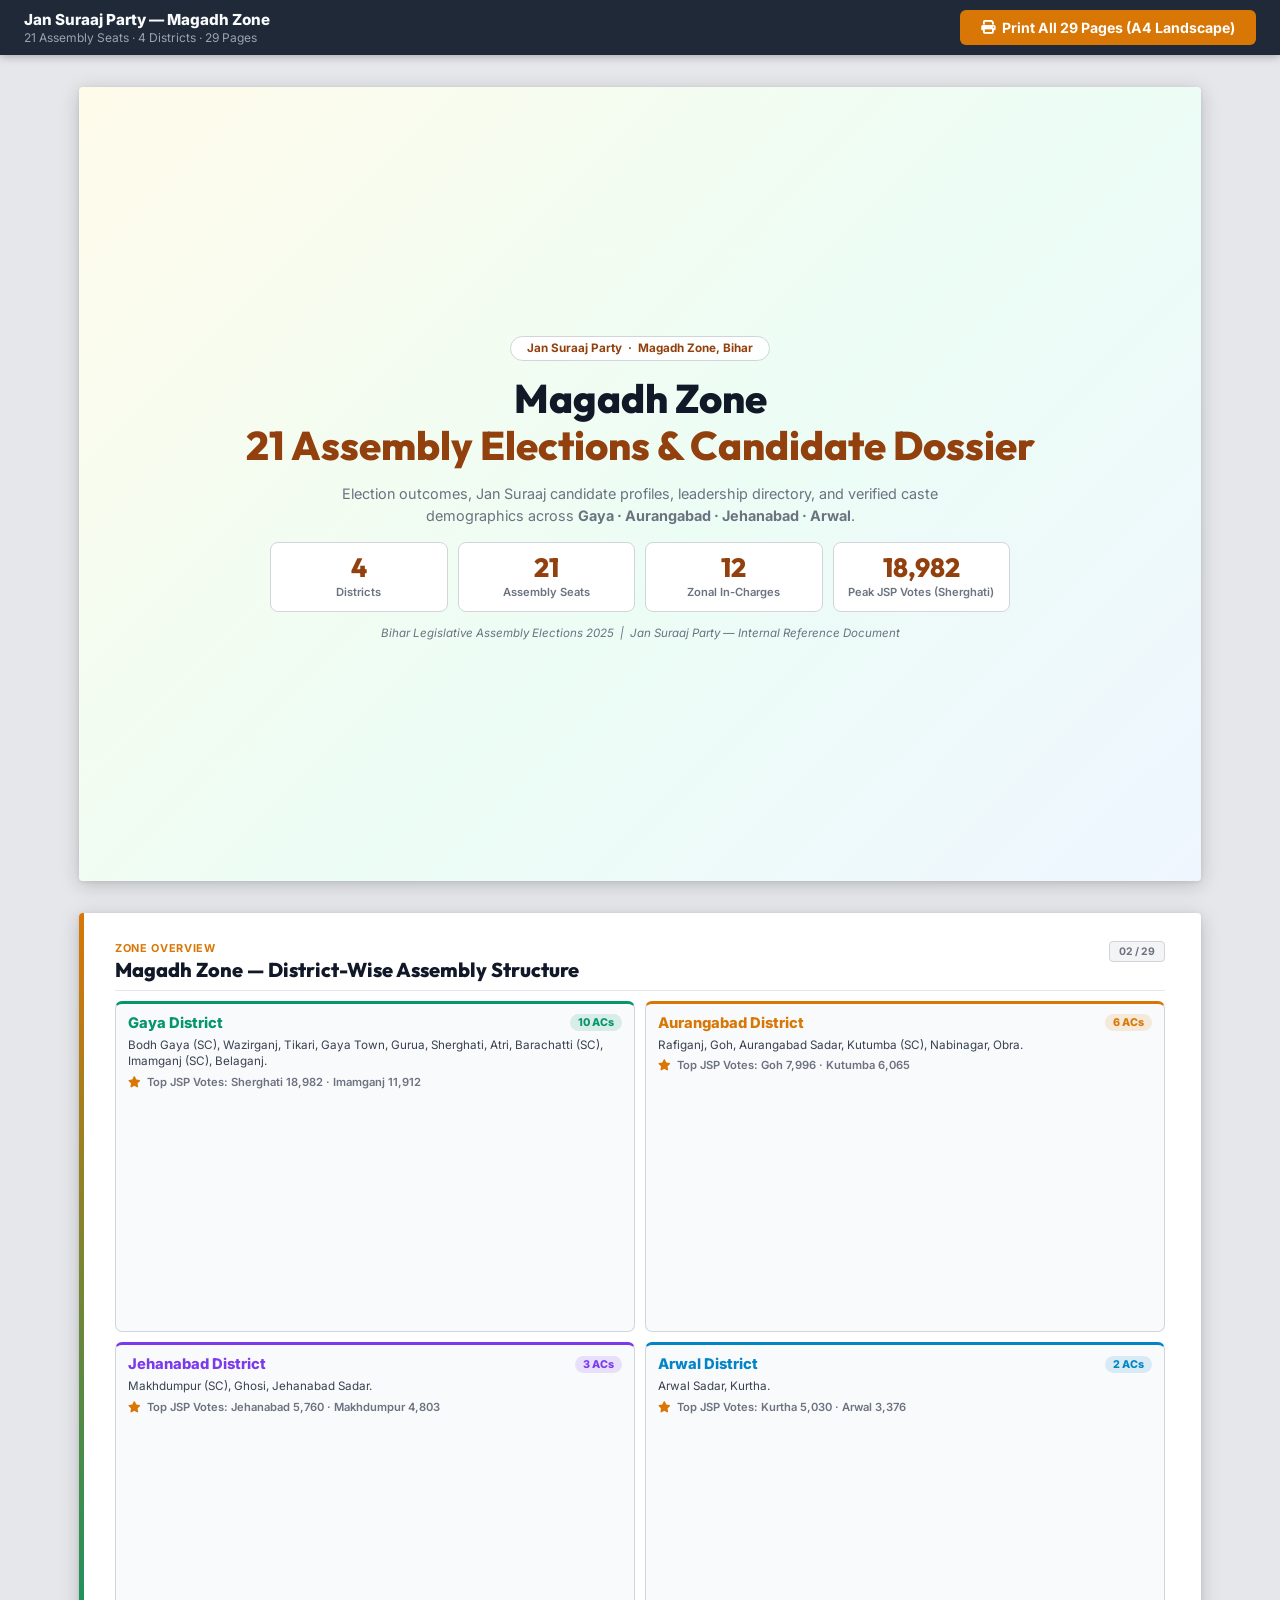
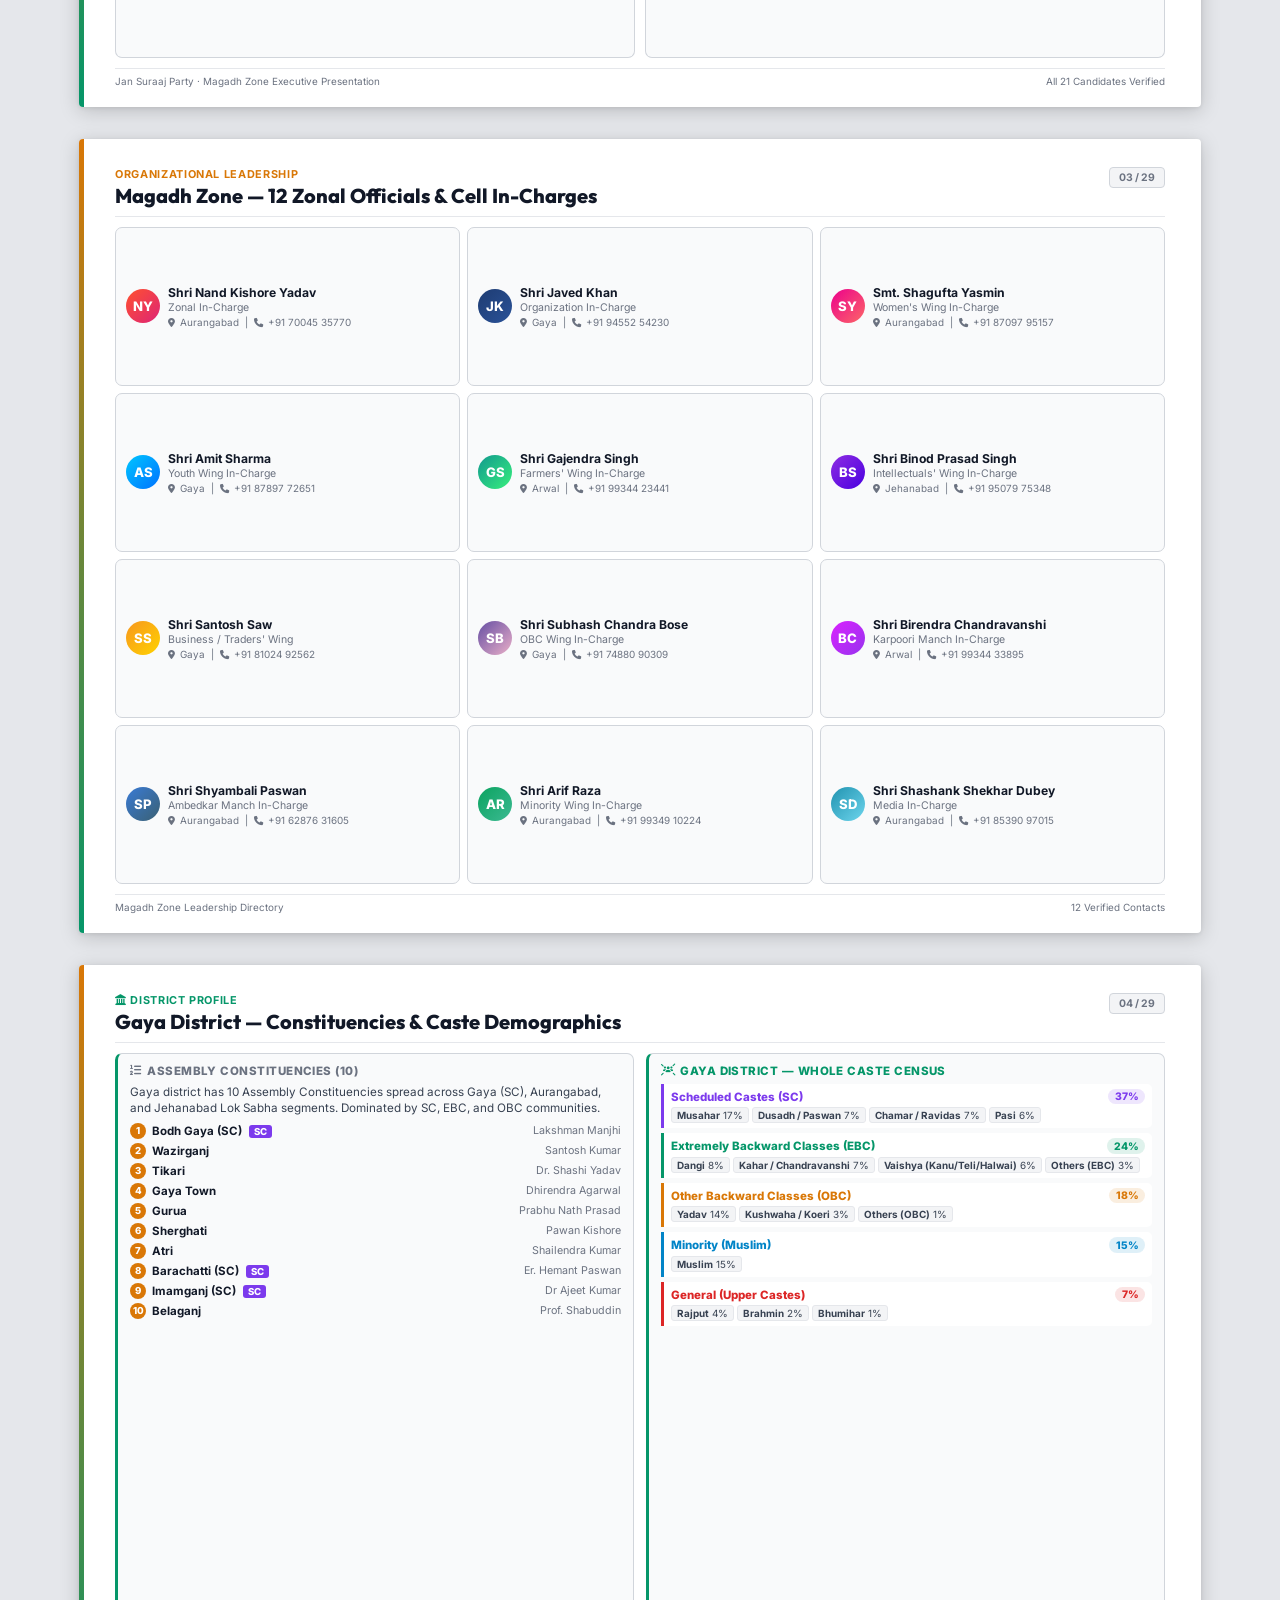
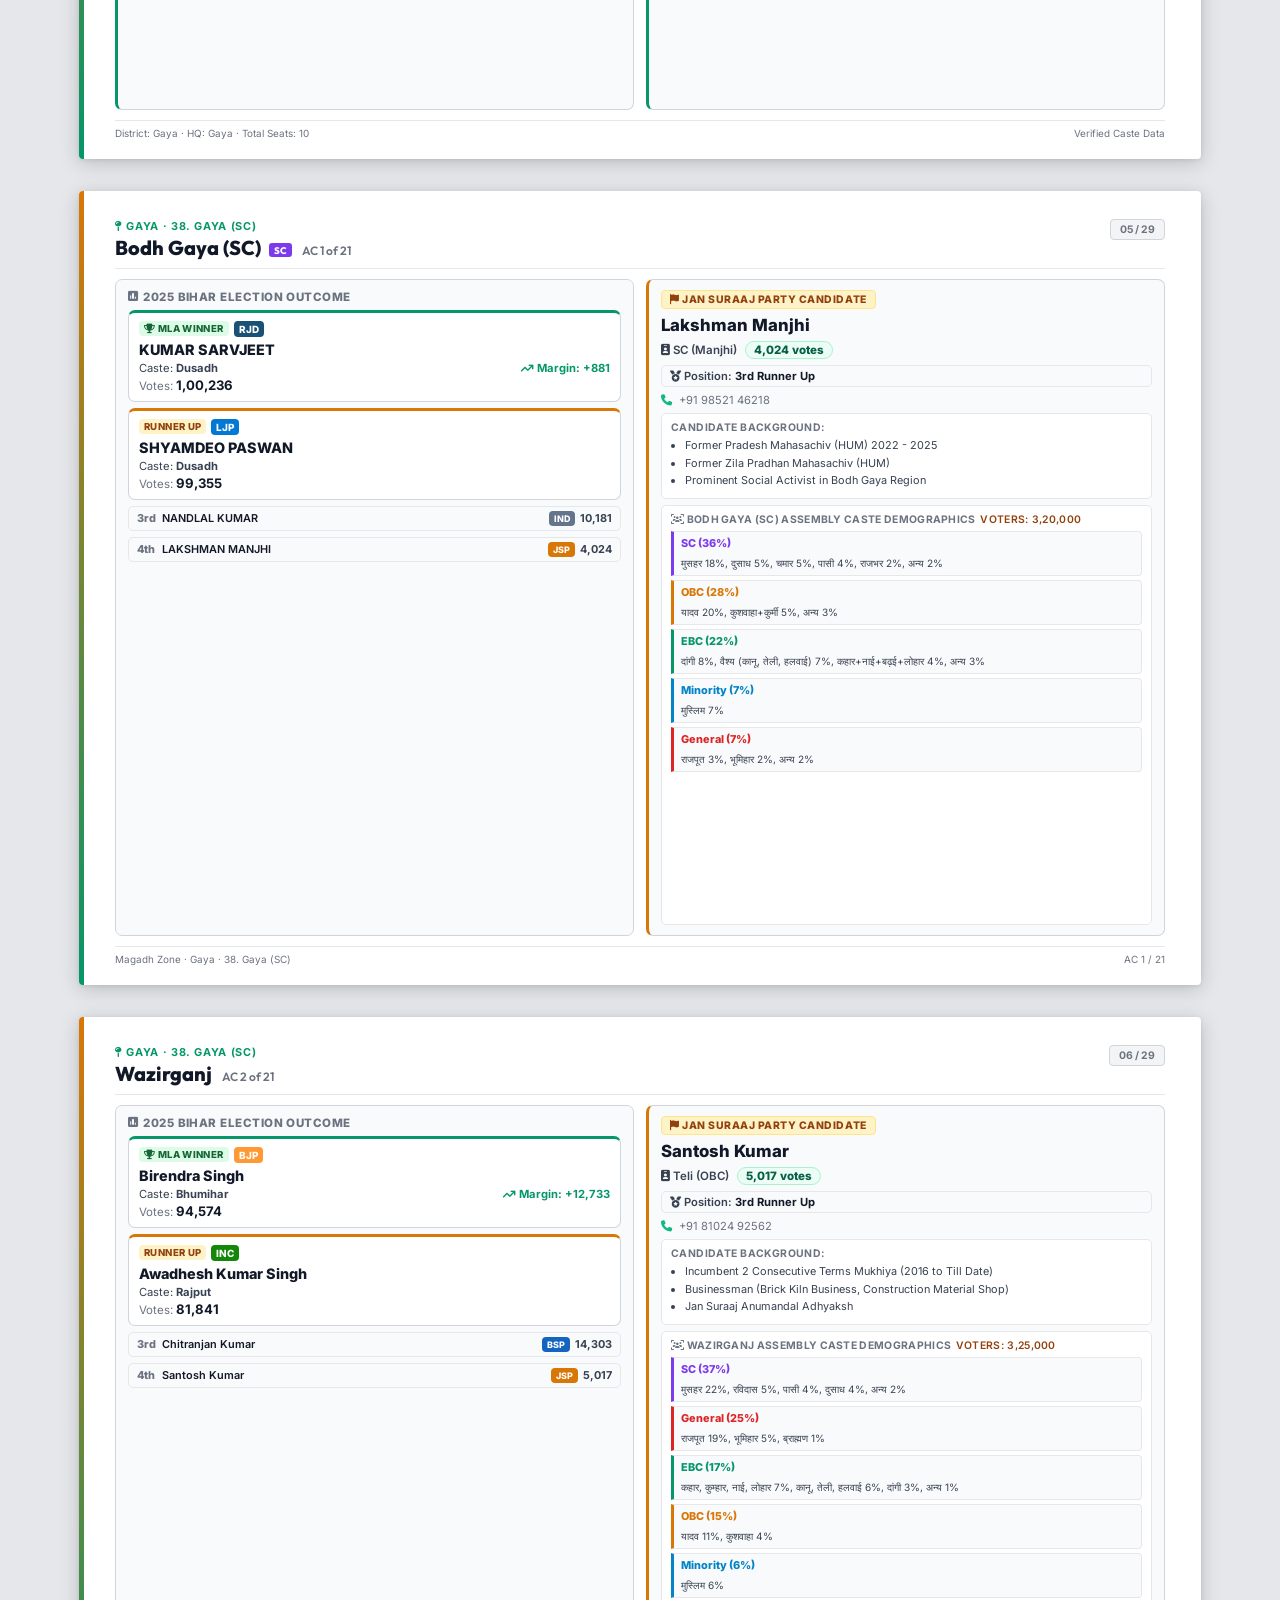
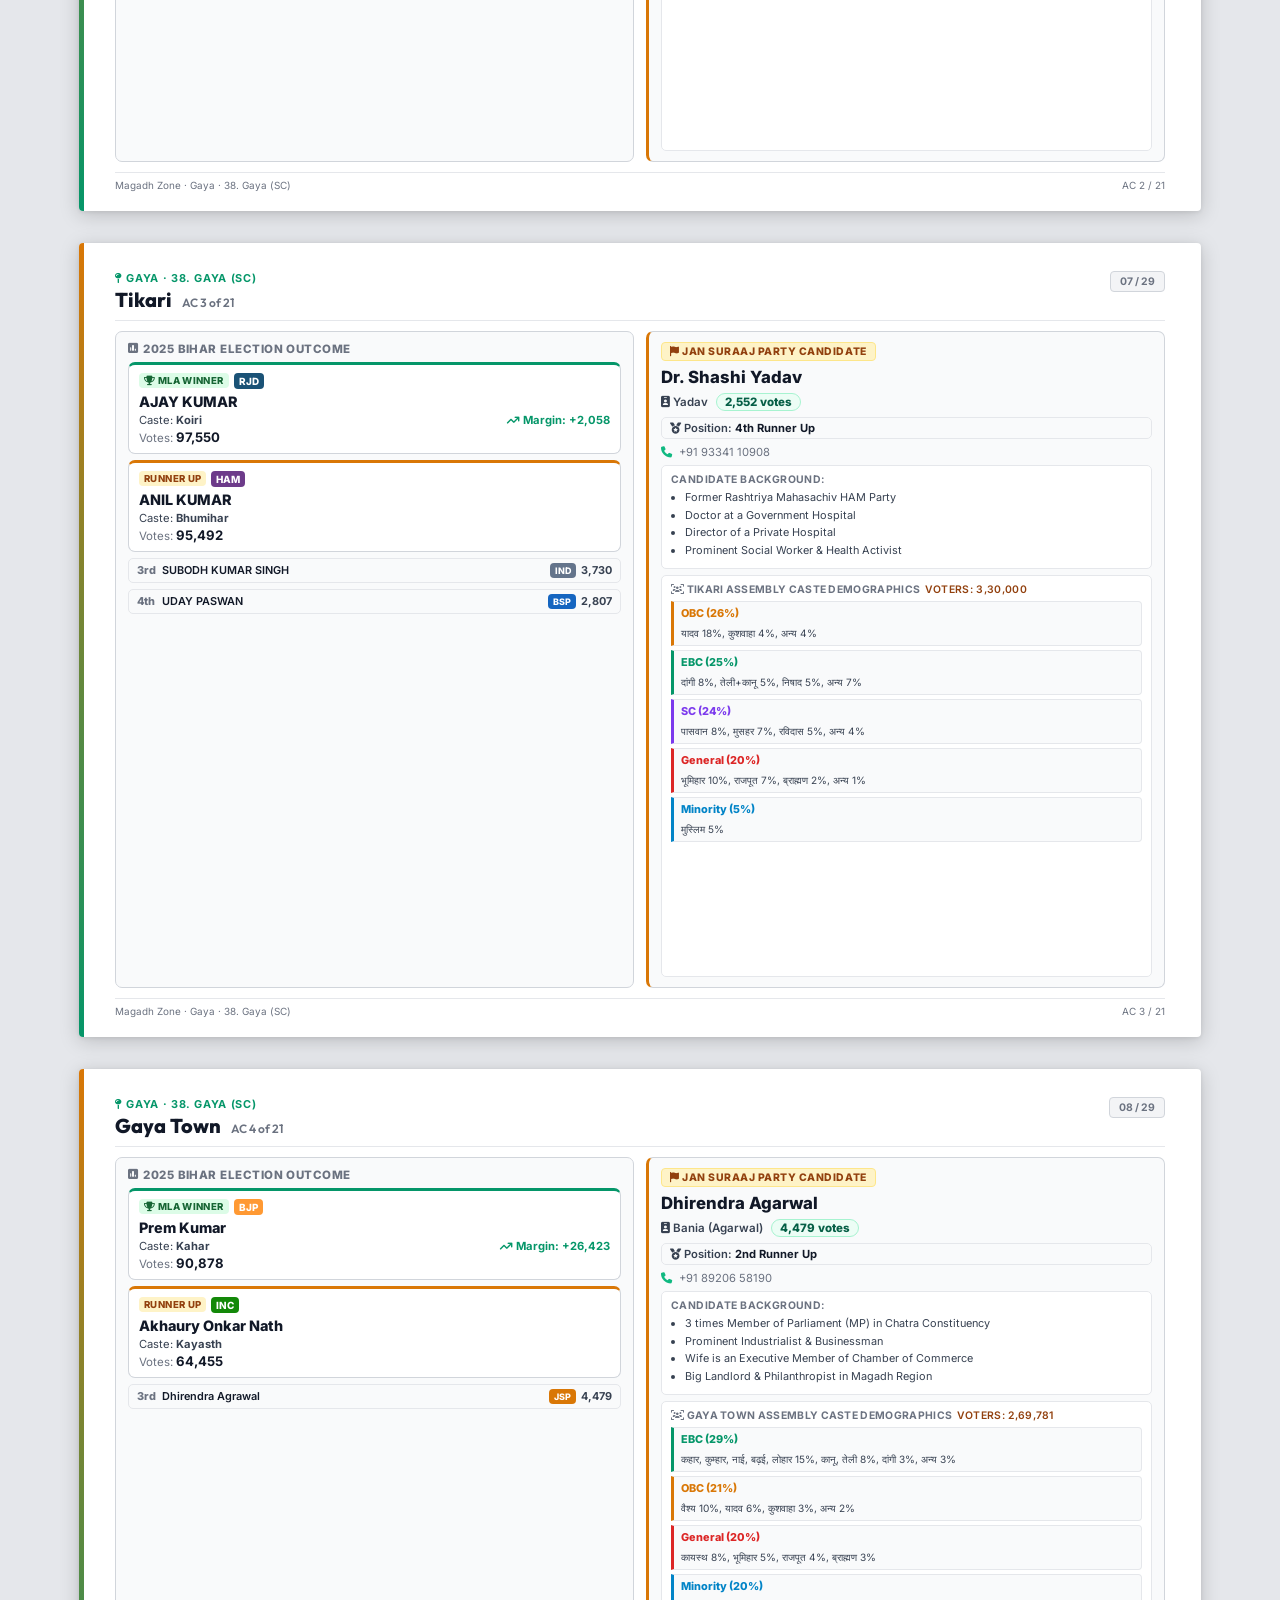
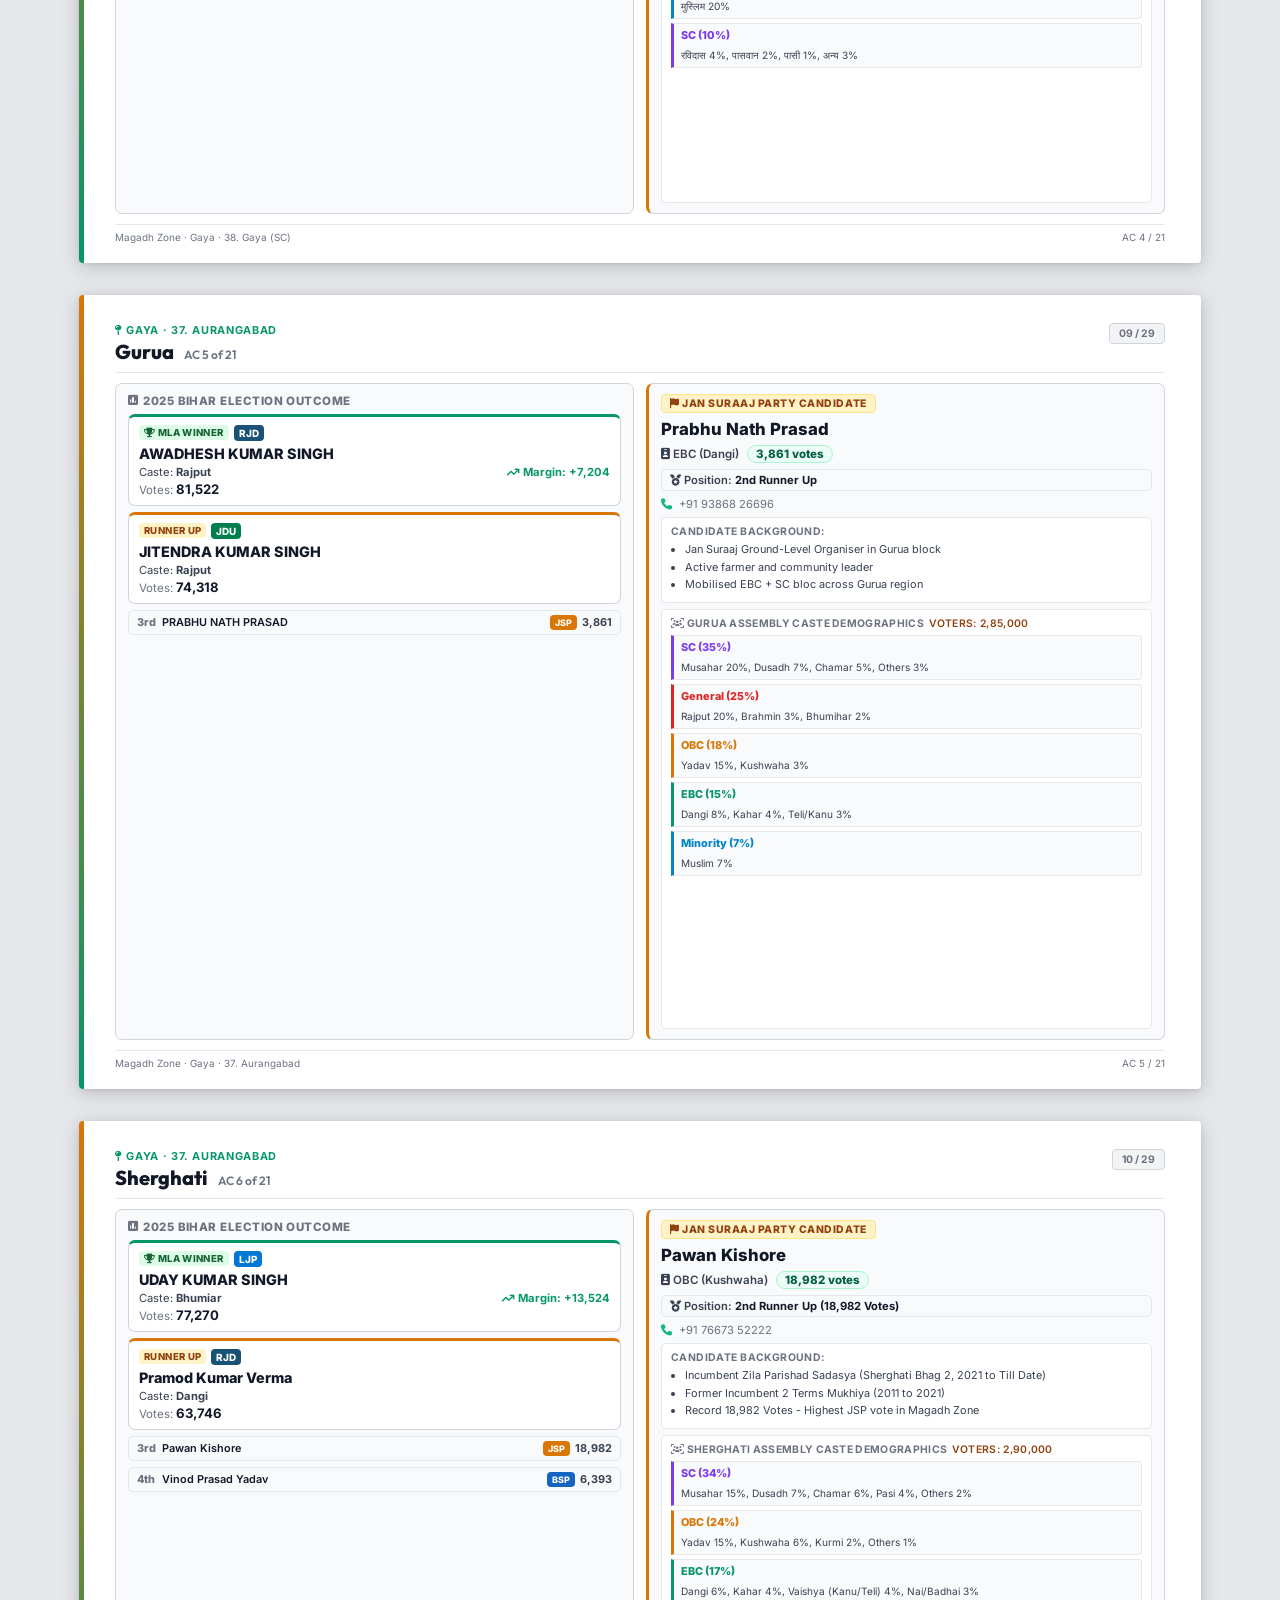
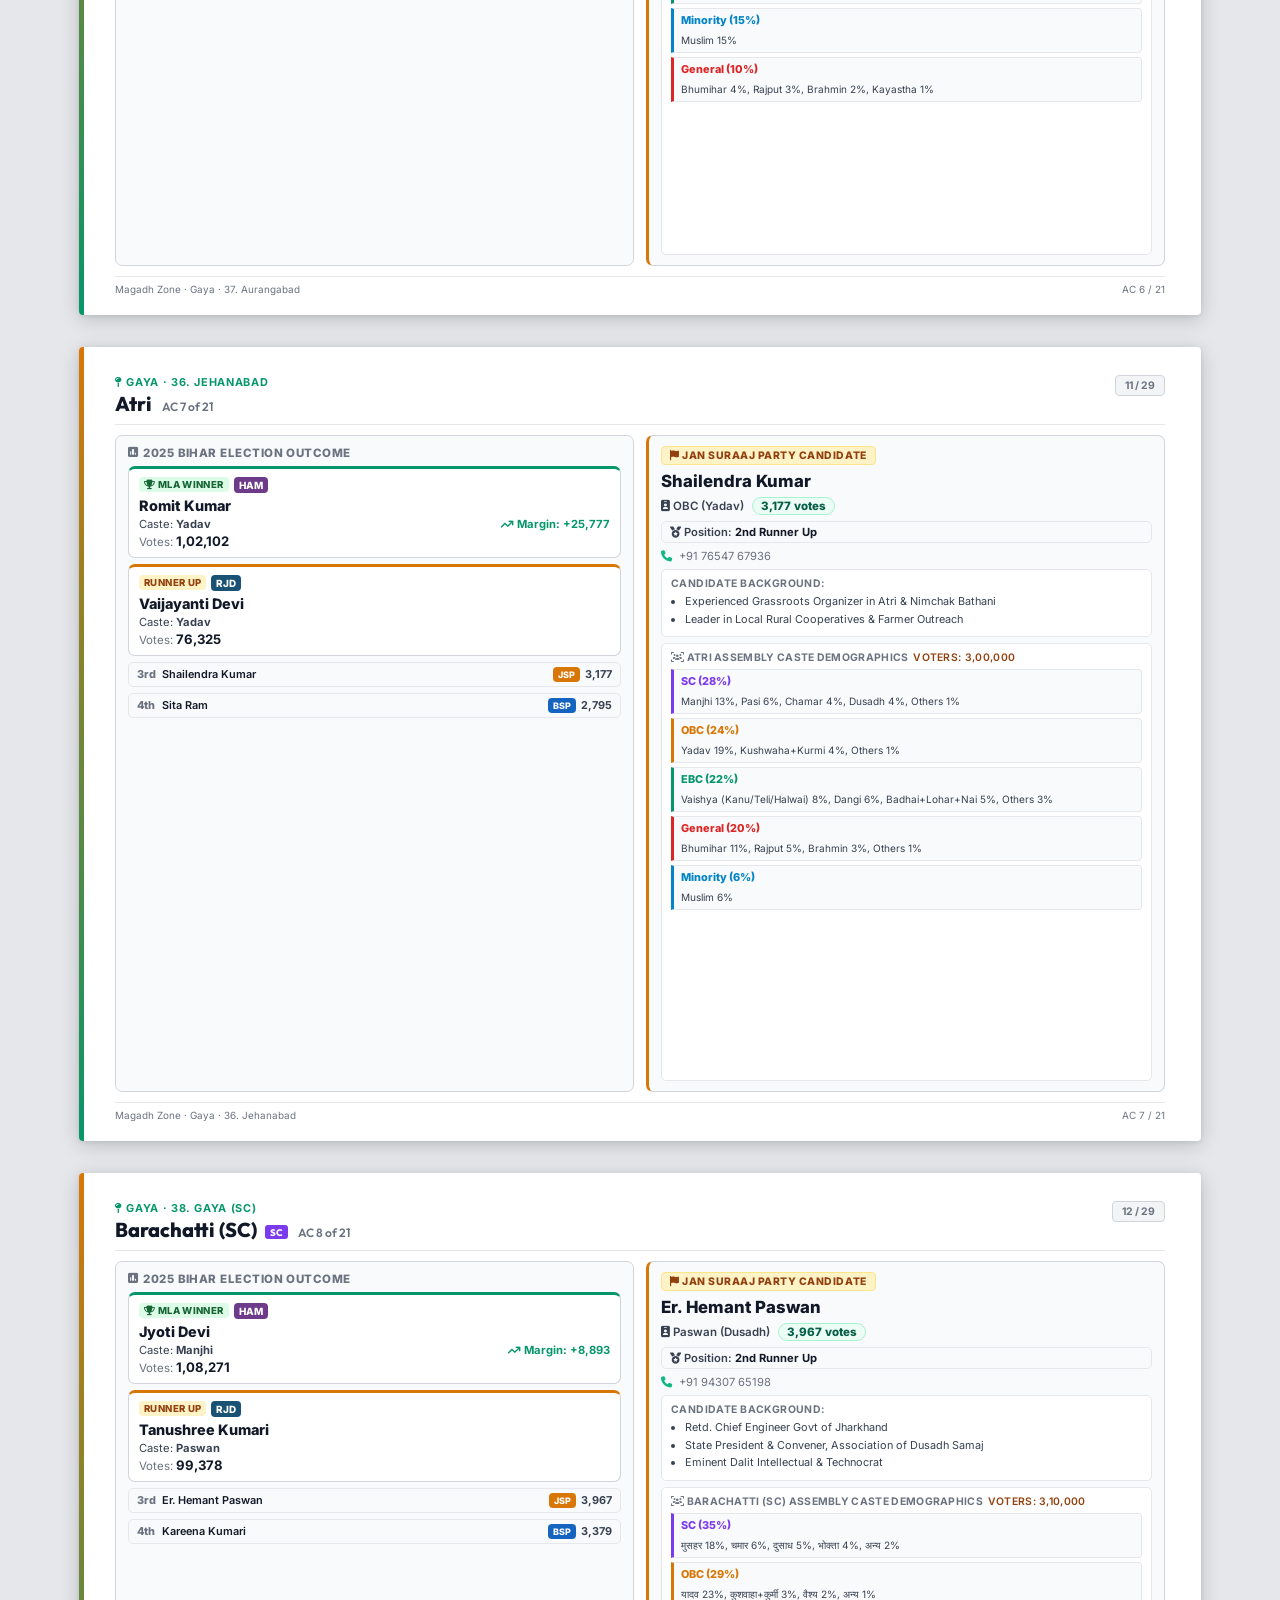
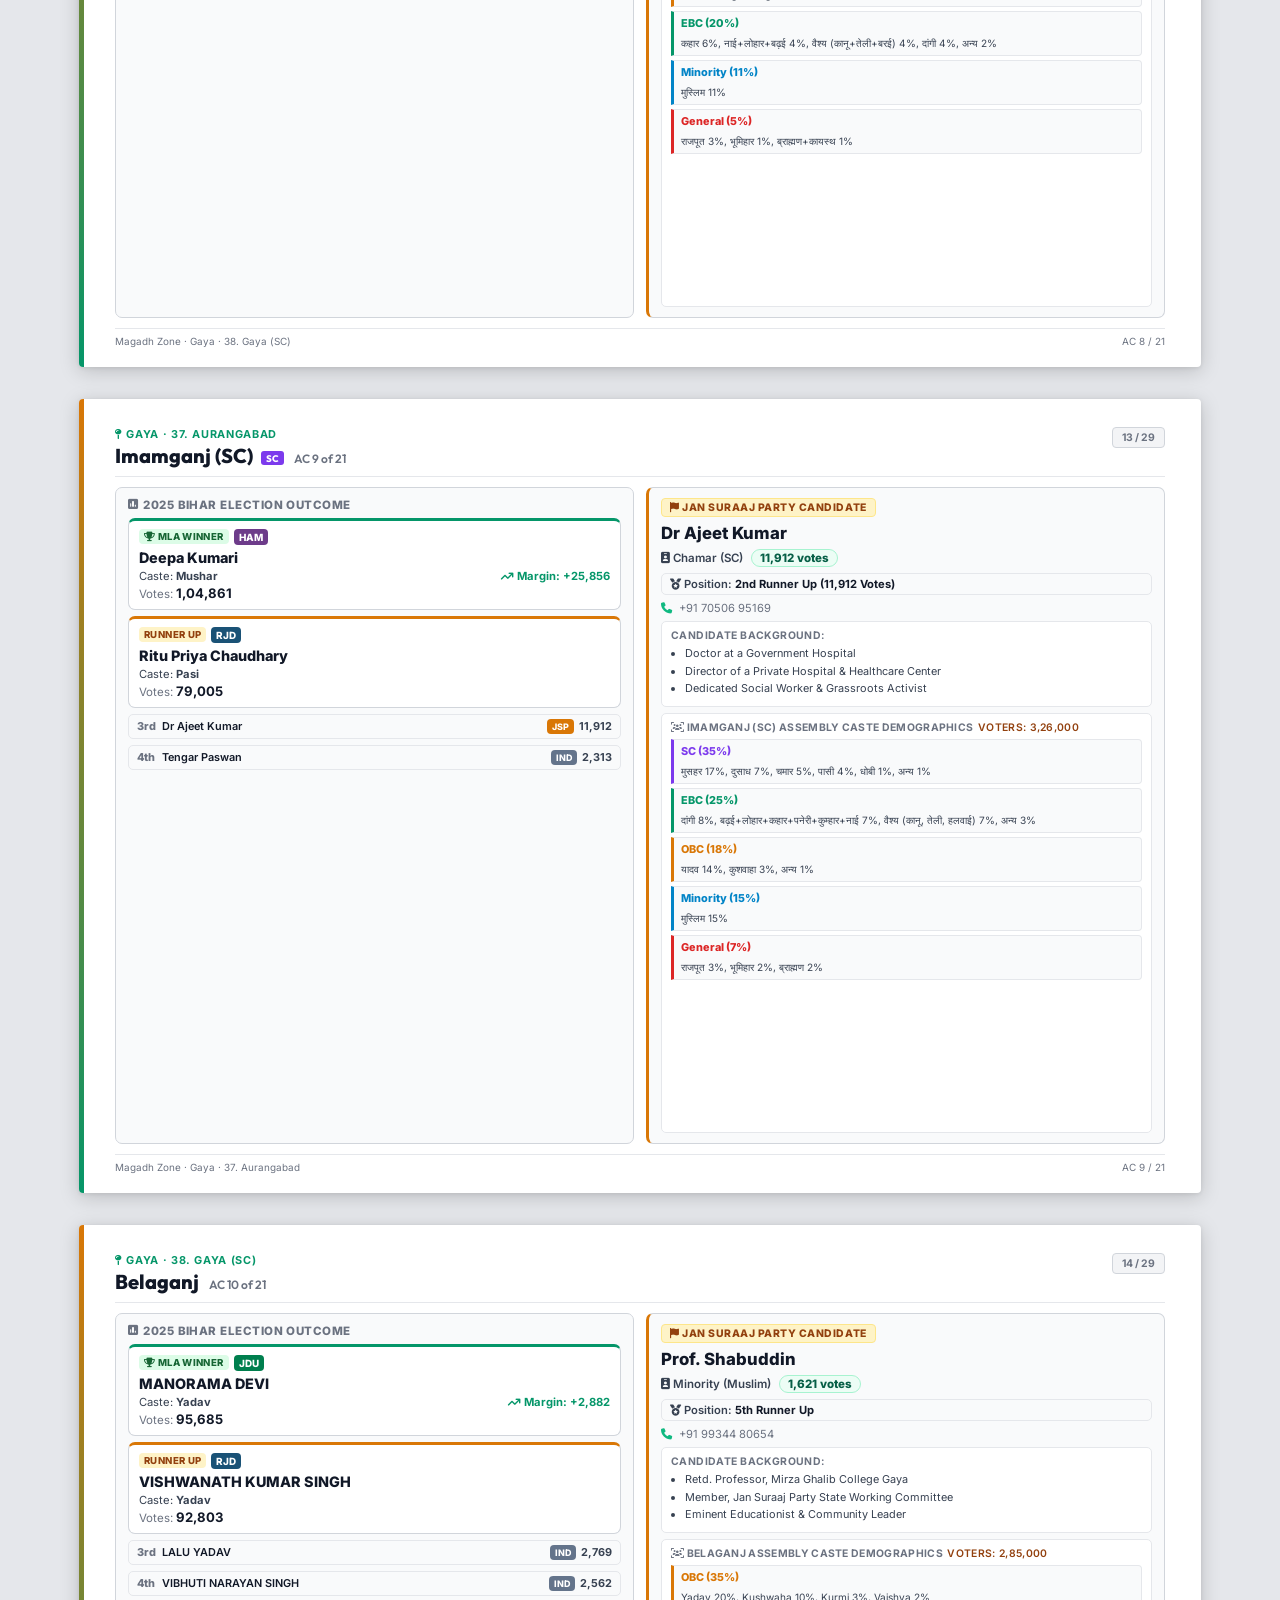
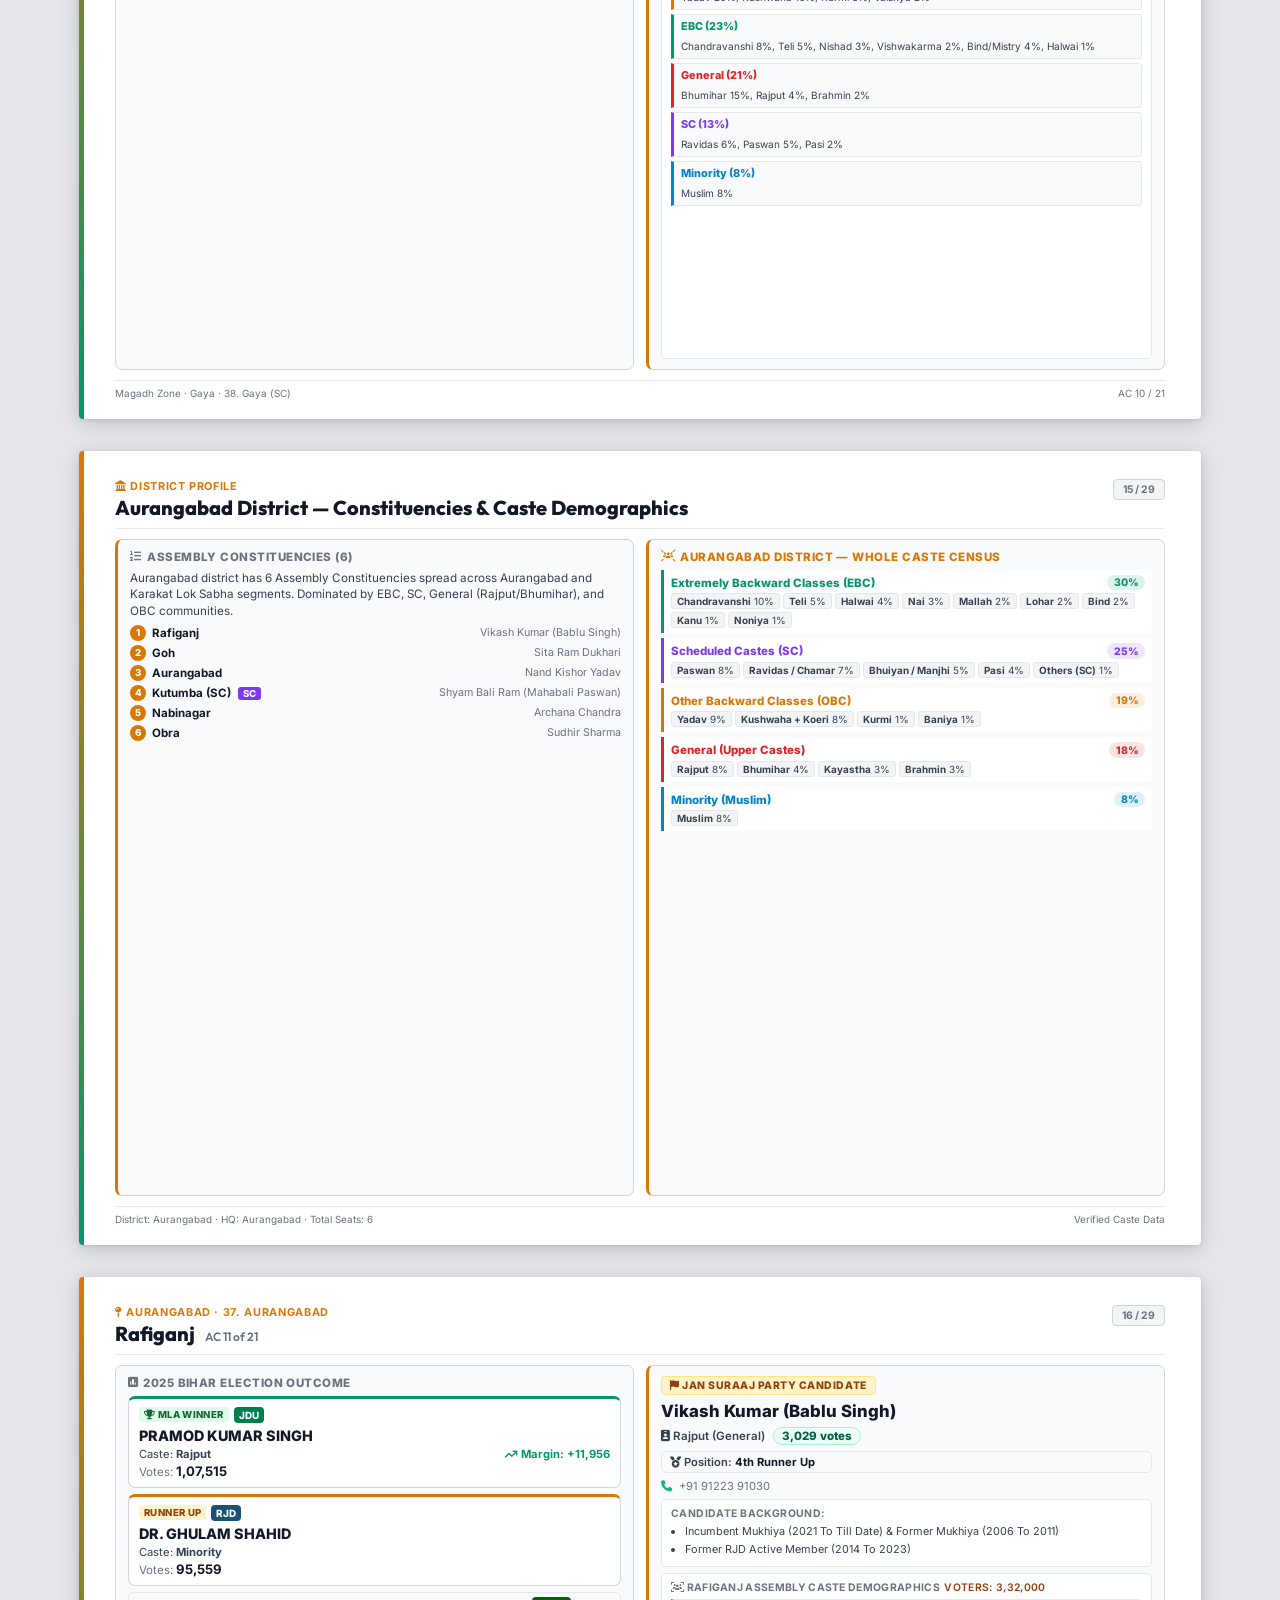
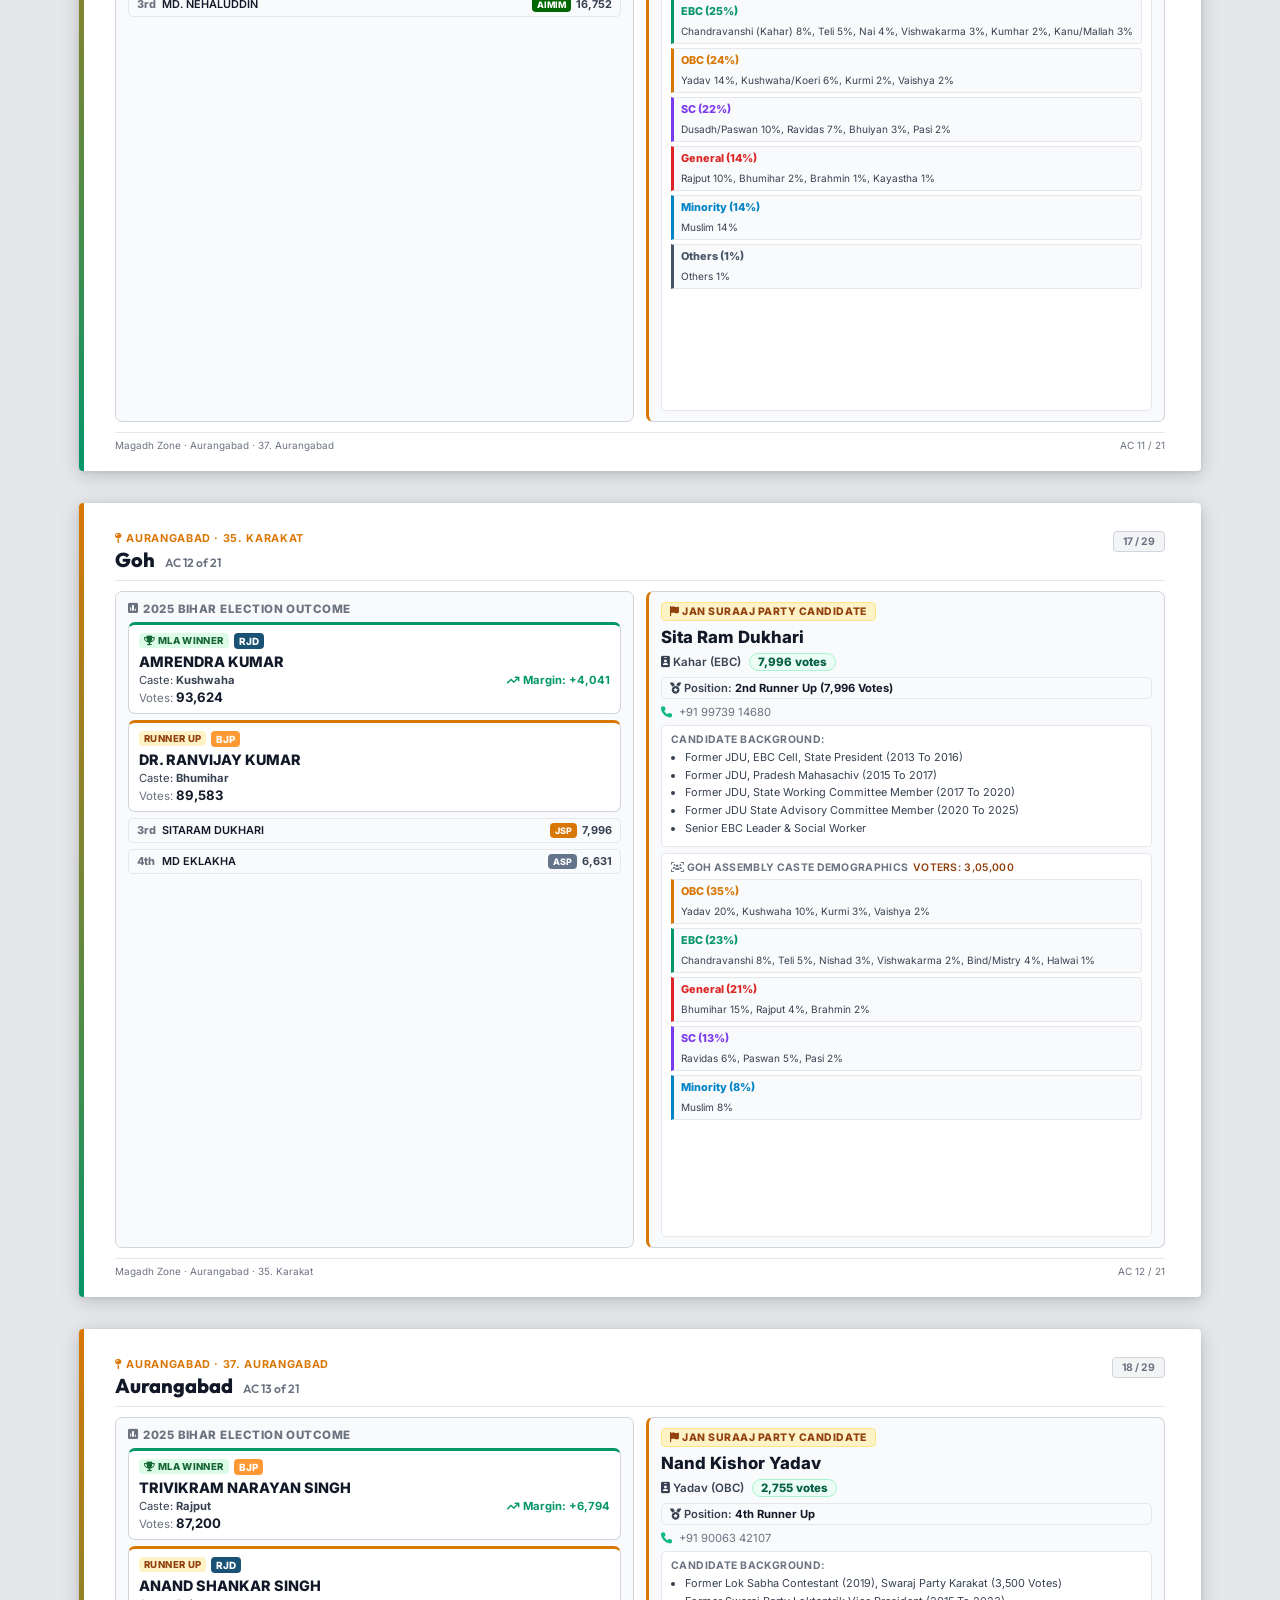
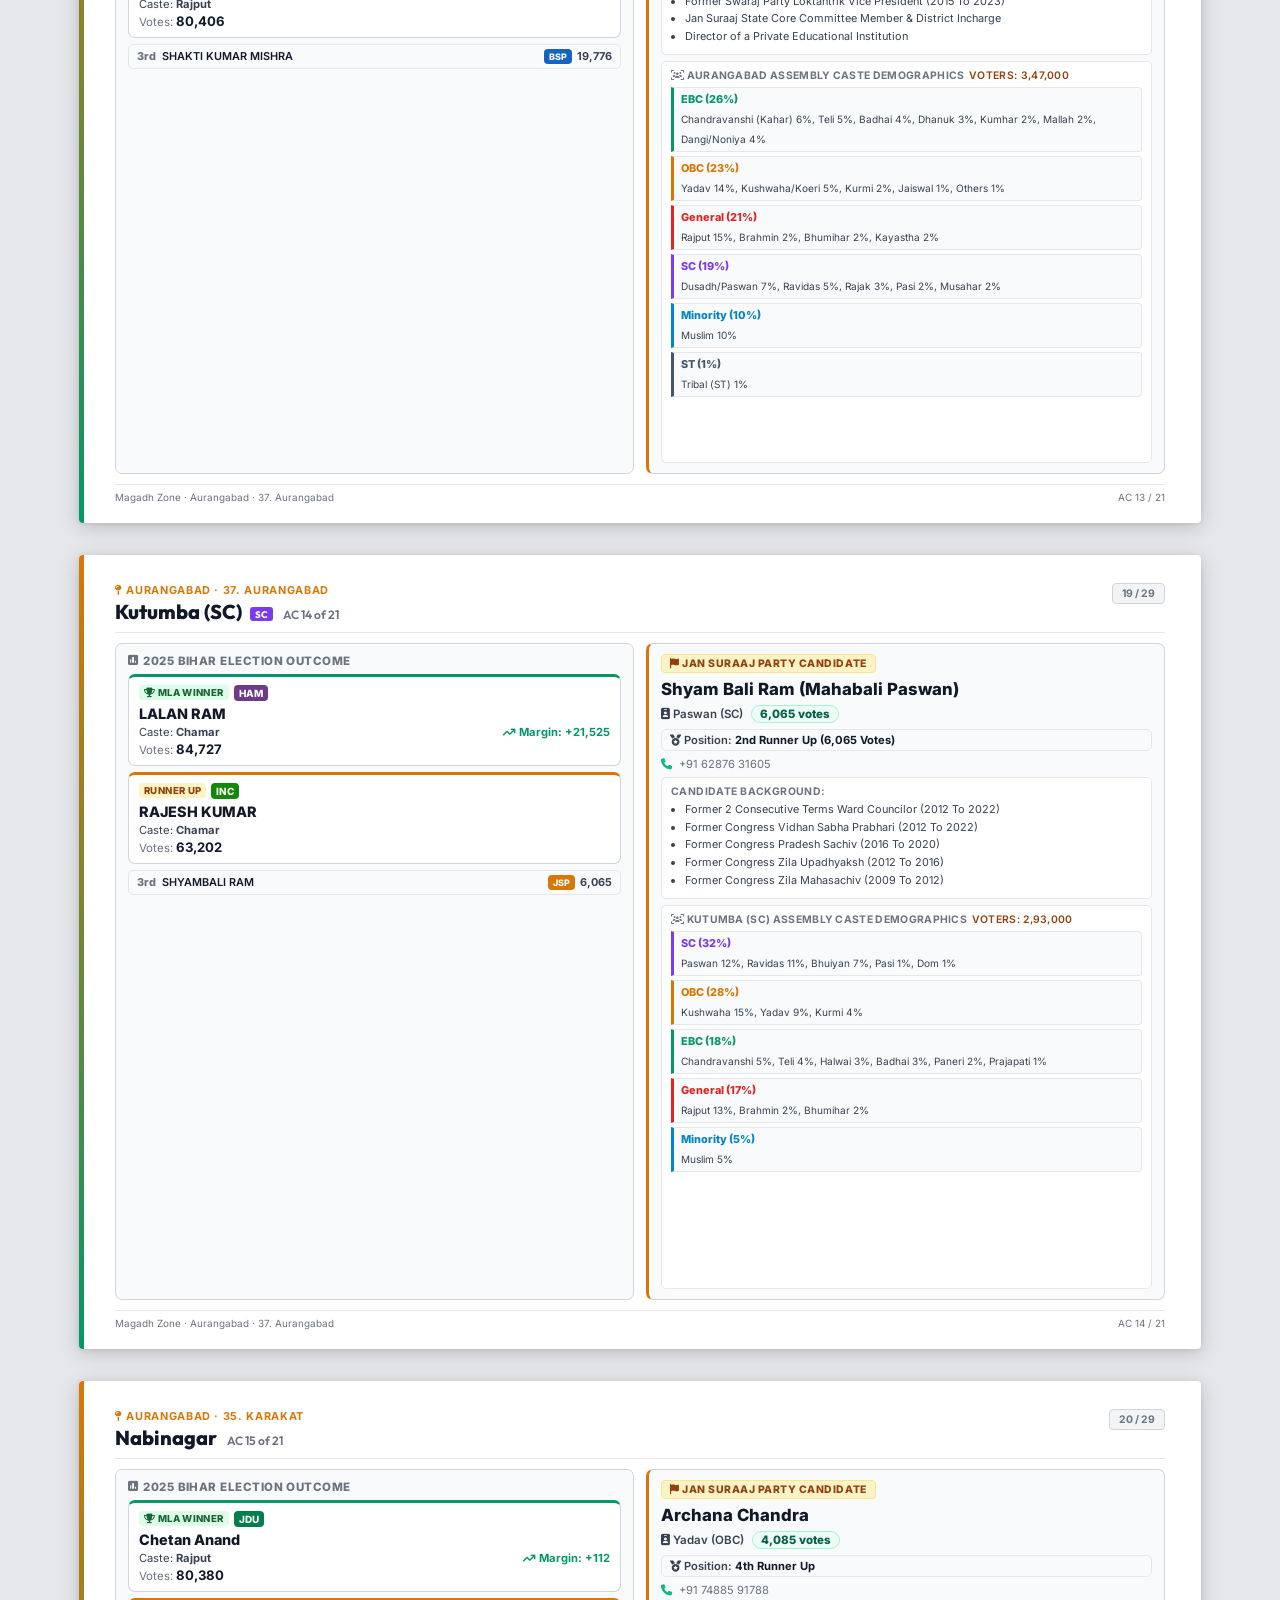
<file: index.html>
<!DOCTYPE html>
<html lang="en">
<head>
  <meta charset="UTF-8">
  <meta name="viewport" content="width=device-width, initial-scale=1.0">
  <title>Jan Suraaj Party – Magadh Zone | 21 Assembly Elections & Candidate Dossier</title>
  <meta name="description" content="Jan Suraaj Party Magadh Zone – 21 Assembly election outcomes, candidate dossiers, leadership directory, and caste demographics. Print-ready A4 landscape document.">
  <link rel="preconnect" href="https://fonts.googleapis.com">
  <link rel="preconnect" href="https://fonts.gstatic.com" crossorigin>
  <link href="https://fonts.googleapis.com/css2?family=Inter:ital,wght@0,400;0,500;0,600;0,700;0,800;1,400&family=Outfit:wght@700;800&display=swap" rel="stylesheet">
  <link rel="stylesheet" href="https://cdnjs.cloudflare.com/ajax/libs/font-awesome/6.5.1/css/all.min.css">
  <link rel="stylesheet" href="ppt.css">
</head>
<body class="static-body">

  <!-- Print Button (hidden in print) -->
  <div class="no-print screen-toolbar">
    <div class="toolbar-brand">
      <span class="tb-title">Jan Suraaj Party — Magadh Zone</span>
      <span class="tb-subtitle">21 Assembly Seats · 4 Districts · 29 Pages</span>
    </div>
    <button onclick="window.print()" class="btn-print">
      <i class="fa-solid fa-print"></i> Print All 29 Pages (A4 Landscape)
    </button>
  </div>

  <!-- All 29 Slides rendered as a continuous static document -->
  <div id="ppt-slides-stage"></div>

  <script src="data.js"></script>
  <script src="ppt.js"></script>
</body>
</html>
</file>
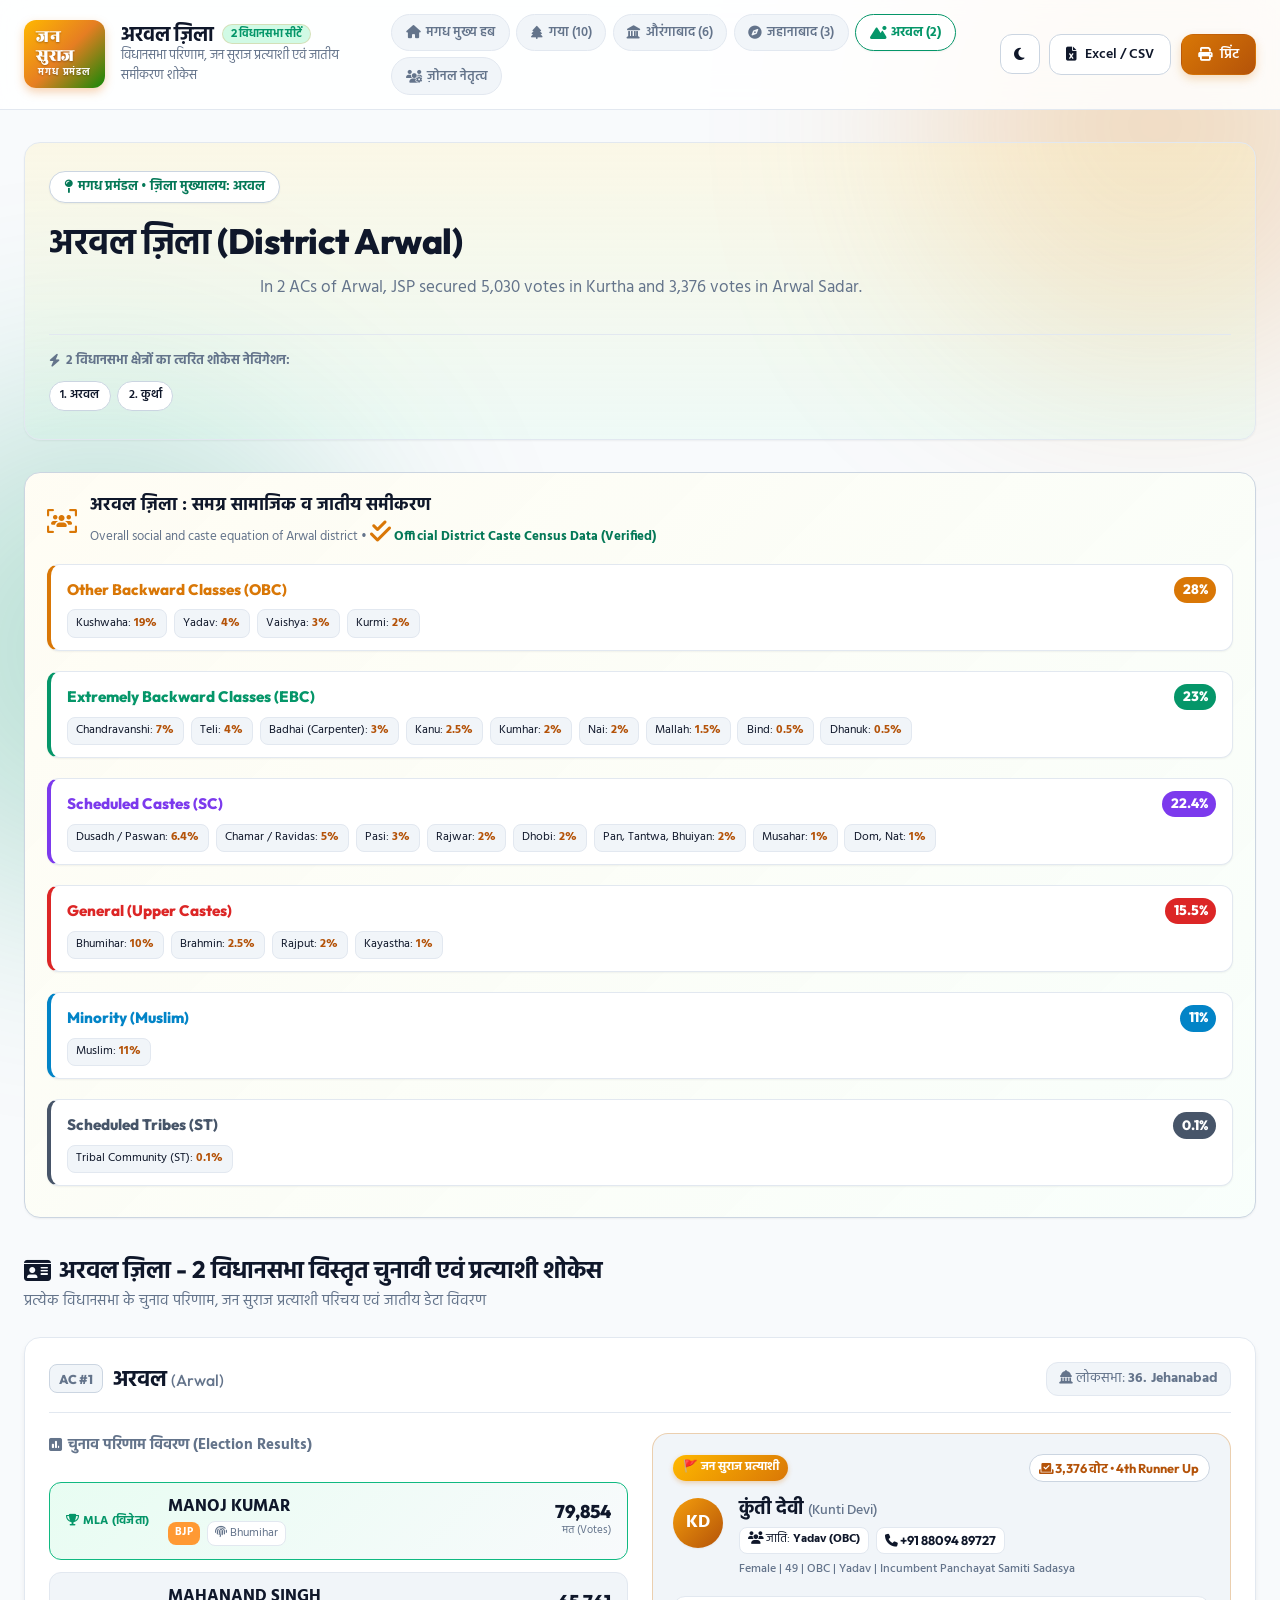
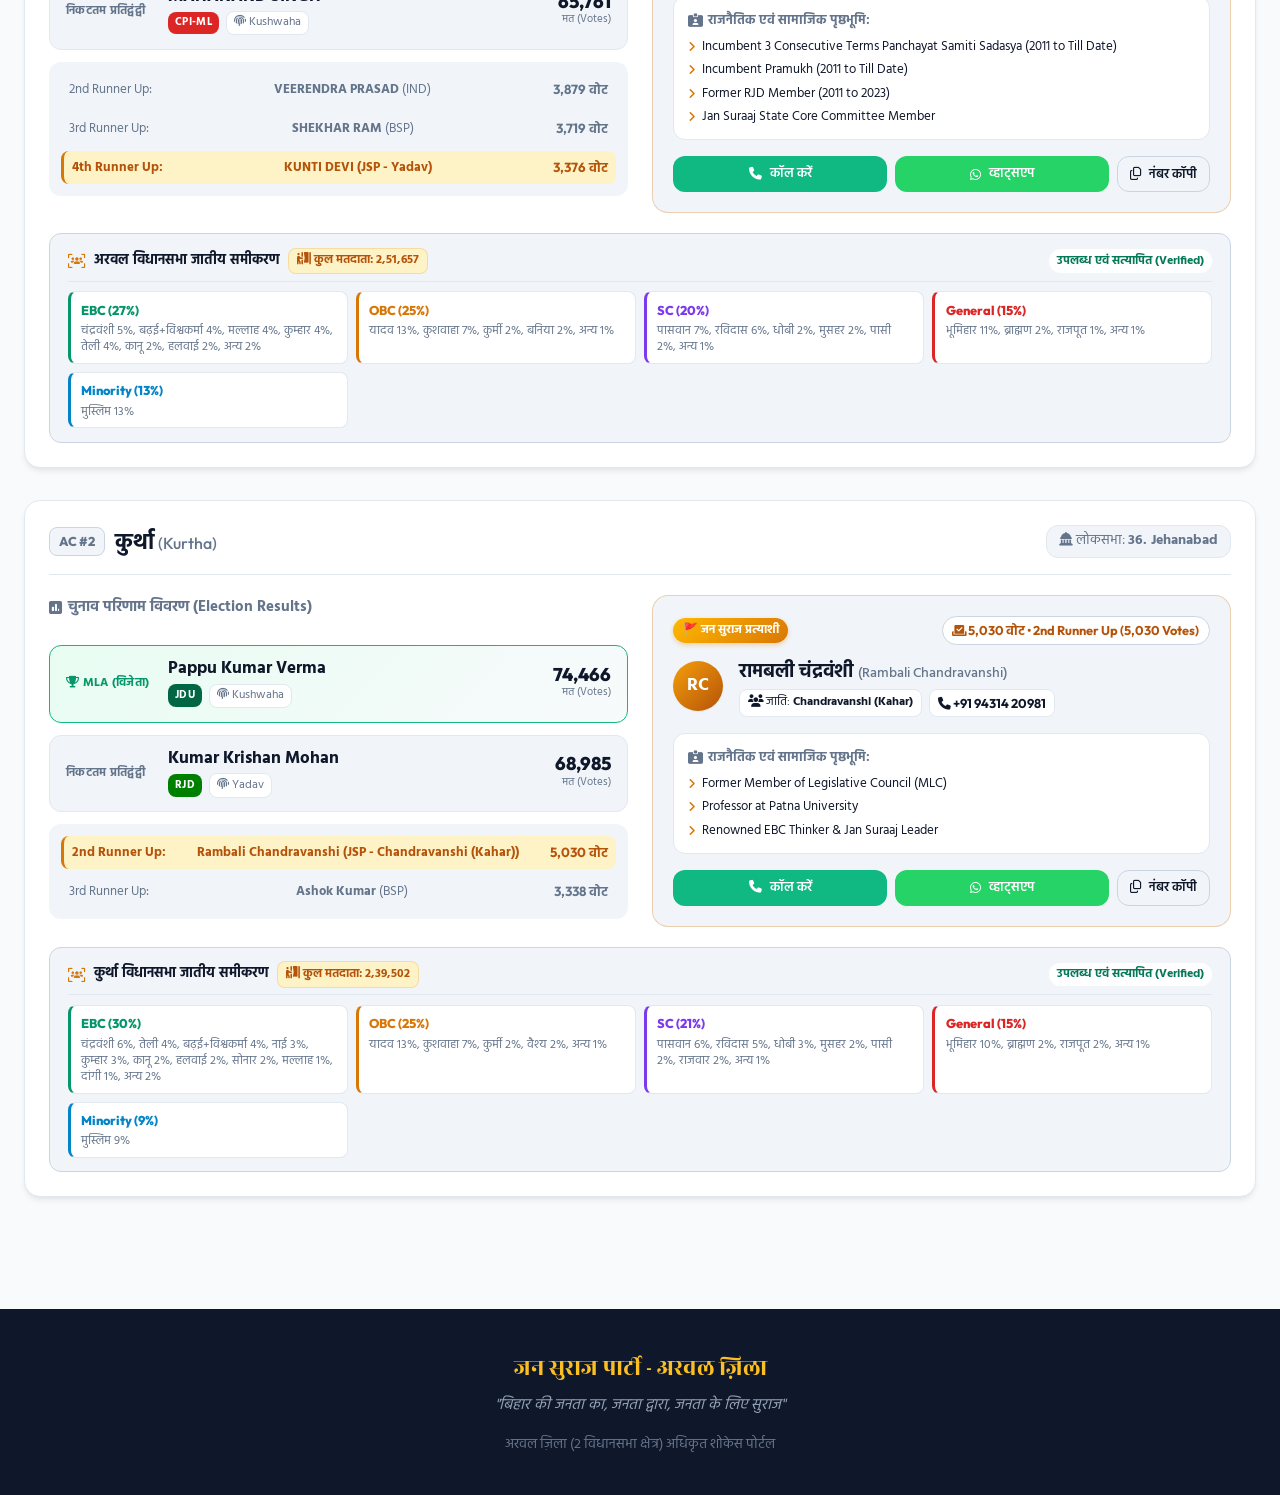
<file: arwal.html>
<!DOCTYPE html>
<html lang="hi" data-theme="light">
<head>
  <meta charset="UTF-8">
  <meta name="viewport" content="width=device-width, initial-scale=1.0">
  <title>अरवल ज़िला (2 ACs) - जन सुराज पार्टी विधानसभा शोकेस एवं जातीय विश्लेषण</title>
  <meta name="description" content="अरवल ज़िले के सभी 2 विधानसभा क्षेत्रों (Arwal, Kurtha) का विस्तृत चुनावी शोकेस, प्रत्याशी प्रोफाइल एवं जातीय समीकरण।">
  <link rel="preconnect" href="https://fonts.googleapis.com">
  <link rel="preconnect" href="https://fonts.gstatic.com" crossorigin>
  <link href="https://fonts.googleapis.com/css2?family=Hind:wght@400;500;600;700&family=Outfit:wght@400;500;600;700;800&family=Rozha+One&display=swap" rel="stylesheet">
  <link rel="stylesheet" href="https://cdnjs.cloudflare.com/ajax/libs/font-awesome/6.5.1/css/all.min.css">
  <link rel="stylesheet" href="style.css">
</head>
<body data-district="arwal">

  <!-- Toast Notification Container -->
  <div id="toast-container" class="toast-container" aria-live="polite"></div>

  <!-- Decorative Glows -->
  <div class="bg-glow bg-glow-1"></div>
  <div class="bg-glow bg-glow-2"></div>

  <!-- Site Navigation Header -->
  <header class="site-header">
    <div class="header-container">
      <div class="brand-wrapper">
        <a href="index.html" class="brand-logo-badge" style="text-decoration: none;">
          <span class="logo-text-hi">जन सुराज</span>
          <span class="logo-sub">मगध प्रमंडल</span>
        </a>
        <div class="brand-info">
          <h1 class="brand-title">अरवल ज़िला <span class="badge-tag" style="background: var(--color-arwal-bg); color: var(--color-arwal);">2 विधानसभा सीटें</span></h1>
          <p class="brand-subtitle">विधानसभा परिणाम, जन सुराज प्रत्याशी एवं जातीय समीकरण शोकेस</p>
        </div>
      </div>

      <!-- Navigation Tabs -->
      <nav class="main-nav-links">
        <a href="index.html" class="nav-tab"><i class="fa-solid fa-house"></i> मगध मुख्य हब</a>
        <a href="gaya.html" class="nav-tab"><i class="fa-solid fa-tree"></i> गया (10)</a>
        <a href="aurangabad.html" class="nav-tab"><i class="fa-solid fa-landmark"></i> औरंगाबाद (6)</a>
        <a href="jehanabad.html" class="nav-tab"><i class="fa-solid fa-compass"></i> जहानाबाद (3)</a>
        <a href="arwal.html" class="nav-tab active-tab" style="border-color: var(--color-arwal); color: var(--color-arwal);"><i class="fa-solid fa-mountain-sun"></i> अरवल (2)</a>
        <a href="index.html#zonal-leadership" class="nav-tab"><i class="fa-solid fa-users-gear"></i> ज़ोनल नेतृत्व</a>
      </nav>

      <div class="header-actions">
        <button id="theme-toggle-btn" class="btn btn-outline btn-icon" title="थीम बदलें" aria-label="Toggle Theme">
          <i class="fa-solid fa-moon"></i>
        </button>
        <button id="export-district-csv" class="btn btn-outline" title="अरवल ज़िले की CSV डाउनलोड करें">
          <i class="fa-solid fa-file-excel"></i>
          <span>Excel / CSV</span>
        </button>
        <button id="print-district-btn" class="btn btn-primary" title="प्रिंट शोकेस">
          <i class="fa-solid fa-print"></i>
          <span>प्रिंट</span>
        </button>
      </div>
    </div>
  </header>

  <!-- Main Content Container -->
  <main class="main-content">

    <!-- District Overview Banner -->
    <section class="hero-banner district-hero">
      <div class="district-hero-top">
        <span class="hero-badge"><i class="fa-solid fa-map-pin"></i> मगध प्रमंडल • ज़िला मुख्यालय: अरवल</span>
        <h2 id="district-title" class="hero-heading">अरवल ज़िला (District Arwal)</h2>
        <p id="district-summary-text" class="hero-desc">
          अरवल जिले के सभी 2 विधानसभा क्षेत्रों (अरवल सदर, कुर्था) का विस्तृत चुनावी शोकेस व विश्लेषण।
        </p>
      </div>

      <!-- Quick AC Jump Links -->
      <div class="ac-quick-jump-bar">
        <span class="jump-label"><i class="fa-solid fa-bolt"></i> 2 विधानसभा क्षेत्रों का त्वरित शोकेस नेविगेशन:</span>
        <div class="jump-pills">
          <a href="#ac-arwal-ac" class="jump-pill">1. अरवल</a>
          <a href="#ac-kurtha" class="jump-pill">2. कुर्था</a>
        </div>
      </div>
    </section>

    <!-- Whole District Caste Demographics Showcase Box -->
    <section id="district-caste-container" class="district-caste-section">
      <!-- Injected via district-common.js -->
    </section>

    <div class="section-header" style="text-align: left; margin-bottom: 1.5rem;">
      <h3 class="section-title" style="justify-content: flex-start;">
        <i class="fa-solid fa-id-card"></i> अरवल ज़िला - 2 विधानसभा विस्तृत चुनावी एवं प्रत्याशी शोकेस
      </h3>
      <p class="section-subtitle">प्रत्येक विधानसभा के चुनाव परिणाम, जन सुराज प्रत्याशी परिचय एवं जातीय डेटा विवरण</p>
    </div>

    <!-- Assembly Constituencies Dossiers -->
    <section id="ac-cards-container" class="ac-cards-stack">
      <!-- Injected via district-common.js -->
    </section>

  </main>

  <!-- Footer -->
  <footer class="site-footer">
    <div class="footer-container">
      <div class="footer-brand">
        <span class="footer-logo">जन सुराज पार्टी - अरवल ज़िला</span>
        <span class="footer-slogan">"बिहार की जनता का, जनता द्वारा, जनता के लिए सुराज"</span>
      </div>
      <div class="footer-info">
        <p>अरवल ज़िला (2 विधानसभा क्षेत्र) अधिकृत शोकेस पोर्टल</p>
      </div>
    </div>
  </footer>

  <script src="data.js"></script>
  <script src="district-common.js"></script>
</body>
</html>
</file>
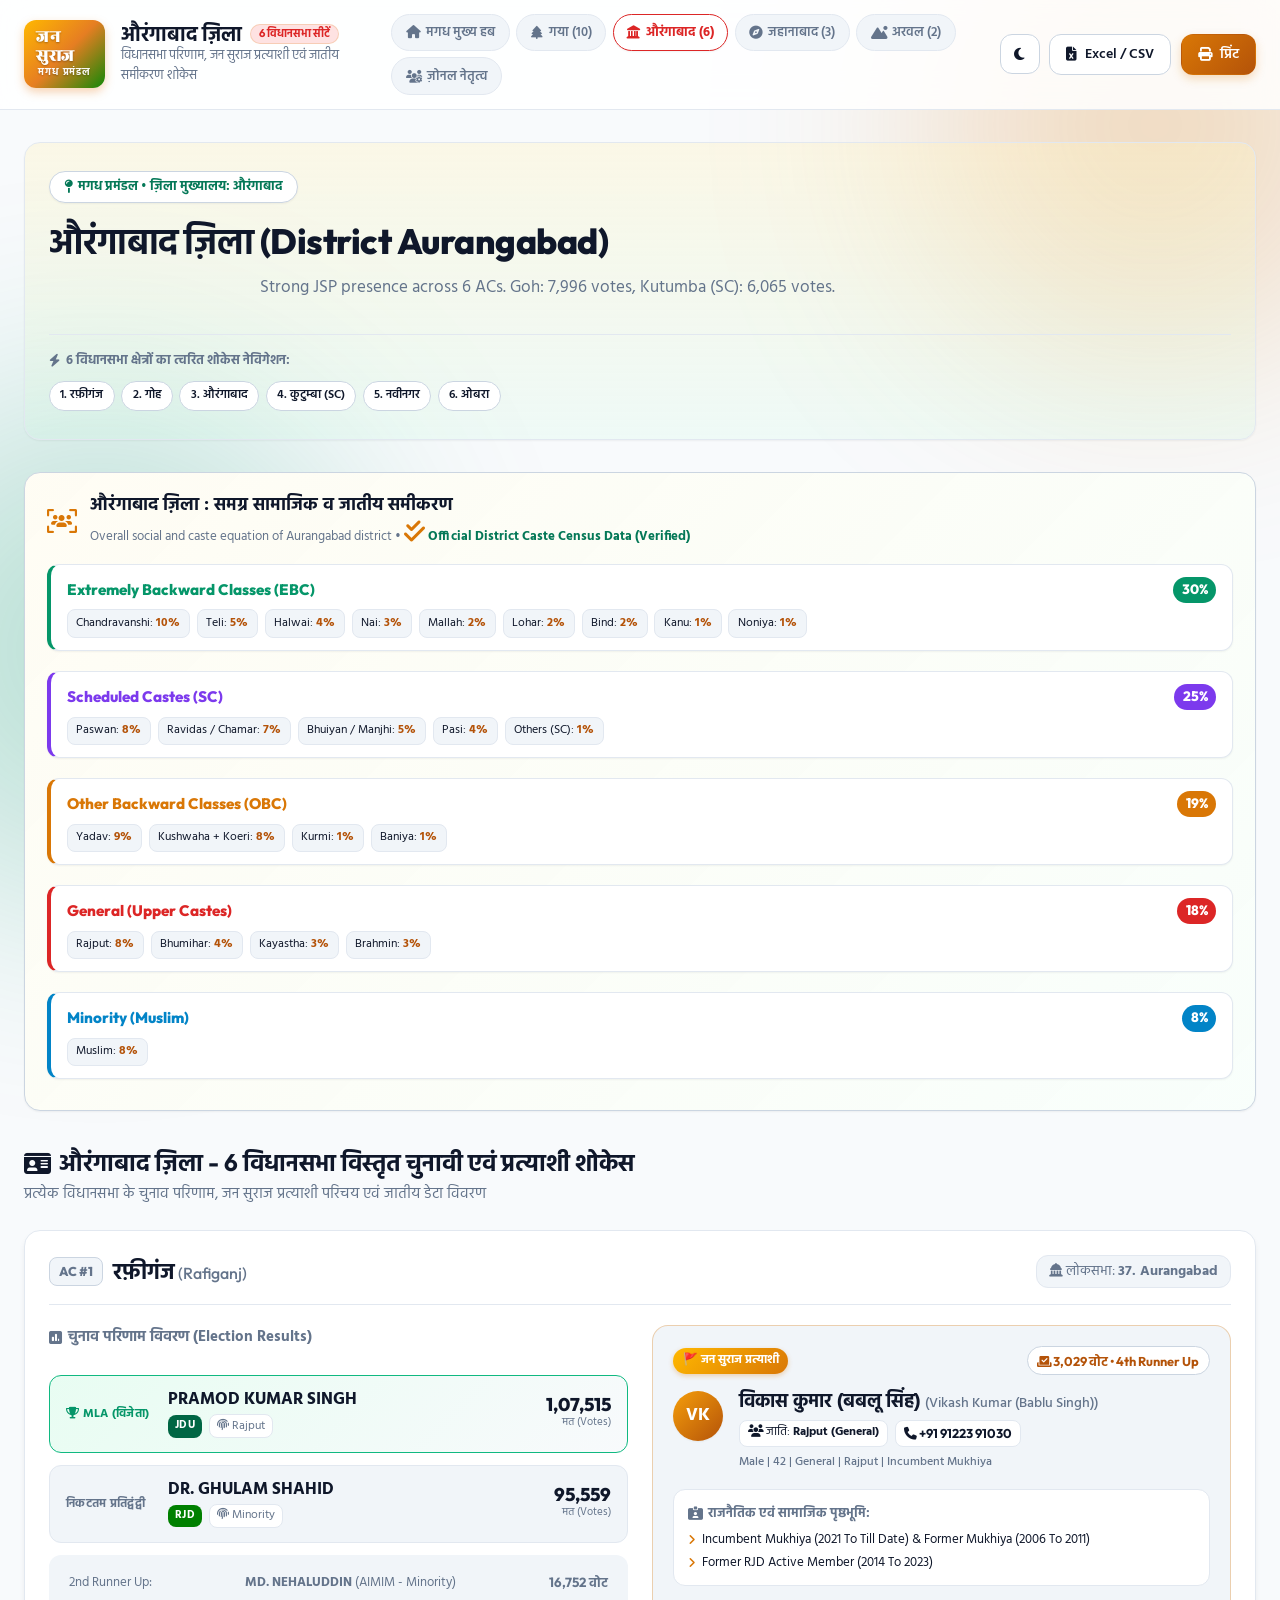
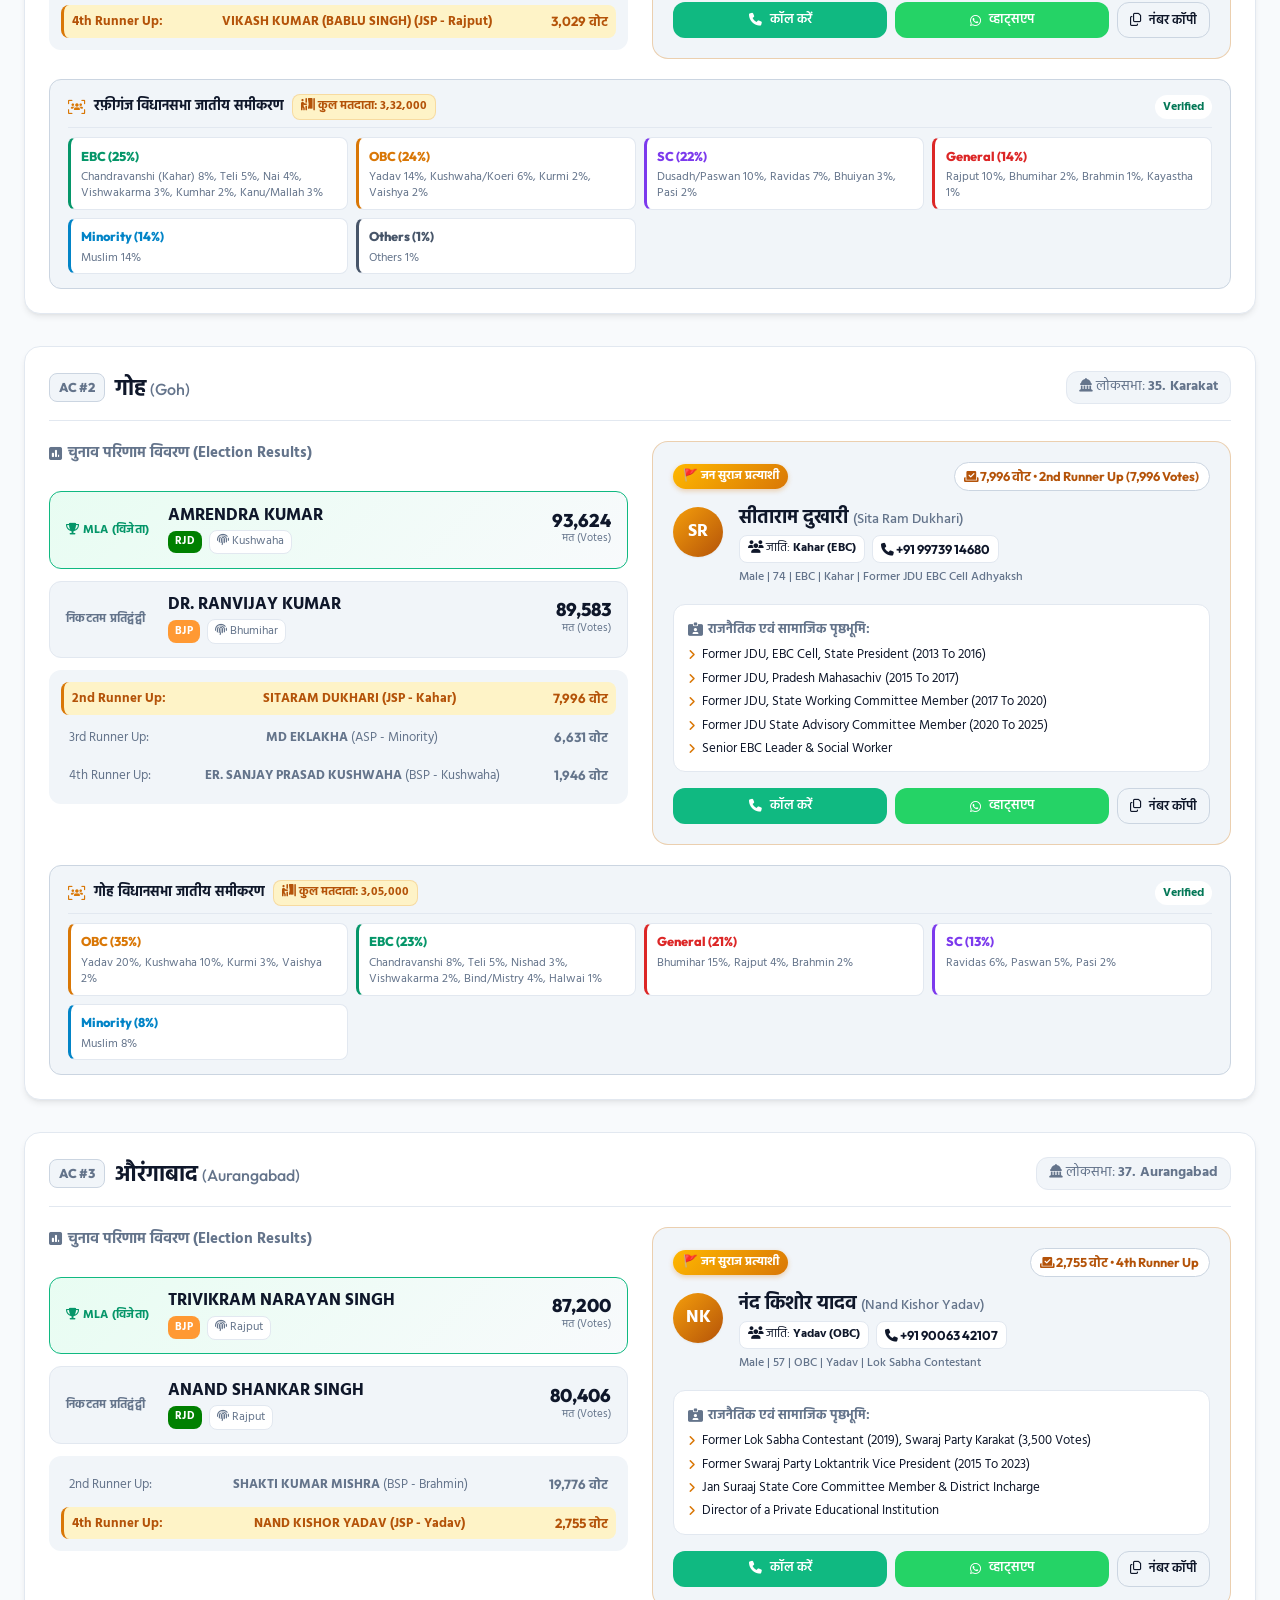
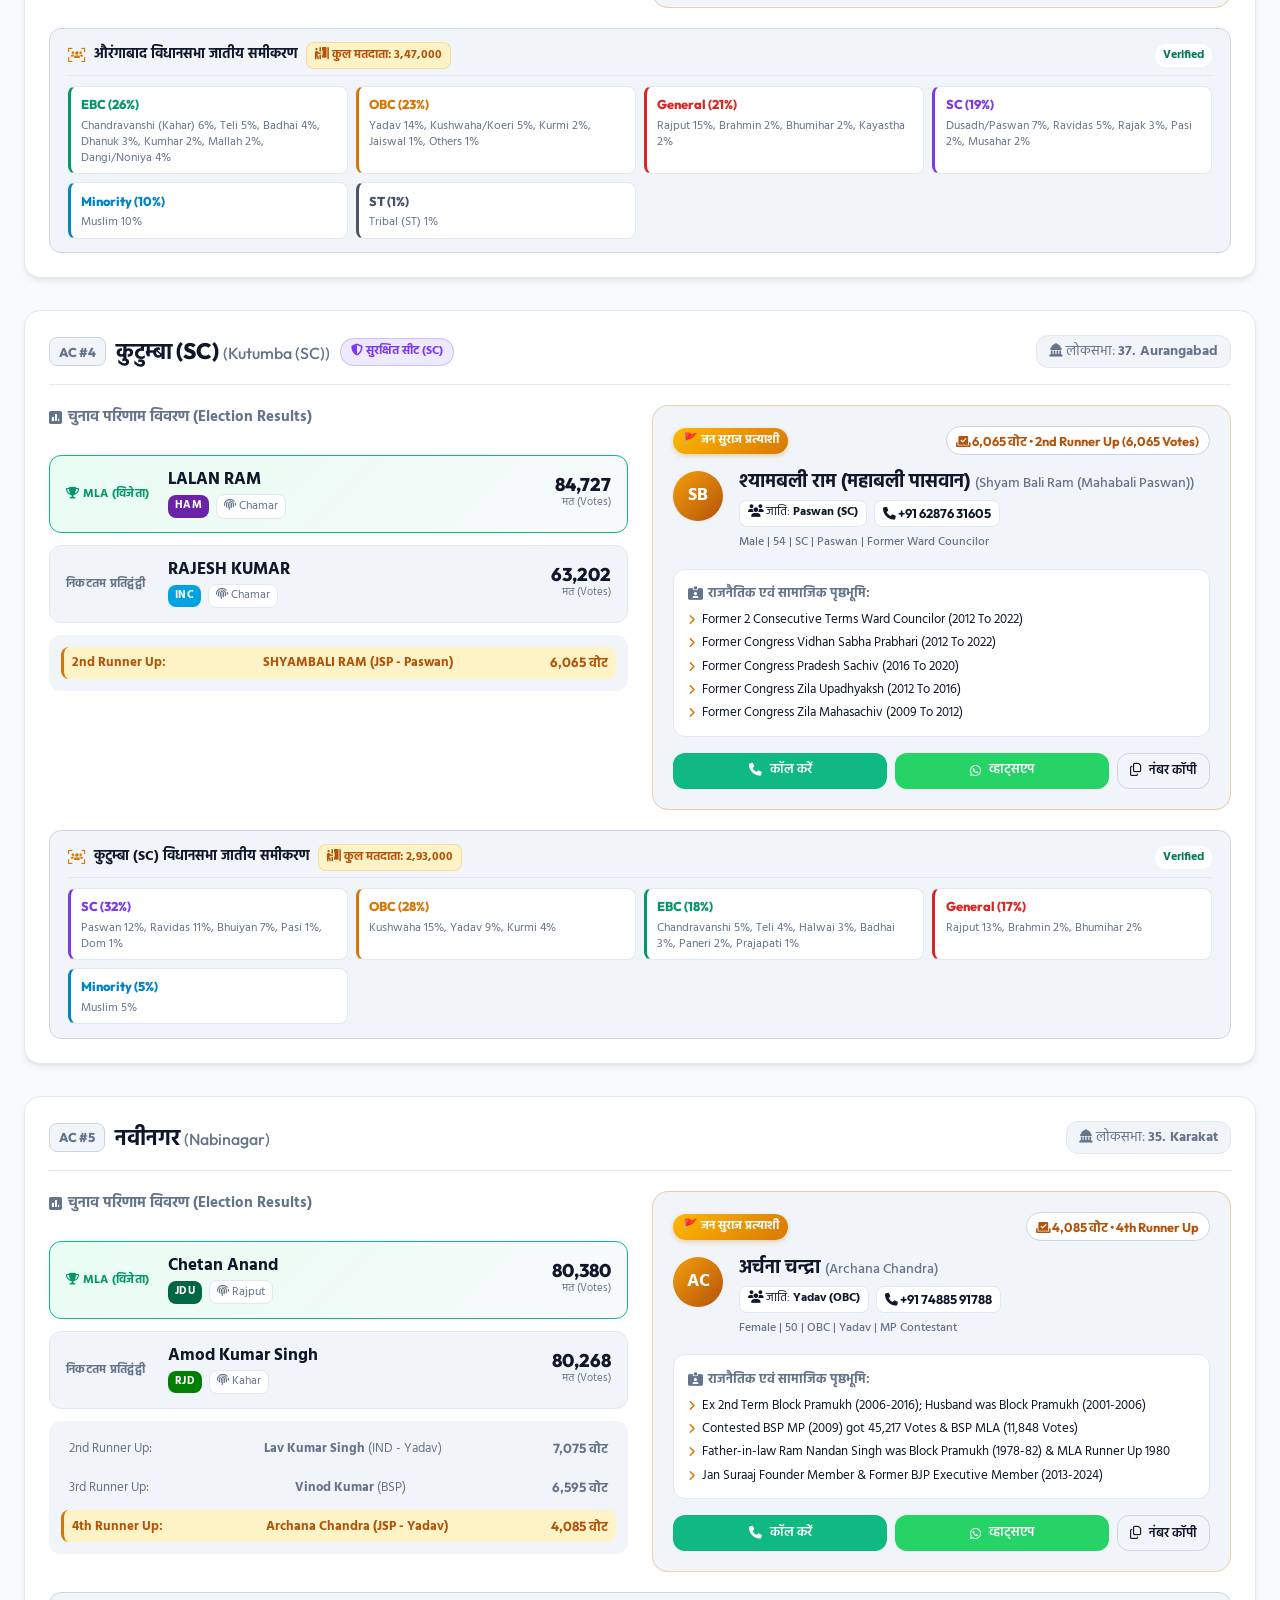
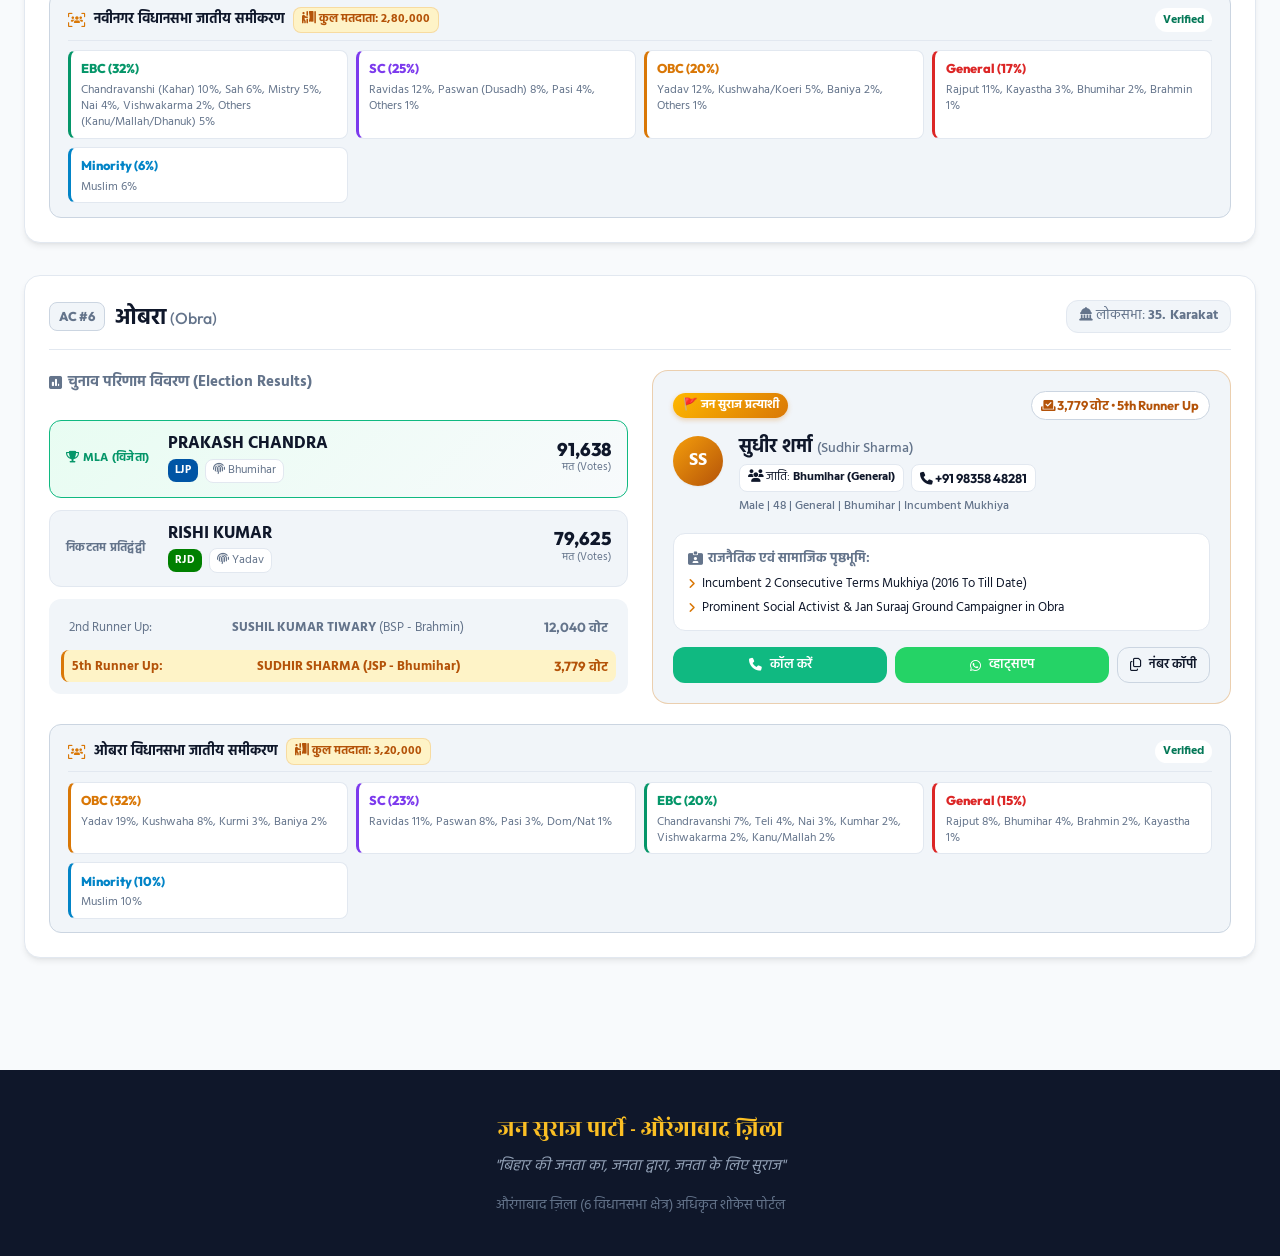
<file: aurangabad.html>
<!DOCTYPE html>
<html lang="hi" data-theme="light">
<head>
  <meta charset="UTF-8">
  <meta name="viewport" content="width=device-width, initial-scale=1.0">
  <title>औरंगाबाद ज़िला (6 ACs) - जन सुराज पार्टी विधानसभा शोकेस एवं जातीय विश्लेषण</title>
  <meta name="description" content="औरंगाबाद ज़िले के सभी 6 विधानसभा क्षेत्रों (Rafiganj, Goh, Aurangabad, Kutumba, Nabinagar, Obra) का विस्तृत चुनावी शोकेस, प्रत्याशी प्रोफाइल एवं जातीय समीकरण।">
  <link rel="preconnect" href="https://fonts.googleapis.com">
  <link rel="preconnect" href="https://fonts.gstatic.com" crossorigin>
  <link href="https://fonts.googleapis.com/css2?family=Hind:wght@400;500;600;700&family=Outfit:wght@400;500;600;700;800&family=Rozha+One&display=swap" rel="stylesheet">
  <link rel="stylesheet" href="https://cdnjs.cloudflare.com/ajax/libs/font-awesome/6.5.1/css/all.min.css">
  <link rel="stylesheet" href="style.css">
</head>
<body data-district="aurangabad">

  <!-- Toast Notification Container -->
  <div id="toast-container" class="toast-container" aria-live="polite"></div>

  <!-- Decorative Glows -->
  <div class="bg-glow bg-glow-1"></div>
  <div class="bg-glow bg-glow-2"></div>

  <!-- Site Navigation Header -->
  <header class="site-header">
    <div class="header-container">
      <div class="brand-wrapper">
        <a href="index.html" class="brand-logo-badge" style="text-decoration: none;">
          <span class="logo-text-hi">जन सुराज</span>
          <span class="logo-sub">मगध प्रमंडल</span>
        </a>
        <div class="brand-info">
          <h1 class="brand-title">औरंगाबाद ज़िला <span class="badge-tag" style="background: var(--color-aurangabad-bg); color: var(--color-aurangabad);">6 विधानसभा सीटें</span></h1>
          <p class="brand-subtitle">विधानसभा परिणाम, जन सुराज प्रत्याशी एवं जातीय समीकरण शोकेस</p>
        </div>
      </div>

      <!-- Navigation Tabs -->
      <nav class="main-nav-links">
        <a href="index.html" class="nav-tab"><i class="fa-solid fa-house"></i> मगध मुख्य हब</a>
        <a href="gaya.html" class="nav-tab"><i class="fa-solid fa-tree"></i> गया (10)</a>
        <a href="aurangabad.html" class="nav-tab active-tab" style="border-color: var(--color-aurangabad); color: var(--color-aurangabad);"><i class="fa-solid fa-landmark"></i> औरंगाबाद (6)</a>
        <a href="jehanabad.html" class="nav-tab"><i class="fa-solid fa-compass"></i> जहानाबाद (3)</a>
        <a href="arwal.html" class="nav-tab"><i class="fa-solid fa-mountain-sun"></i> अरवल (2)</a>
        <a href="index.html#zonal-leadership" class="nav-tab"><i class="fa-solid fa-users-gear"></i> ज़ोनल नेतृत्व</a>
      </nav>

      <div class="header-actions">
        <button id="theme-toggle-btn" class="btn btn-outline btn-icon" title="थीम बदलें" aria-label="Toggle Theme">
          <i class="fa-solid fa-moon"></i>
        </button>
        <button id="export-district-csv" class="btn btn-outline" title="औरंगाबाद ज़िले की CSV डाउनलोड करें">
          <i class="fa-solid fa-file-excel"></i>
          <span>Excel / CSV</span>
        </button>
        <button id="print-district-btn" class="btn btn-primary" title="प्रिंट शोकेस">
          <i class="fa-solid fa-print"></i>
          <span>प्रिंट</span>
        </button>
      </div>
    </div>
  </header>

  <!-- Main Content Container -->
  <main class="main-content">

    <!-- District Overview Banner -->
    <section class="hero-banner district-hero">
      <div class="district-hero-top">
        <span class="hero-badge"><i class="fa-solid fa-map-pin"></i> मगध प्रमंडल • ज़िला मुख्यालय: औरंगाबाद</span>
        <h2 id="district-title" class="hero-heading">औरंगाबाद ज़िला (District Aurangabad)</h2>
        <p id="district-summary-text" class="hero-desc">
          औरंगाबाद जिले के सभी 6 विधानसभा क्षेत्रों (रफ़ीगंज, गोह, औरंगाबाद, कुटुम्बा, नवीनगर, ओबरा) का विस्तृत चुनावी शोकेस व विश्लेषण।
        </p>
      </div>

      <!-- Quick AC Jump Links -->
      <div class="ac-quick-jump-bar">
        <span class="jump-label"><i class="fa-solid fa-bolt"></i> 6 विधानसभा क्षेत्रों का त्वरित शोकेस नेविगेशन:</span>
        <div class="jump-pills">
          <a href="#ac-rafiganj" class="jump-pill">1. रफ़ीगंज</a>
          <a href="#ac-goh" class="jump-pill">2. गोह</a>
          <a href="#ac-aurangabad-ac" class="jump-pill">3. औरंगाबाद</a>
          <a href="#ac-kutumba-sc" class="jump-pill">4. कुटुम्बा (SC)</a>
          <a href="#ac-nabinagar" class="jump-pill">5. नवीनगर</a>
          <a href="#ac-obra" class="jump-pill">6. ओबरा</a>
        </div>
      </div>
    </section>

    <!-- Whole District Caste Demographics Showcase Box -->
    <section id="district-caste-container" class="district-caste-section">
      <!-- Injected via district-common.js -->
    </section>

    <div class="section-header" style="text-align: left; margin-bottom: 1.5rem;">
      <h3 class="section-title" style="justify-content: flex-start;">
        <i class="fa-solid fa-id-card"></i> औरंगाबाद ज़िला - 6 विधानसभा विस्तृत चुनावी एवं प्रत्याशी शोकेस
      </h3>
      <p class="section-subtitle">प्रत्येक विधानसभा के चुनाव परिणाम, जन सुराज प्रत्याशी परिचय एवं जातीय डेटा विवरण</p>
    </div>

    <!-- Assembly Constituencies Dossiers -->
    <section id="ac-cards-container" class="ac-cards-stack">
      <!-- Injected via district-common.js -->
    </section>

  </main>

  <!-- Footer -->
  <footer class="site-footer">
    <div class="footer-container">
      <div class="footer-brand">
        <span class="footer-logo">जन सुराज पार्टी - औरंगाबाद ज़िला</span>
        <span class="footer-slogan">"बिहार की जनता का, जनता द्वारा, जनता के लिए सुराज"</span>
      </div>
      <div class="footer-info">
        <p>औरंगाबाद ज़िला (6 विधानसभा क्षेत्र) अधिकृत शोकेस पोर्टल</p>
      </div>
    </div>
  </footer>

  <script src="data.js"></script>
  <script src="district-common.js"></script>
</body>
</html>
</file>
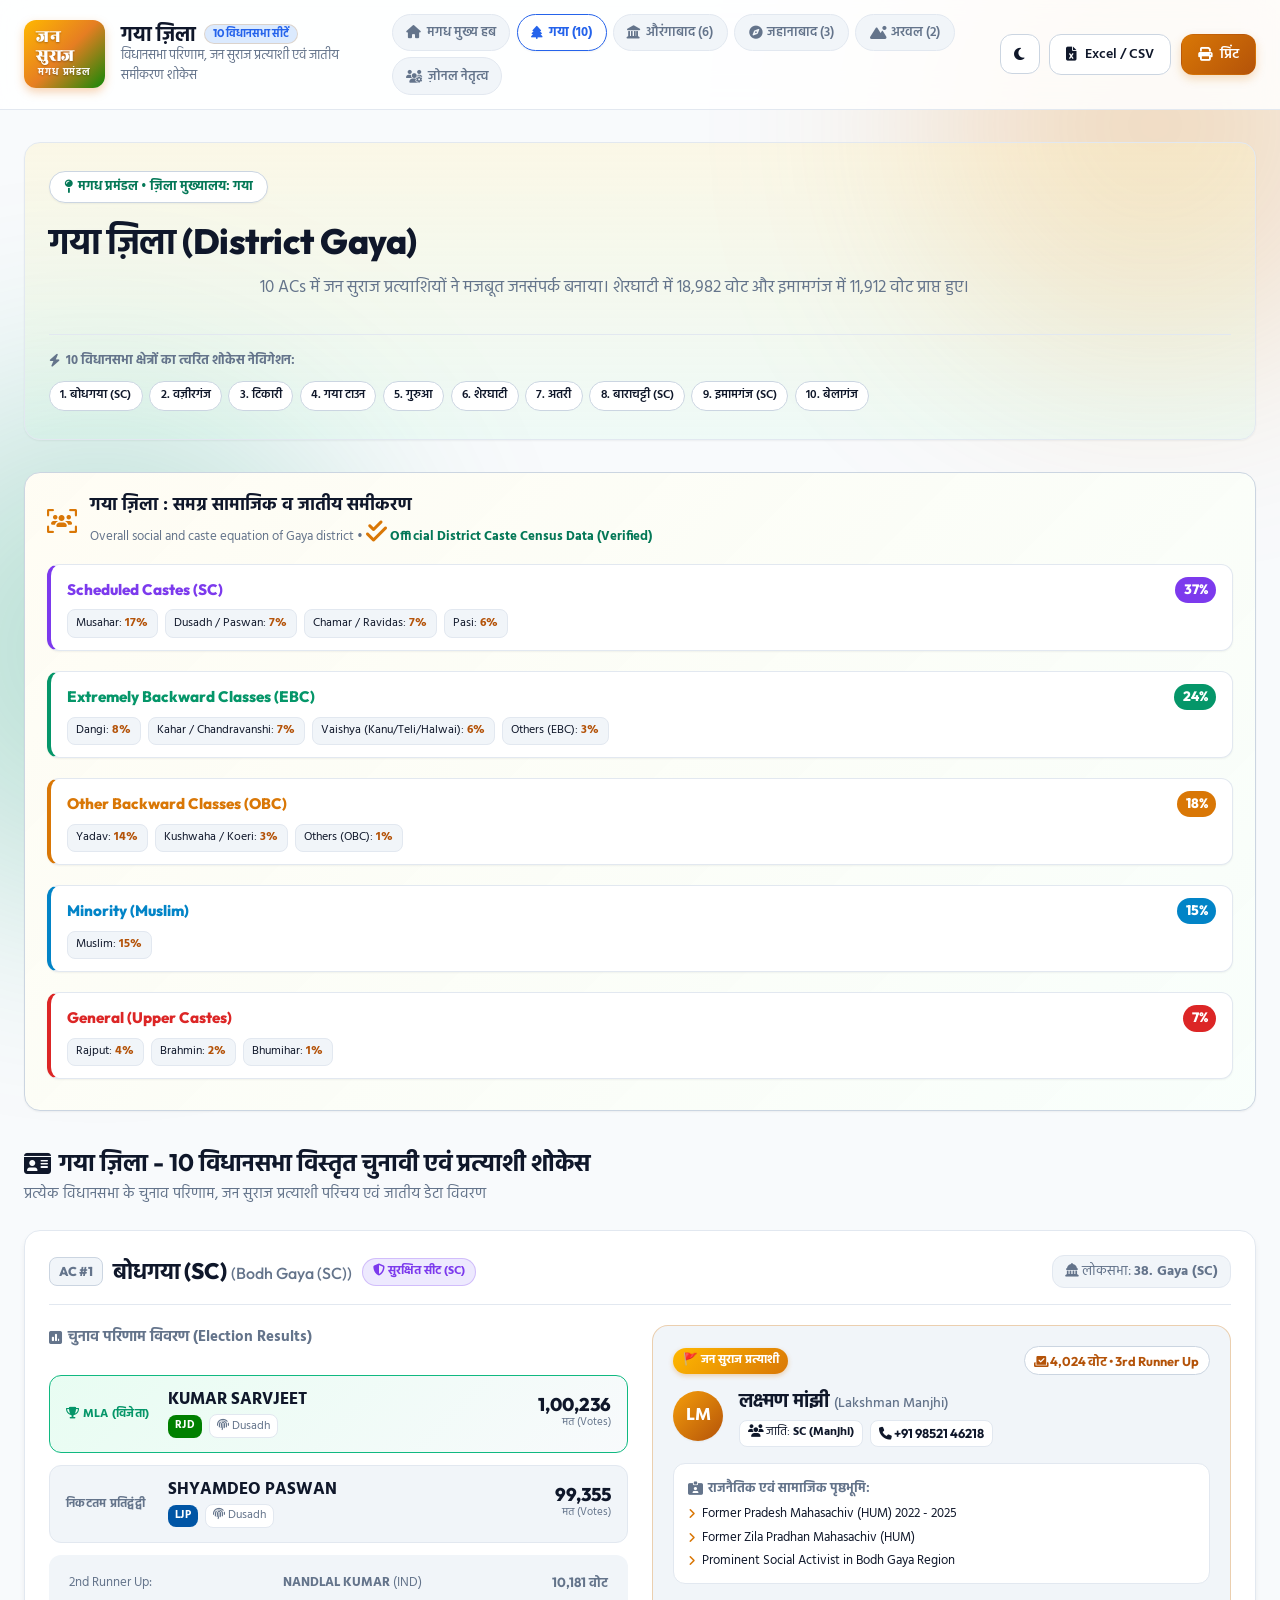
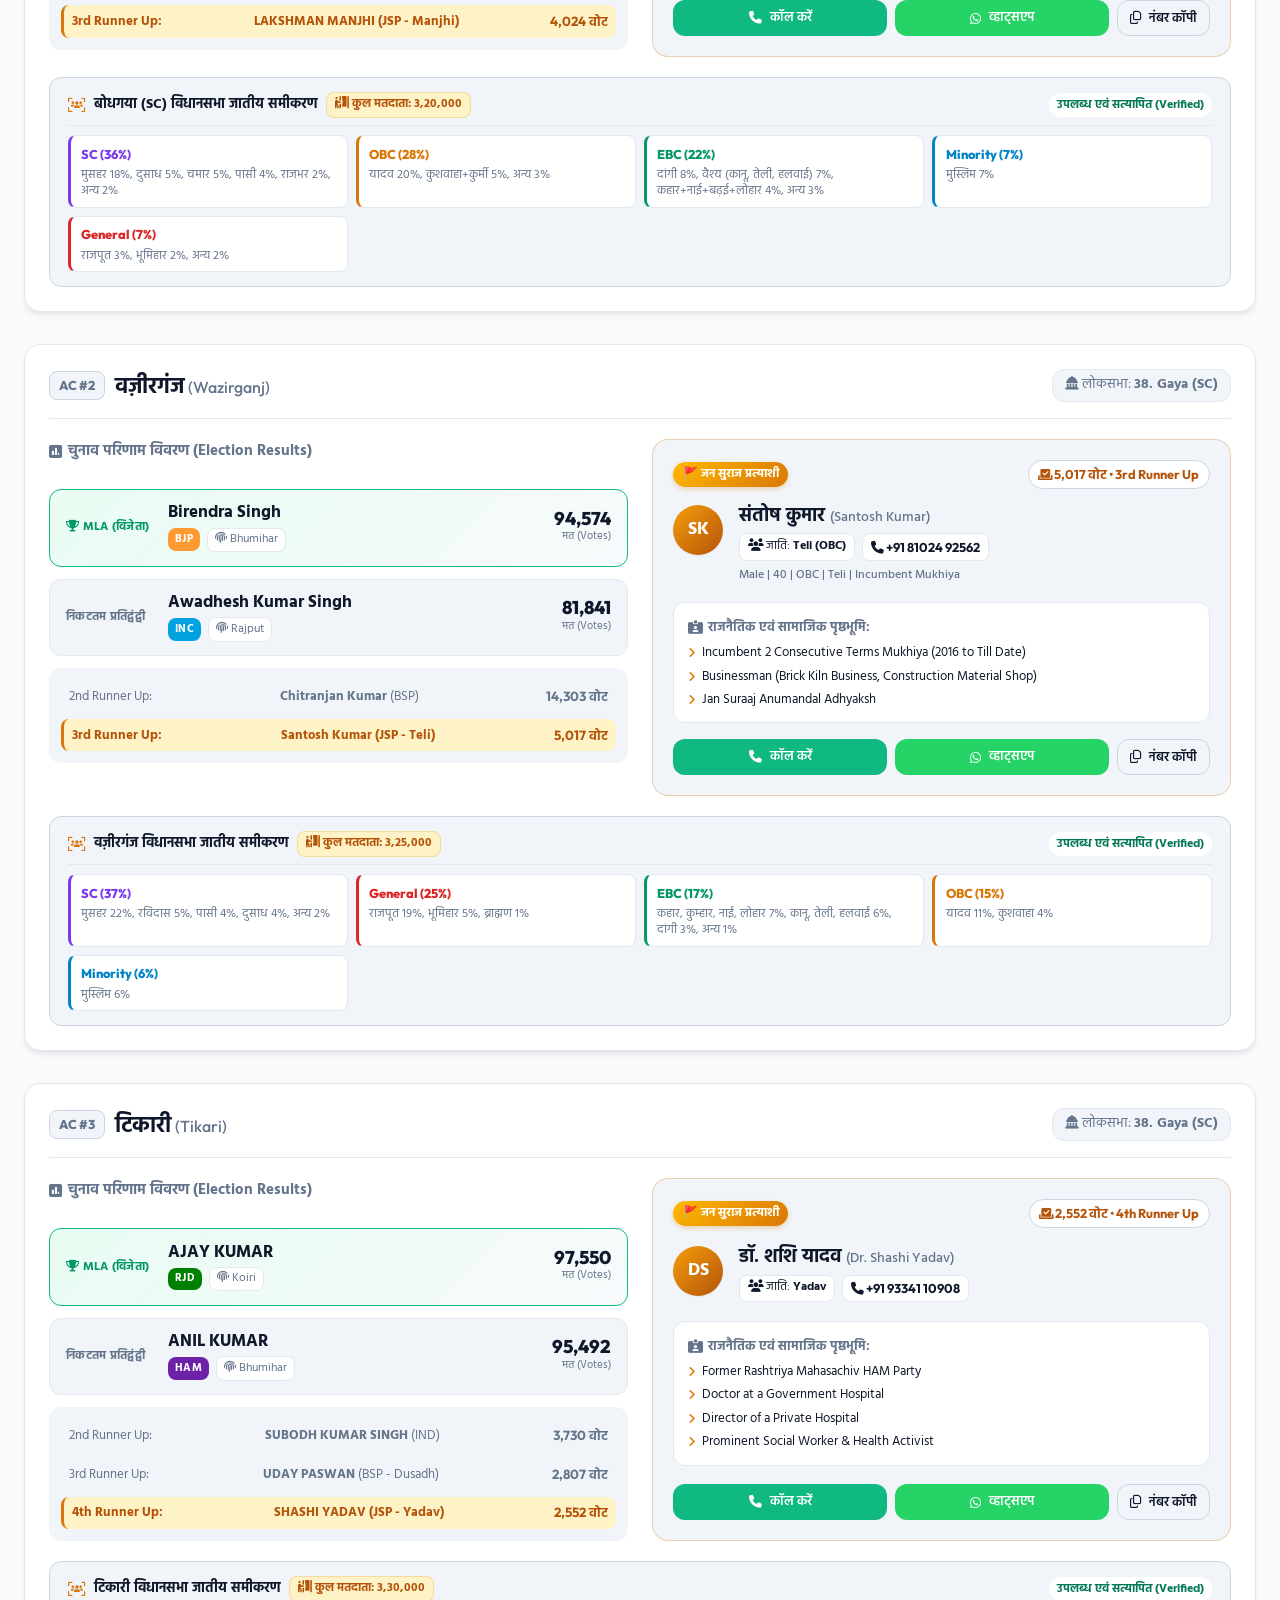
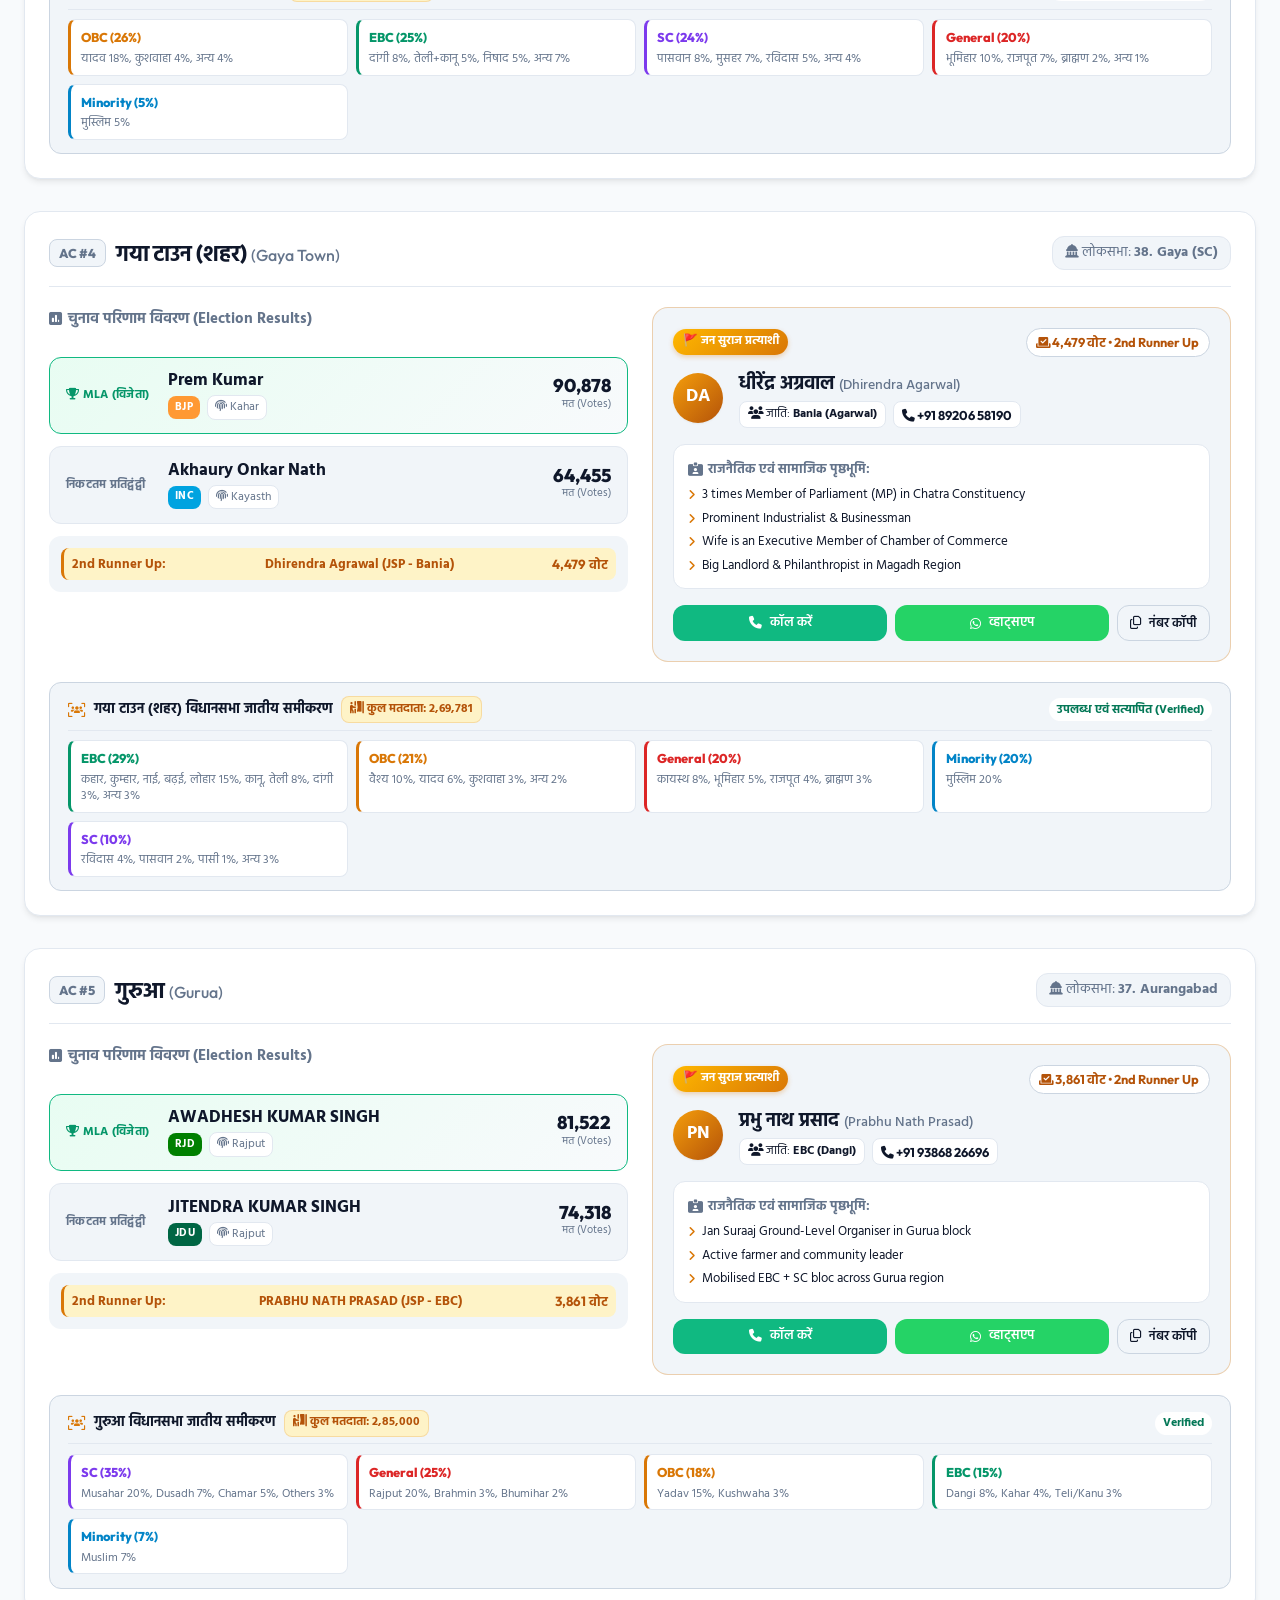
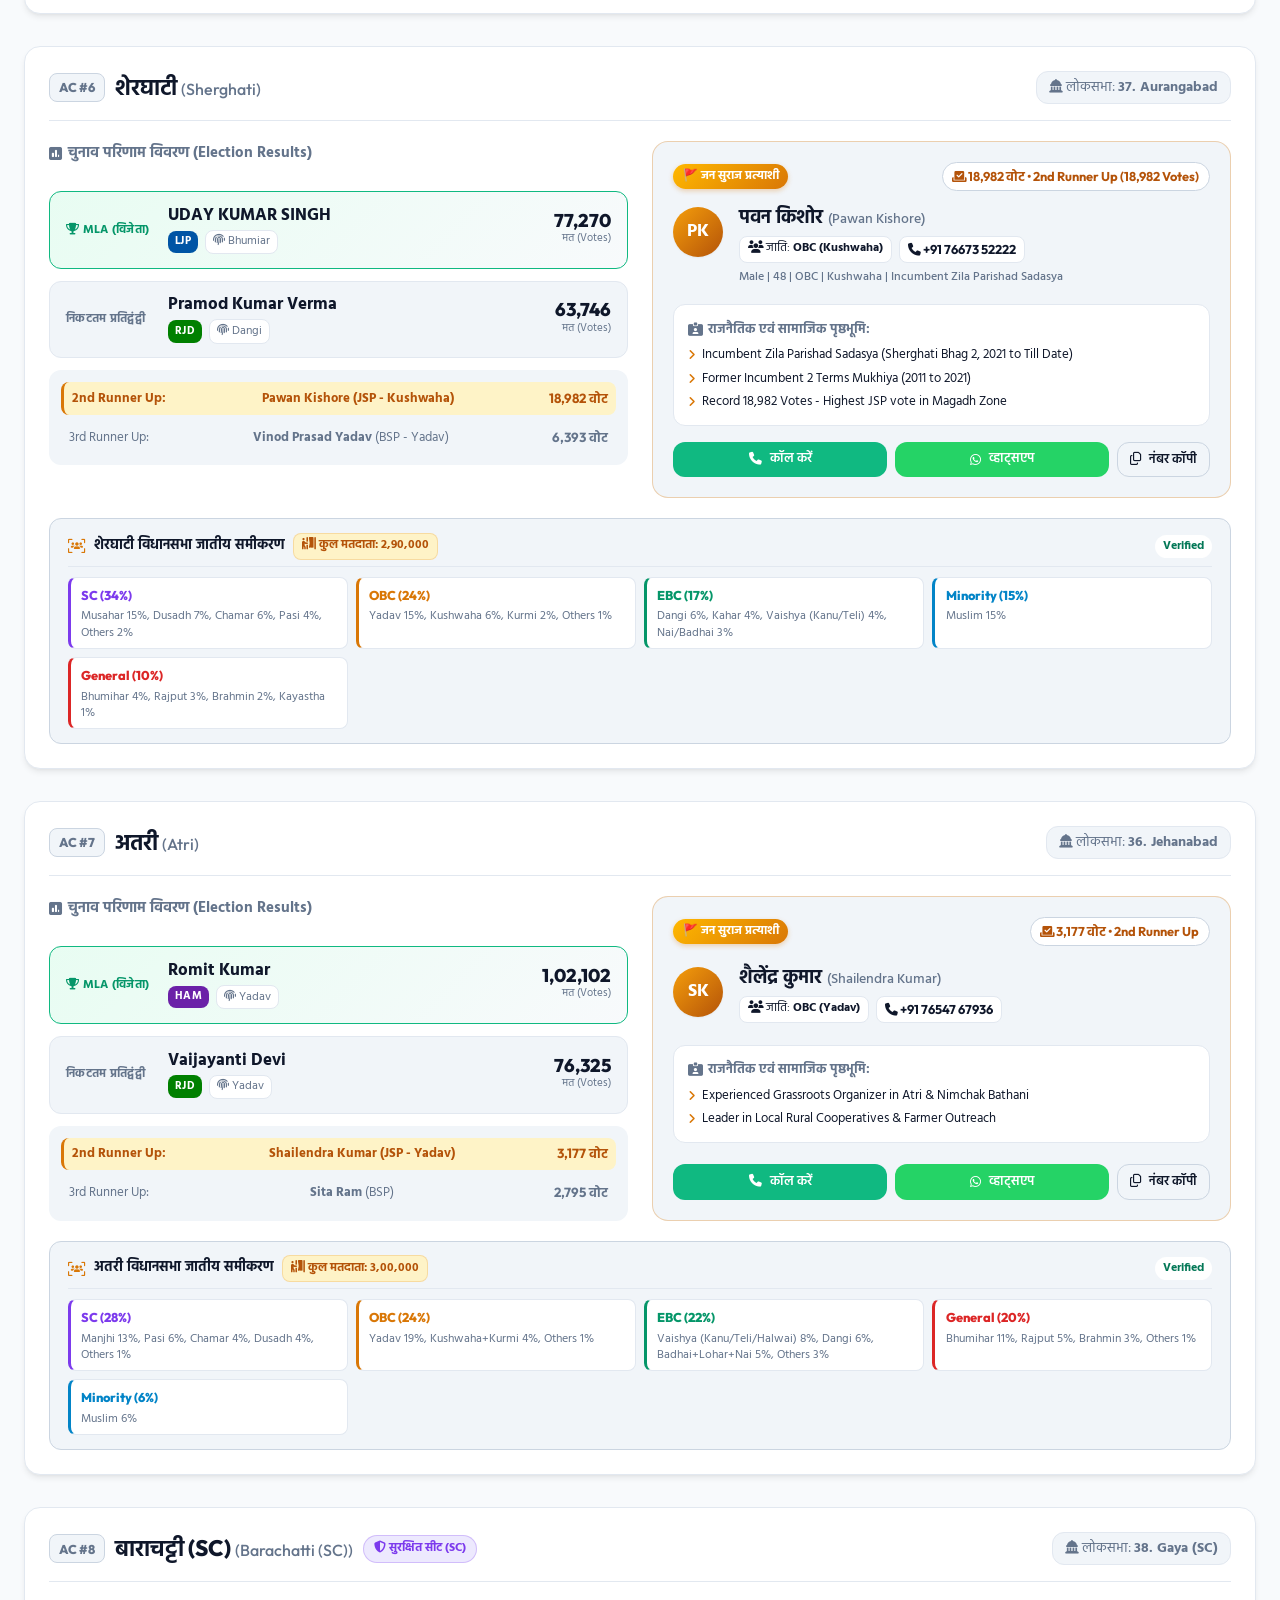
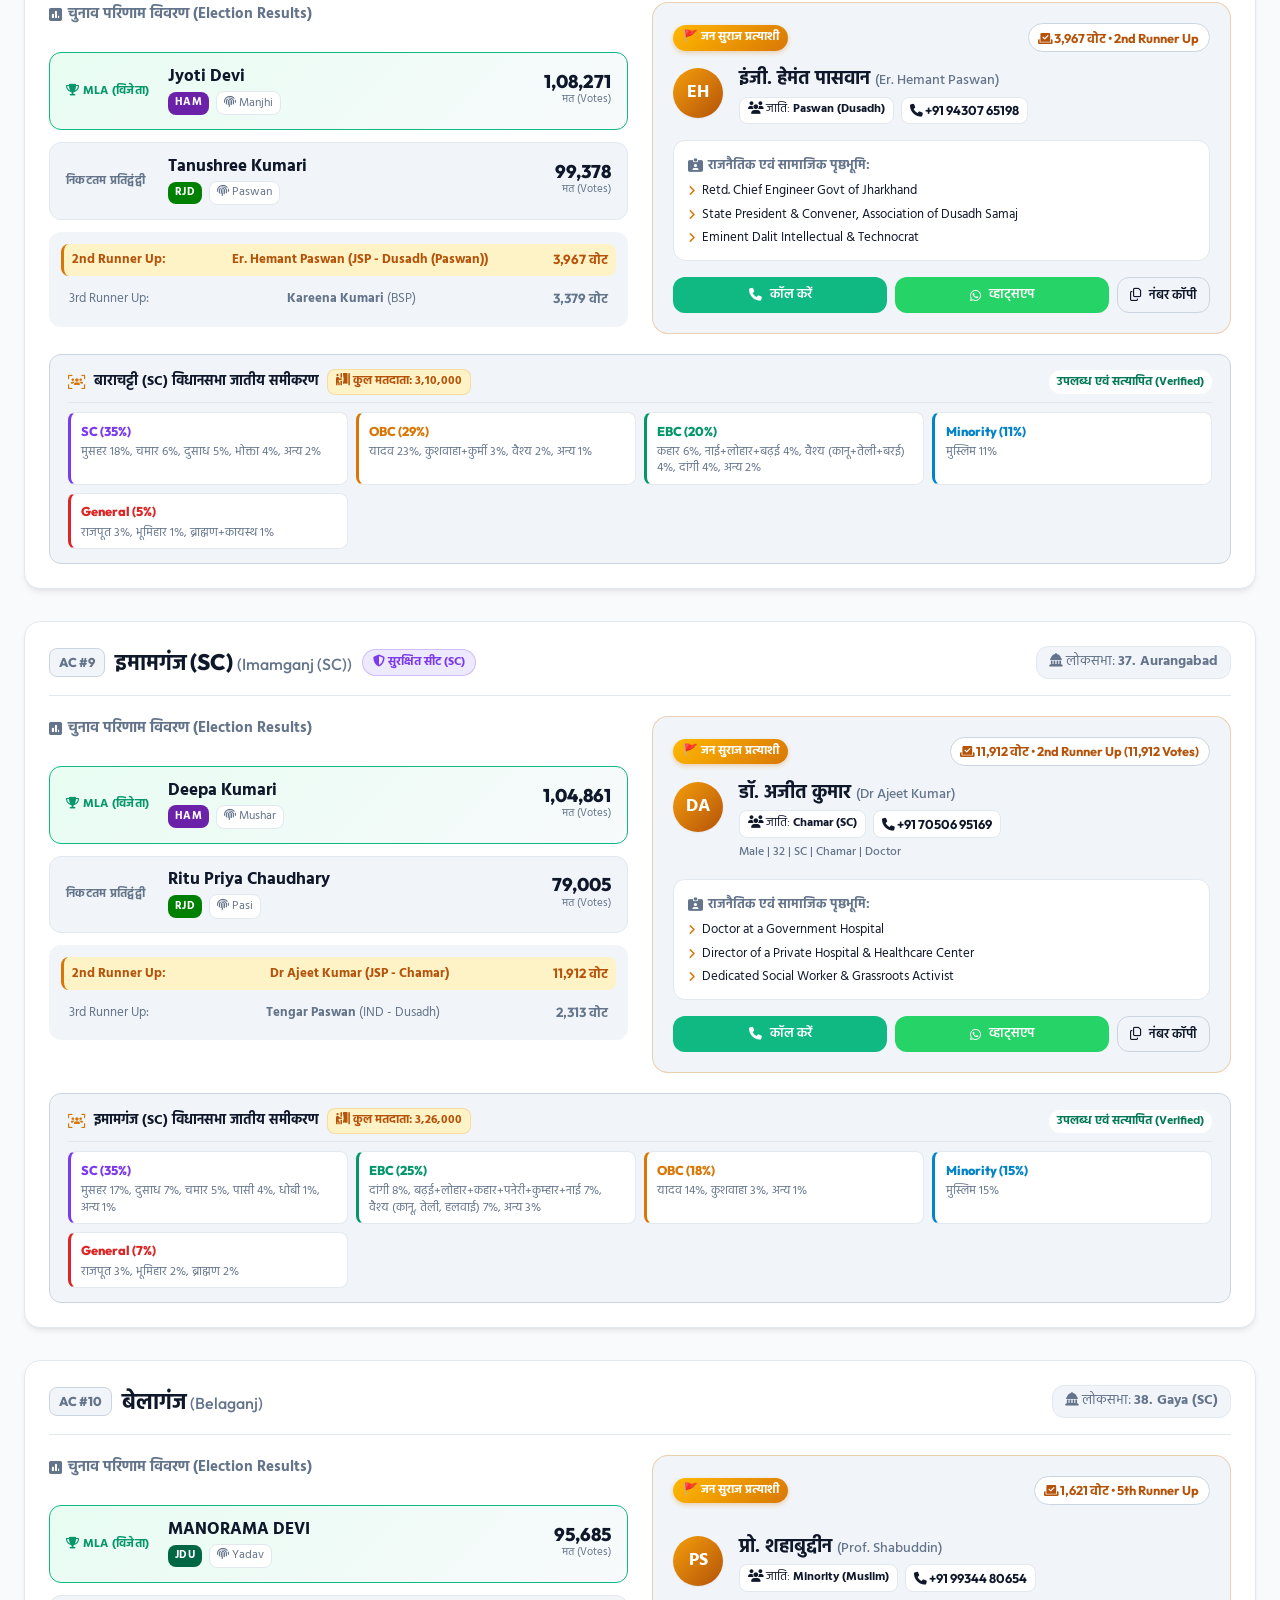
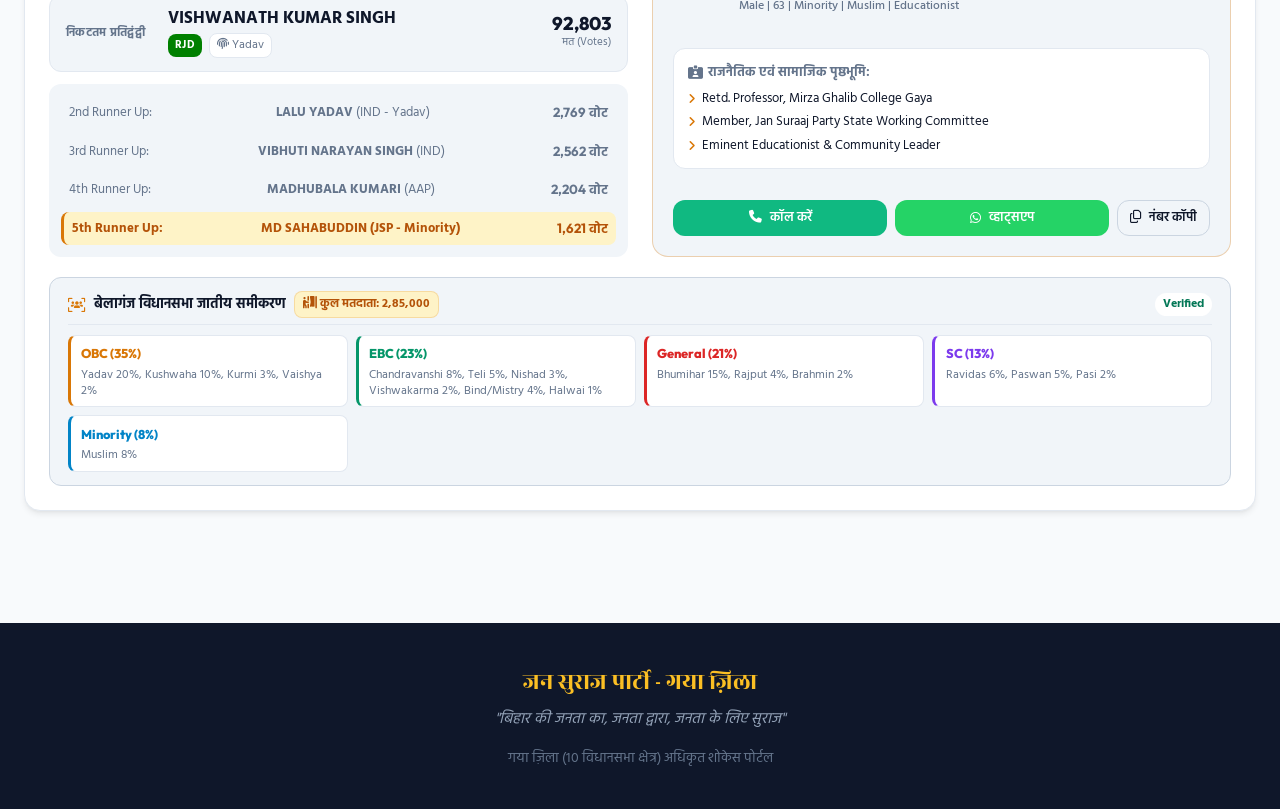
<file: gaya.html>
<!DOCTYPE html>
<html lang="hi" data-theme="light">
<head>
  <meta charset="UTF-8">
  <meta name="viewport" content="width=device-width, initial-scale=1.0">
  <title>गया ज़िला (10 ACs) - जन सुराज पार्टी विधानसभा शोकेस एवं जातीय विश्लेषण</title>
  <meta name="description" content="गया ज़िले के सभी 10 विधानसभा क्षेत्रों (Bodh Gaya, Wazirganj, Tikari, Gaya Town, Gurua, Sherghati, Atri, Barachatti, Imamganj, Belaganj) का विस्तृत चुनावी शोकेस, प्रत्याशी प्रोफाइल एवं जातीय समीकरण।">
  <link rel="preconnect" href="https://fonts.googleapis.com">
  <link rel="preconnect" href="https://fonts.gstatic.com" crossorigin>
  <link href="https://fonts.googleapis.com/css2?family=Hind:wght@400;500;600;700&family=Outfit:wght@400;500;600;700;800&family=Rozha+One&display=swap" rel="stylesheet">
  <link rel="stylesheet" href="https://cdnjs.cloudflare.com/ajax/libs/font-awesome/6.5.1/css/all.min.css">
  <link rel="stylesheet" href="style.css">
</head>
<body data-district="gaya">

  <!-- Toast Notification Container -->
  <div id="toast-container" class="toast-container" aria-live="polite"></div>

  <!-- Decorative Glows -->
  <div class="bg-glow bg-glow-1"></div>
  <div class="bg-glow bg-glow-2"></div>

  <!-- Site Navigation Header -->
  <header class="site-header">
    <div class="header-container">
      <div class="brand-wrapper">
        <a href="index.html" class="brand-logo-badge" style="text-decoration: none;">
          <span class="logo-text-hi">जन सुराज</span>
          <span class="logo-sub">मगध प्रमंडल</span>
        </a>
        <div class="brand-info">
          <h1 class="brand-title">गया ज़िला <span class="badge-tag" style="background: var(--color-gaya-bg); color: var(--color-gaya);">10 विधानसभा सीटें</span></h1>
          <p class="brand-subtitle">विधानसभा परिणाम, जन सुराज प्रत्याशी एवं जातीय समीकरण शोकेस</p>
        </div>
      </div>

      <!-- Navigation Tabs -->
      <nav class="main-nav-links">
        <a href="index.html" class="nav-tab"><i class="fa-solid fa-house"></i> मगध मुख्य हब</a>
        <a href="gaya.html" class="nav-tab active-tab" style="border-color: var(--color-gaya); color: var(--color-gaya);"><i class="fa-solid fa-tree"></i> गया (10)</a>
        <a href="aurangabad.html" class="nav-tab"><i class="fa-solid fa-landmark"></i> औरंगाबाद (6)</a>
        <a href="jehanabad.html" class="nav-tab"><i class="fa-solid fa-compass"></i> जहानाबाद (3)</a>
        <a href="arwal.html" class="nav-tab"><i class="fa-solid fa-mountain-sun"></i> अरवल (2)</a>
        <a href="index.html#zonal-leadership" class="nav-tab"><i class="fa-solid fa-users-gear"></i> ज़ोनल नेतृत्व</a>
      </nav>

      <div class="header-actions">
        <button id="theme-toggle-btn" class="btn btn-outline btn-icon" title="थीम बदलें" aria-label="Toggle Theme">
          <i class="fa-solid fa-moon"></i>
        </button>
        <button id="export-district-csv" class="btn btn-outline" title="गया ज़िले की CSV डाउनलोड करें">
          <i class="fa-solid fa-file-excel"></i>
          <span>Excel / CSV</span>
        </button>
        <button id="print-district-btn" class="btn btn-primary" title="प्रिंट शोकेस">
          <i class="fa-solid fa-print"></i>
          <span>प्रिंट</span>
        </button>
      </div>
    </div>
  </header>

  <!-- Main Content Container -->
  <main class="main-content">

    <!-- District Overview Banner -->
    <section class="hero-banner district-hero">
      <div class="district-hero-top">
        <span class="hero-badge"><i class="fa-solid fa-map-pin"></i> मगध प्रमंडल • ज़िला मुख्यालय: गया</span>
        <h2 id="district-title" class="hero-heading">गया ज़िला (District Gaya)</h2>
        <p id="district-summary-text" class="hero-desc">
          गया जिले के सभी 10 विधानसभा क्षेत्रों (बोधगया, वज़ीरगंज, टिकारी, गया टाउन, गुरुआ, शेरघाटी, अतरी, बाराचट्टी, इमामगंज, बेलागंज) का विस्तृत चुनावी शोकेस व विश्लेषण।
        </p>
      </div>

      <!-- Quick AC Jump Links -->
      <div class="ac-quick-jump-bar">
        <span class="jump-label"><i class="fa-solid fa-bolt"></i> 10 विधानसभा क्षेत्रों का त्वरित शोकेस नेविगेशन:</span>
        <div class="jump-pills">
          <a href="#ac-bodh-gaya-sc" class="jump-pill">1. बोधगया (SC)</a>
          <a href="#ac-wazirganj" class="jump-pill">2. वज़ीरगंज</a>
          <a href="#ac-tikari" class="jump-pill">3. टिकारी</a>
          <a href="#ac-gaya-town" class="jump-pill">4. गया टाउन</a>
          <a href="#ac-gurua" class="jump-pill">5. गुरुआ</a>
          <a href="#ac-sherghati" class="jump-pill">6. शेरघाटी</a>
          <a href="#ac-atri" class="jump-pill">7. अतरी</a>
          <a href="#ac-barachatti-sc" class="jump-pill">8. बाराचट्टी (SC)</a>
          <a href="#ac-imamganj-sc" class="jump-pill">9. इमामगंज (SC)</a>
          <a href="#ac-belaganj" class="jump-pill">10. बेलागंज</a>
        </div>
      </div>
    </section>

    <!-- Whole District Caste Demographics Showcase Box -->
    <section id="district-caste-container" class="district-caste-section">
      <!-- Injected via district-common.js -->
    </section>

    <div class="section-header" style="text-align: left; margin-bottom: 1.5rem;">
      <h3 class="section-title" style="justify-content: flex-start;">
        <i class="fa-solid fa-id-card"></i> गया ज़िला - 10 विधानसभा विस्तृत चुनावी एवं प्रत्याशी शोकेस
      </h3>
      <p class="section-subtitle">प्रत्येक विधानसभा के चुनाव परिणाम, जन सुराज प्रत्याशी परिचय एवं जातीय डेटा विवरण</p>
    </div>

    <!-- Assembly Constituencies Dossiers -->
    <section id="ac-cards-container" class="ac-cards-stack">
      <!-- Injected via district-common.js -->
    </section>

  </main>

  <!-- Footer -->
  <footer class="site-footer">
    <div class="footer-container">
      <div class="footer-brand">
        <span class="footer-logo">जन सुराज पार्टी - गया ज़िला</span>
        <span class="footer-slogan">"बिहार की जनता का, जनता द्वारा, जनता के लिए सुराज"</span>
      </div>
      <div class="footer-info">
        <p>गया ज़िला (10 विधानसभा क्षेत्र) अधिकृत शोकेस पोर्टल</p>
      </div>
    </div>
  </footer>

  <script src="data.js"></script>
  <script src="district-common.js"></script>
</body>
</html>
</file>
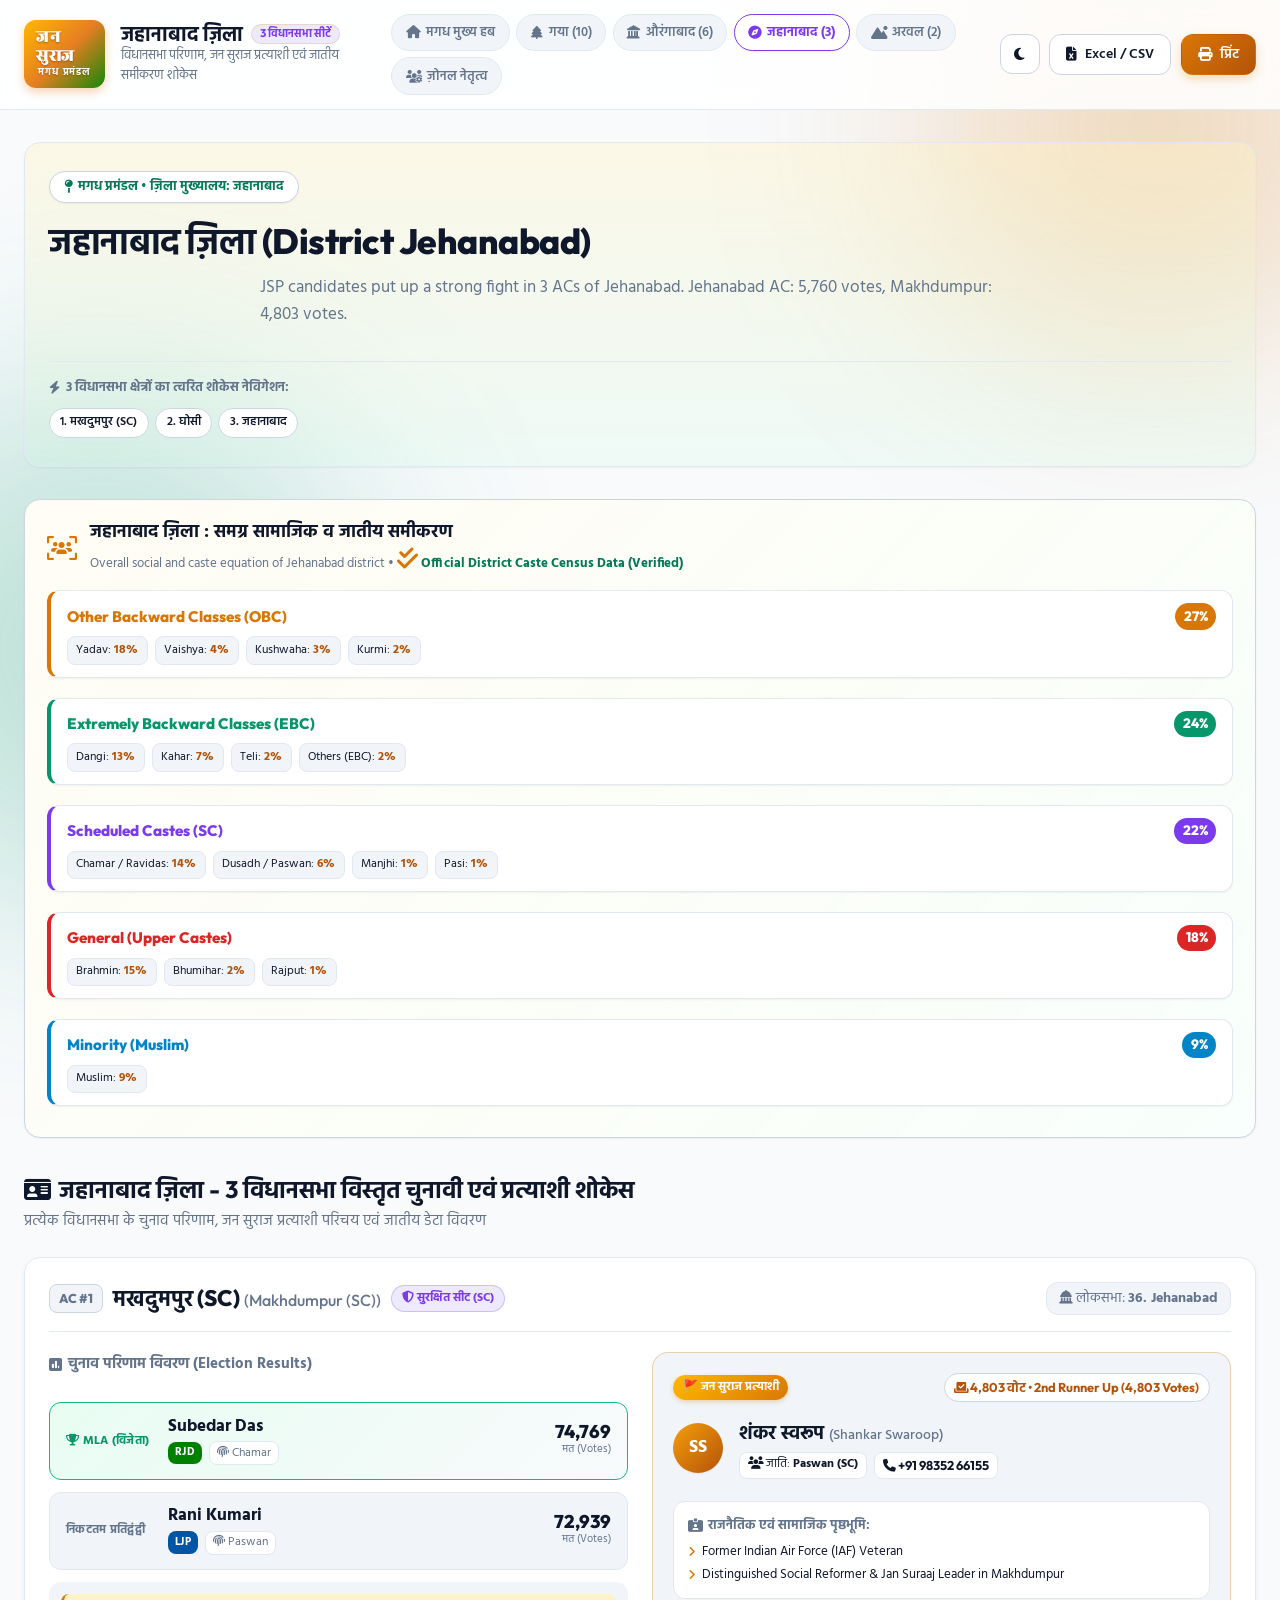
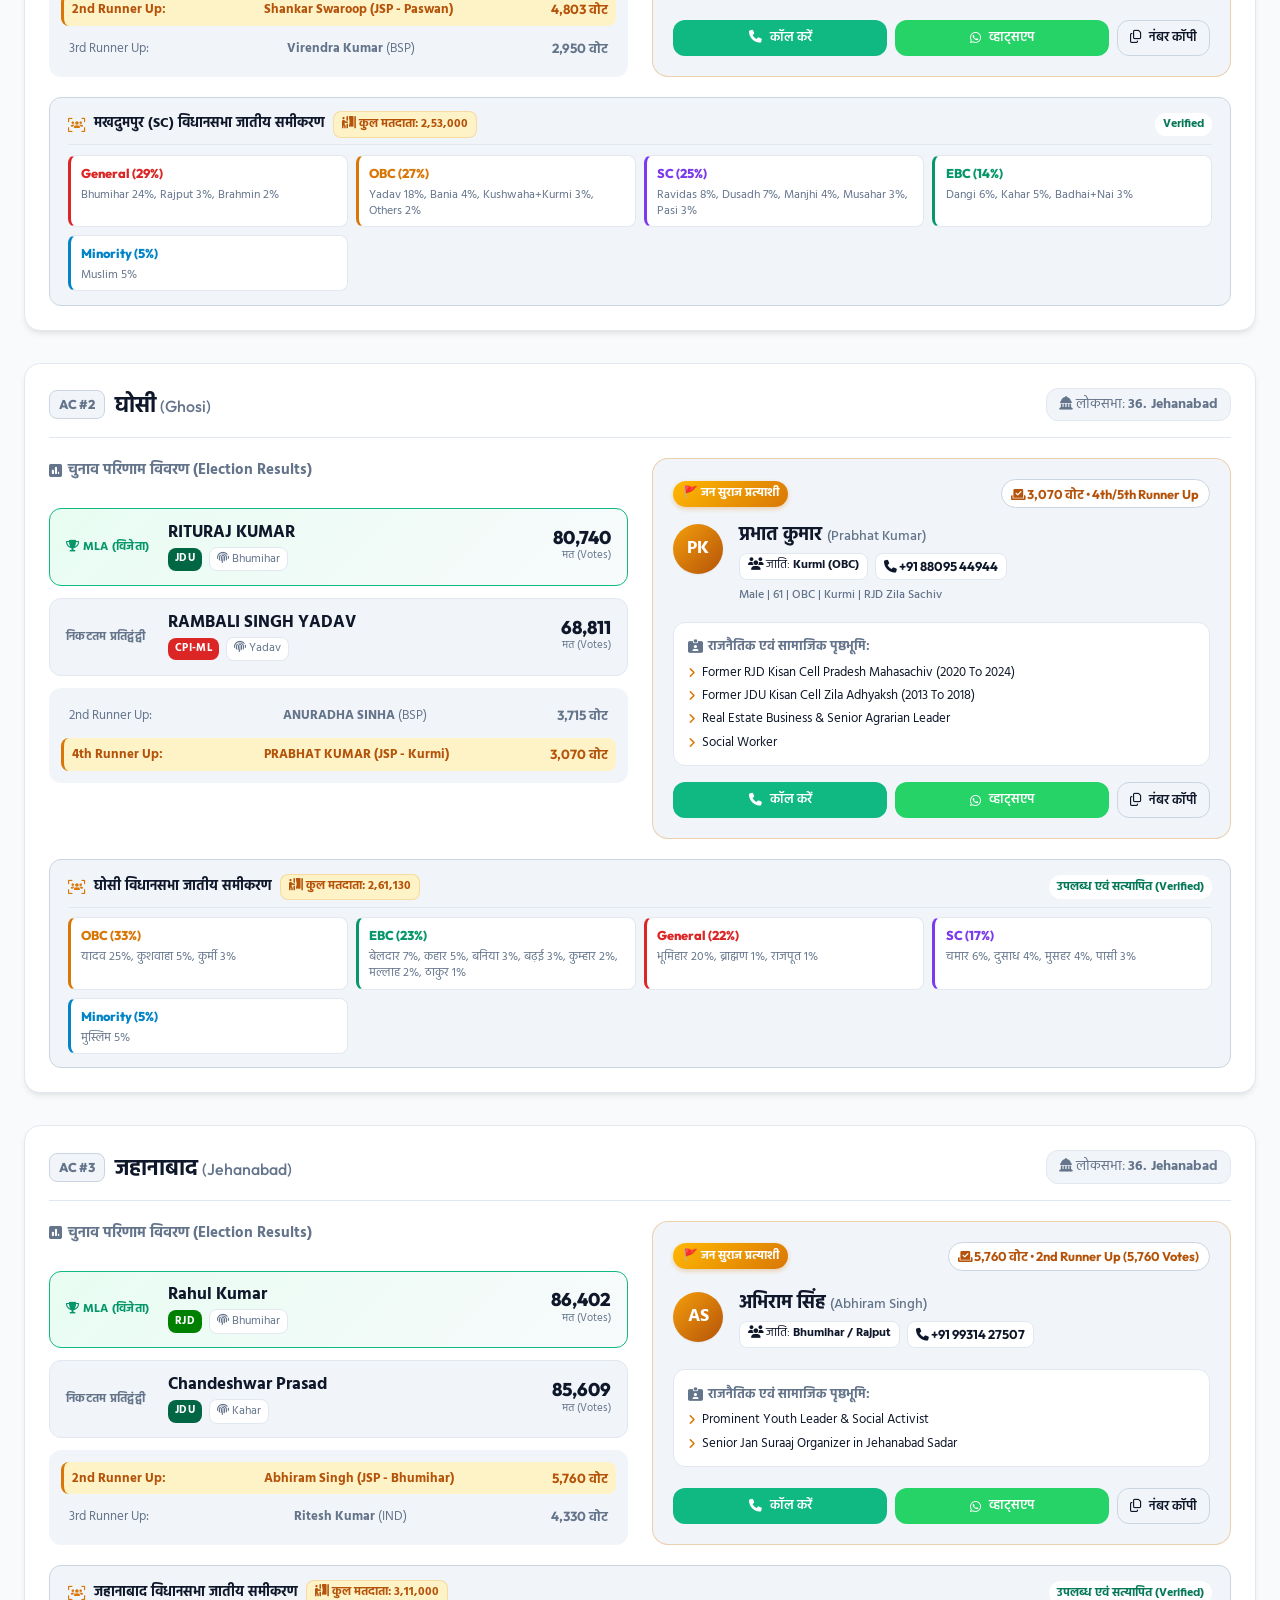
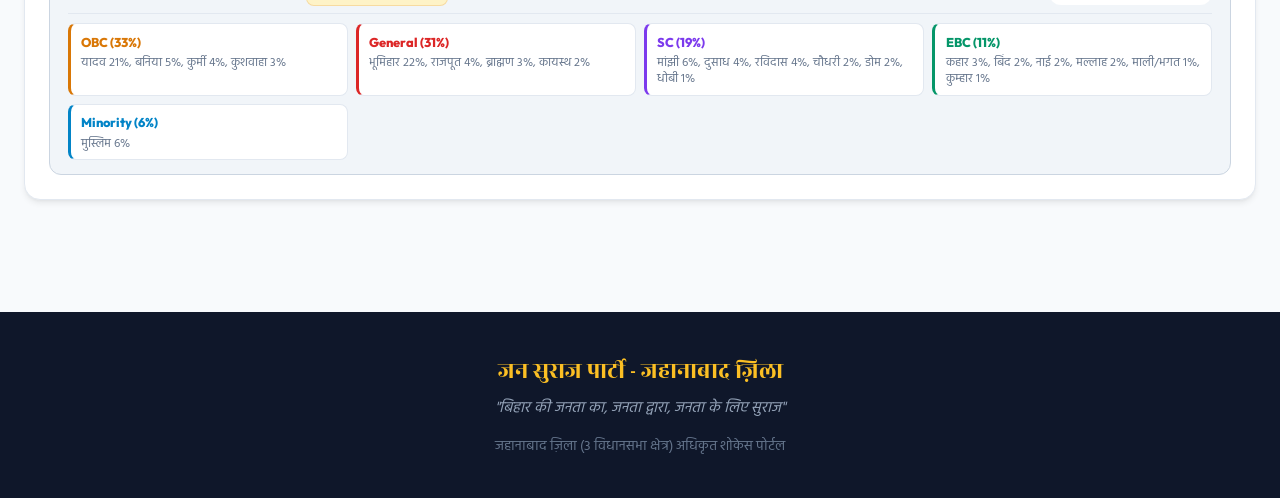
<file: jehanabad.html>
<!DOCTYPE html>
<html lang="hi" data-theme="light">
<head>
  <meta charset="UTF-8">
  <meta name="viewport" content="width=device-width, initial-scale=1.0">
  <title>जहानाबाद ज़िला (3 ACs) - जन सुराज पार्टी विधानसभा शोकेस एवं जातीय विश्लेषण</title>
  <meta name="description" content="जहानाबाद ज़िले के सभी 3 विधानसभा क्षेत्रों (Makhdumpur, Ghosi, Jehanabad) का विस्तृत चुनावी शोकेस, प्रत्याशी प्रोफाइल एवं जातीय समीकरण।">
  <link rel="preconnect" href="https://fonts.googleapis.com">
  <link rel="preconnect" href="https://fonts.gstatic.com" crossorigin>
  <link href="https://fonts.googleapis.com/css2?family=Hind:wght@400;500;600;700&family=Outfit:wght@400;500;600;700;800&family=Rozha+One&display=swap" rel="stylesheet">
  <link rel="stylesheet" href="https://cdnjs.cloudflare.com/ajax/libs/font-awesome/6.5.1/css/all.min.css">
  <link rel="stylesheet" href="style.css">
</head>
<body data-district="jehanabad">

  <!-- Toast Notification Container -->
  <div id="toast-container" class="toast-container" aria-live="polite"></div>

  <!-- Decorative Glows -->
  <div class="bg-glow bg-glow-1"></div>
  <div class="bg-glow bg-glow-2"></div>

  <!-- Site Navigation Header -->
  <header class="site-header">
    <div class="header-container">
      <div class="brand-wrapper">
        <a href="index.html" class="brand-logo-badge" style="text-decoration: none;">
          <span class="logo-text-hi">जन सुराज</span>
          <span class="logo-sub">मगध प्रमंडल</span>
        </a>
        <div class="brand-info">
          <h1 class="brand-title">जहानाबाद ज़िला <span class="badge-tag" style="background: var(--color-jehanabad-bg); color: var(--color-jehanabad);">3 विधानसभा सीटें</span></h1>
          <p class="brand-subtitle">विधानसभा परिणाम, जन सुराज प्रत्याशी एवं जातीय समीकरण शोकेस</p>
        </div>
      </div>

      <!-- Navigation Tabs -->
      <nav class="main-nav-links">
        <a href="index.html" class="nav-tab"><i class="fa-solid fa-house"></i> मगध मुख्य हब</a>
        <a href="gaya.html" class="nav-tab"><i class="fa-solid fa-tree"></i> गया (10)</a>
        <a href="aurangabad.html" class="nav-tab"><i class="fa-solid fa-landmark"></i> औरंगाबाद (6)</a>
        <a href="jehanabad.html" class="nav-tab active-tab" style="border-color: var(--color-jehanabad); color: var(--color-jehanabad);"><i class="fa-solid fa-compass"></i> जहानाबाद (3)</a>
        <a href="arwal.html" class="nav-tab"><i class="fa-solid fa-mountain-sun"></i> अरवल (2)</a>
        <a href="index.html#zonal-leadership" class="nav-tab"><i class="fa-solid fa-users-gear"></i> ज़ोनल नेतृत्व</a>
      </nav>

      <div class="header-actions">
        <button id="theme-toggle-btn" class="btn btn-outline btn-icon" title="थीम बदलें" aria-label="Toggle Theme">
          <i class="fa-solid fa-moon"></i>
        </button>
        <button id="export-district-csv" class="btn btn-outline" title="जहानाबाद ज़िले की CSV डाउनलोड करें">
          <i class="fa-solid fa-file-excel"></i>
          <span>Excel / CSV</span>
        </button>
        <button id="print-district-btn" class="btn btn-primary" title="प्रिंट शोकेस">
          <i class="fa-solid fa-print"></i>
          <span>प्रिंट</span>
        </button>
      </div>
    </div>
  </header>

  <!-- Main Content Container -->
  <main class="main-content">

    <!-- District Overview Banner -->
    <section class="hero-banner district-hero">
      <div class="district-hero-top">
        <span class="hero-badge"><i class="fa-solid fa-map-pin"></i> मगध प्रमंडल • ज़िला मुख्यालय: जहानाबाद</span>
        <h2 id="district-title" class="hero-heading">जहानाबाद ज़िला (District Jehanabad)</h2>
        <p id="district-summary-text" class="hero-desc">
          जहानाबाद जिले के सभी 3 विधानसभा क्षेत्रों (मखदुमपुर, घोसी, जहानाबाद) का विस्तृत चुनावी शोकेस व विश्लेषण।
        </p>
      </div>

      <!-- Quick AC Jump Links -->
      <div class="ac-quick-jump-bar">
        <span class="jump-label"><i class="fa-solid fa-bolt"></i> 3 विधानसभा क्षेत्रों का त्वरित शोकेस नेविगेशन:</span>
        <div class="jump-pills">
          <a href="#ac-makhdumpur-sc" class="jump-pill">1. मखदुमपुर (SC)</a>
          <a href="#ac-ghosi" class="jump-pill">2. घोसी</a>
          <a href="#ac-jehanabad-ac" class="jump-pill">3. जहानाबाद</a>
        </div>
      </div>
    </section>

    <!-- Whole District Caste Demographics Showcase Box -->
    <section id="district-caste-container" class="district-caste-section">
      <!-- Injected via district-common.js -->
    </section>

    <div class="section-header" style="text-align: left; margin-bottom: 1.5rem;">
      <h3 class="section-title" style="justify-content: flex-start;">
        <i class="fa-solid fa-id-card"></i> जहानाबाद ज़िला - 3 विधानसभा विस्तृत चुनावी एवं प्रत्याशी शोकेस
      </h3>
      <p class="section-subtitle">प्रत्येक विधानसभा के चुनाव परिणाम, जन सुराज प्रत्याशी परिचय एवं जातीय डेटा विवरण</p>
    </div>

    <!-- Assembly Constituencies Dossiers -->
    <section id="ac-cards-container" class="ac-cards-stack">
      <!-- Injected via district-common.js -->
    </section>

  </main>

  <!-- Footer -->
  <footer class="site-footer">
    <div class="footer-container">
      <div class="footer-brand">
        <span class="footer-logo">जन सुराज पार्टी - जहानाबाद ज़िला</span>
        <span class="footer-slogan">"बिहार की जनता का, जनता द्वारा, जनता के लिए सुराज"</span>
      </div>
      <div class="footer-info">
        <p>जहानाबाद ज़िला (3 विधानसभा क्षेत्र) अधिकृत शोकेस पोर्टल</p>
      </div>
    </div>
  </footer>

  <script src="data.js"></script>
  <script src="district-common.js"></script>
</body>
</html>
</file>
<file: ppt.css>
/* ============================================================
   Jan Suraaj Party — Magadh Zone
   A4 Landscape Print-Ready Stylesheet
   Screen view: every slide is exactly A4 landscape (297×210mm)
   ============================================================ */

@import url('https://fonts.googleapis.com/css2?family=Inter:wght@400;500;600;700;800&family=Outfit:wght@700;800&display=swap');

:root {
  --font-body: "Inter", system-ui, sans-serif;
  --font-disp: "Outfit", "Inter", sans-serif;

  /* A4 landscape at 96dpi: 297mm = ~1122px, 210mm = ~794px */
  --a4-w: 1122px;
  --a4-h: 794px;

  --brand:    #D97706;
  --brand-dk: #92400E;

  --text-main: #111827;
  --text-muted:#6B7280;
  --text-soft: #374151;

  --bg-page:  #E5E7EB;
  --bg-card:  #FFFFFF;
  --border:   #E5E7EB;
  --border-md:#D1D5DB;
}

/* ── Reset ─────────────────────────────────────────────────────────────────── */
*, *::before, *::after { box-sizing: border-box; margin: 0; padding: 0; }
body { font-family: var(--font-body); color: var(--text-main); background: var(--bg-page); }

/* ── Screen toolbar (hidden in print) ──────────────────────────────────────── */
.screen-toolbar {
  position: sticky; top: 0; z-index: 200;
  background: #1F2937;
  display: flex; align-items: center; justify-content: space-between;
  padding: 0.6rem 1.5rem;
  box-shadow: 0 2px 8px rgba(0,0,0,.25);
}
.toolbar-brand { display: flex; flex-direction: column; }
.tb-title   { font-weight: 800; font-size: 0.95rem; color: #F9FAFB; }
.tb-subtitle{ font-size: 0.75rem; color: #9CA3AF; margin-top: 0.1rem; }
.btn-print  {
  display: inline-flex; align-items: center; gap: 0.45rem;
  background: var(--brand); color: #fff; border: none;
  padding: 0.55rem 1.3rem; border-radius: 6px; font-size: 0.88rem;
  font-weight: 700; cursor: pointer; font-family: var(--font-body);
  transition: background 0.15s;
}
.btn-print:hover { background: var(--brand-dk); }

/* ── Page Document Viewer ───────────────────────────────────────────────────── */
#ppt-slides-stage {
  display: flex;
  flex-direction: column;
  align-items: center;
  gap: 2rem;
  padding: 2rem 1rem;
  background: var(--bg-page);
  min-height: 100vh;
}

/* ── Each Slide = 1 A4 Landscape Page ──────────────────────────────────────── */
.slide {
  width: var(--a4-w);
  height: var(--a4-h);
  background: #FFFFFF;
  box-shadow: 0 4px 20px rgba(0,0,0,.18), 0 1px 4px rgba(0,0,0,.08);
  border-radius: 4px;
  display: flex;
  flex-direction: column;
  overflow: hidden;
  position: relative;
  flex-shrink: 0;
  padding: 28px 36px 20px;
  gap: 10px;
}

/* Left accent bar */
.slide::before {
  content: "";
  position: absolute;
  left: 0; top: 0; bottom: 0; width: 5px;
  background: linear-gradient(180deg, #D97706 0%, #059669 100%);
}

/* ── Cover Slide ────────────────────────────────────────────────────────────── */
.slide-cover {
  background: linear-gradient(135deg, #FFFBEB 0%, #ECFDF5 55%, #EFF6FF 100%);
  text-align: center;
  justify-content: center;
  align-items: center;
  gap: 14px;
}
.slide-cover::before { display: none; }

.cover-pill {
  display: inline-flex; align-items: center; gap: 0.4rem;
  background: rgba(255,255,255,.9); border: 1.5px solid #D1D5DB;
  padding: 0.28rem 1rem; border-radius: 999px;
  font-size: 0.73rem; font-weight: 700; color: var(--brand-dk);
}
.cover-h1 {
  font-family: var(--font-disp);
  font-size: 2.5rem; font-weight: 800;
  line-height: 1.18; color: var(--text-main);
}
.cover-h1 span { color: var(--brand-dk); }
.cover-sub {
  font-size: 0.9rem; color: var(--text-muted);
  max-width: 660px; line-height: 1.55;
}
.cover-stats {
  display: grid; grid-template-columns: repeat(4, 1fr);
  gap: 10px; width: 100%; max-width: 740px;
}
.cs-box {
  background: #fff; border: 1.5px solid var(--border-md);
  border-radius: 8px; padding: 12px 8px; text-align: center;
}
.cs-num { font-family: var(--font-disp); font-size: 1.65rem; font-weight: 800; color: var(--brand-dk); line-height: 1; }
.cs-lbl { font-size: 0.7rem; color: var(--text-muted); margin-top: 4px; font-weight: 600; }
.cover-note { font-size: 0.72rem; color: var(--text-muted); font-style: italic; }

/* ── Slide Header ───────────────────────────────────────────────────────────── */
.slide-hdr {
  display: flex; justify-content: space-between; align-items: flex-start;
  border-bottom: 1.5px solid var(--border); padding-bottom: 8px;
  flex-shrink: 0;
}
.crumb {
  font-size: 0.68rem; font-weight: 700;
  text-transform: uppercase; letter-spacing: 0.06em;
  color: var(--brand); margin-bottom: 2px;
}
.slide-h2 {
  font-family: var(--font-disp);
  font-size: 1.25rem; font-weight: 800; color: var(--text-main); line-height: 1.25;
}
.sc-sup {
  font-size: 0.6rem; font-weight: 800;
  background: #7C3AED; color: #fff;
  padding: 0.08rem 0.3rem; border-radius: 3px;
  vertical-align: middle; margin-left: 0.25rem;
}
.ac-seq {
  font-size: 0.75rem; font-weight: 600;
  color: var(--text-muted); margin-left: 0.4rem;
}
.page-tag {
  font-size: 0.65rem; font-weight: 700; color: var(--text-muted);
  background: #F3F4F6; border: 1px solid var(--border-md);
  padding: 0.18rem 0.55rem; border-radius: 4px; white-space: nowrap;
}

/* ── Two-column main area ───────────────────────────────────────────────────── */
.two-col {
  display: grid; grid-template-columns: 1fr 1fr;
  gap: 12px; flex: 1; min-height: 0;
}
.panel {
  background: #F9FAFB; border: 1px solid var(--border-md);
  border-radius: 7px; padding: 10px 12px;
  display: flex; flex-direction: column; gap: 6px;
  min-height: 0; overflow: hidden;
}
.panel-title {
  font-weight: 800; font-size: 0.72rem;
  text-transform: uppercase; letter-spacing: 0.04em;
  color: var(--text-muted); display: flex; align-items: center; gap: 0.3rem;
  flex-shrink: 0;
}
.panel-desc { font-size: 0.73rem; color: var(--text-soft); line-height: 1.4; }

/* ── AC List ────────────────────────────────────────────────────────────────── */
.ac-list { display: flex; flex-direction: column; gap: 4px; overflow: hidden; }
.ac-row  { display: flex; align-items: center; gap: 6px; font-size: 0.72rem; }
.ac-num  { width: 16px; height: 16px; background: var(--brand); color:#fff; border-radius: 50%; display:flex; align-items:center; justify-content:center; font-size:0.6rem; font-weight:800; flex-shrink:0; }
.ac-nm   { font-weight: 700; color: var(--text-main); flex: 1; }
.ac-cand { color: var(--text-muted); font-size: 0.67rem; }

/* ── Caste Stack (District cover) ───────────────────────────────────────────── */
.caste-stack { display: flex; flex-direction: column; gap: 5px; overflow: hidden; }
.caste-group { padding: 5px 7px; border-radius: 0 5px 5px 0; background: #fff; flex-shrink: 0; }
.cg-hdr      { display: flex; justify-content: space-between; align-items: center; margin-bottom: 3px; }
.cg-name     { font-weight: 800; font-size: 0.72rem; }
.cg-pct      { font-size: 0.65rem; font-weight: 800; padding: 0.08rem 0.4rem; border-radius: 999px; }
.cg-subs     { display: flex; flex-wrap: wrap; gap: 3px; }
.sub-chip    { font-size: 0.62rem; background: #F3F4F6; border: 1px solid var(--border); padding: 1px 5px; border-radius: 3px; color: var(--text-soft); }

/* ── Zone Overview Hub ──────────────────────────────────────────────────────── */
.hub-grid { display: grid; grid-template-columns: repeat(2,1fr); gap: 10px; flex: 1; min-height: 0; }
.hub-card { background: #F9FAFB; border: 1px solid var(--border-md); border-radius: 7px; padding: 10px 12px; }
.hub-top  { display: flex; justify-content: space-between; align-items: center; margin-bottom: 5px; }
.hub-dist { font-weight: 800; font-size: 0.92rem; }
.hub-badge{ font-size: 0.67rem; font-weight: 800; padding: 2px 8px; border-radius: 999px; }
.hub-desc { font-size: 0.73rem; color: var(--text-soft); line-height: 1.4; margin-bottom: 5px; }
.hub-hl   { font-size: 0.7rem; font-weight: 600; color: var(--text-muted); }
.hub-hl i { color: var(--brand); margin-right: 3px; }

/* ── Leadership Grid (3×4) ──────────────────────────────────────────────────── */
.leaders-grid {
  display: grid; grid-template-columns: repeat(3,1fr);
  gap: 7px; flex: 1; min-height: 0;
}
.leader-card {
  display: flex; align-items: center; gap: 8px;
  background: #F9FAFB; border: 1px solid var(--border-md);
  border-radius: 7px; padding: 8px 10px;
}
.l-avatar { width: 34px; height: 34px; border-radius: 50%; display:flex; align-items:center; justify-content:center; color:#fff; font-weight:800; font-size:0.82rem; flex-shrink:0; }
.l-info   { min-width: 0; }
.l-name   { font-weight: 700; font-size: 0.76rem; color: var(--text-main); white-space: nowrap; overflow: hidden; text-overflow: ellipsis; }
.l-post   { font-size: 0.66rem; color: var(--text-muted); margin: 1px 0; line-height: 1.3; }
.l-meta   { font-size: 0.62rem; color: var(--text-muted); }
.l-meta i { font-size: 0.58rem; margin-right: 2px; }

/* ── Election Result Boxes ──────────────────────────────────────────────────── */
.result-box {
  border: 1px solid var(--border-md); border-radius: 7px;
  padding: 8px 10px; background: #fff; flex-shrink: 0;
}
.winner-box { border-top: 3px solid #059669; }
.runner-box { border-top: 3px solid #D97706; }
.rb-header  { display: flex; align-items: center; gap: 5px; margin-bottom: 4px; }
.rb-tag     { font-size: 0.6rem; font-weight: 800; padding: 2px 5px; border-radius: 4px; text-transform: uppercase; letter-spacing: 0.04em; }
.winner-tag { background: #DCFCE7; color: #166534; }
.runner-tag { background: #FEF3C7; color: #92400E; }
.rb-name    { font-weight: 800; font-size: 0.9rem; color: var(--text-main); margin-bottom: 3px; }
.rb-row     { display: flex; justify-content: space-between; font-size: 0.7rem; color: var(--text-soft); margin-bottom: 2px; }
.rb-margin  { font-weight: 700; color: #059669; }
.rb-votes   { font-size: 0.72rem; color: var(--text-muted); }
.rb-votes b { color: var(--text-main); font-size: 0.82rem; }

.minor-result {
  display: flex; align-items: center; gap: 5px;
  padding: 4px 8px; background: #F9FAFB;
  border: 1px solid var(--border); border-radius: 5px; font-size: 0.68rem;
  flex-shrink: 0;
}
.mr-pos   { width: 20px; font-weight: 800; color: var(--text-muted); }
.mr-name  { flex: 1; font-weight: 600; }
.mr-votes { font-weight: 700; color: var(--text-soft); margin-left: auto; }

/* ── JSP Panel ──────────────────────────────────────────────────────────────── */
.jsp-panel { gap: 6px; }
.jsp-badge {
  font-size: 0.65rem; font-weight: 800; text-transform: uppercase;
  letter-spacing: 0.05em; color: var(--brand-dk);
  background: #FEF3C7; border: 1px solid #FDE68A;
  padding: 2px 8px; border-radius: 4px; display: inline-block; width: fit-content;
  flex-shrink: 0;
}
.jsp-name     { font-weight: 800; font-size: 1.05rem; color: var(--text-main); flex-shrink: 0; }
.jsp-meta-row { display: flex; align-items: center; gap: 8px; flex-wrap: wrap; flex-shrink: 0; }
.jsp-caste    { font-size: 0.72rem; color: var(--text-soft); font-weight: 600; }
.jsp-votes-pill {
  font-size: 0.72rem; font-weight: 800;
  background: #ECFDF5; color: #065F46; border: 1px solid #A7F3D0;
  padding: 1px 8px; border-radius: 999px;
}
.jsp-pos-bar {
  font-size: 0.7rem; font-weight: 600;
  background: #F9FAFB; border: 1px solid var(--border);
  padding: 3px 8px; border-radius: 5px; color: var(--text-soft); flex-shrink: 0;
}
.jsp-pos-bar b { color: var(--text-main); }
.jsp-phone { font-size: 0.7rem; color: var(--text-muted); flex-shrink: 0; }
.jsp-phone i { margin-right: 4px; }

.bio-box  { background: #fff; border: 1px solid var(--border); border-radius: 5px; padding: 7px 9px; flex-shrink: 0; }
.bio-title{ font-size: 0.65rem; font-weight: 700; color: var(--text-muted); text-transform: uppercase; letter-spacing: 0.04em; margin-bottom: 4px; }
.bio-list { list-style: disc; margin-left: 14px; }
.bio-list li { font-size: 0.68rem; color: var(--text-soft); line-height: 1.45; margin-bottom: 2px; }

/* ── AC Caste Box ───────────────────────────────────────────────────────────── */
.ac-caste-box   { background: #fff; border: 1px solid var(--border); border-radius: 5px; padding: 7px 9px; flex: 1; min-height: 0; overflow: hidden; }
.ac-caste-title { font-size: 0.65rem; font-weight: 700; text-transform: uppercase; letter-spacing: 0.03em; color: var(--text-muted); margin-bottom: 5px; }
.voter-count    { font-weight: 600; color: var(--brand-dk); }
.ac-caste-chips { display: flex; flex-direction: column; gap: 4px; }
.acc-chip       { padding: 4px 7px; border-radius: 0 4px 4px 0; background: #F9FAFB; border: 1px solid var(--border); }
.acc-grp        { font-weight: 800; font-size: 0.68rem; display: block; margin-bottom: 1px; }
.acc-sub        { font-size: 0.63rem; color: var(--text-soft); line-height: 1.35; }

/* ── Party Badges ───────────────────────────────────────────────────────────── */
.party-badge { font-size: 0.62rem; font-weight: 800; padding: 2px 5px; border-radius: 4px; text-transform: uppercase; white-space: nowrap; }
.badge-sm    { font-size: 0.56rem; }
.badge-bjp { background:#FF9933; color:#fff; }
.badge-rjd { background:#1A5276; color:#fff; }
.badge-jdu { background:#007F4E; color:#fff; }
.badge-ljp { background:#0078D4; color:#fff; }
.badge-inc { background:#138808; color:#fff; }
.badge-ham { background:#6D3B8A; color:#fff; }
.badge-jsp { background:#D97706; color:#fff; }
.badge-cpi { background:#CC0000; color:#fff; }
.badge-bsp { background:#1565C0; color:#fff; }
.badge-aim { background:#006600; color:#fff; }
.badge-ind { background:#64748B; color:#fff; }

/* ── Slide Footer ───────────────────────────────────────────────────────────── */
.slide-footer {
  display: flex; justify-content: space-between;
  font-size: 0.62rem; color: var(--text-muted);
  border-top: 1px solid var(--border); padding-top: 6px;
  margin-top: auto; flex-shrink: 0;
}

/* ============================================================
   PRINT — 1 slide per A4 landscape page, no margins wasted
   ============================================================ */
@media print {
  @page {
    size: A4 landscape;
    margin: 8mm 10mm;
  }

  .no-print,
  .screen-toolbar { display: none !important; }

  body { background: #fff; }

  #ppt-slides-stage {
    display: block !important;
    background: none;
    padding: 0;
    gap: 0;
    min-height: unset;
  }

  .slide {
    /* Reset screen sizing — let it fill the printed page */
    width: 100% !important;
    height: auto !important;
    min-height: 0 !important;
    max-height: none !important;
    box-shadow: none !important;
    border-radius: 0 !important;
    border: none !important;

    /* Each slide = 1 page */
    break-after: page;
    page-break-after: always;

    /* Tight padding for print */
    padding: 8mm 10mm 6mm !important;
    gap: 5mm !important;

    /* Let height be natural for print engine */
    overflow: visible !important;
  }

  /* Last slide: no blank trailing page */
  .slide:last-child {
    break-after: avoid !important;
    page-break-after: avoid !important;
  }

  .slide::before { display: none; }

  /* Tighten typography in print */
  .slide-h2     { font-size: 1.05rem; }
  .cover-h1     { font-size: 2rem; }
  .cover-sub    { font-size: 0.82rem; }
  .rb-name      { font-size: 0.85rem; }
  .jsp-name     { font-size: 0.95rem; }
  .hub-desc     { font-size: 0.68rem; }
  .bio-list li  { font-size: 0.65rem; }
  .acc-sub      { font-size: 0.6rem; }
  .cg-subs      { gap: 2px; }
  .sub-chip     { font-size: 0.58rem; }
  .l-name       { font-size: 0.72rem; }
  .leaders-grid { gap: 4mm; }
  .hub-grid     { gap: 4mm; }
  .two-col      { gap: 5mm; }
  .cover-stats  { gap: 4mm; }
  .cs-num       { font-size: 1.4rem; }
}
</file>
<file: style.css>
/* ==========================================================================
   Jan Suraaj Party - Magadh Zone Directory Stylesheet
   Modern, Premium, Responsive & Accessible Design System
   ========================================================================== */

:root {
  /* Brand Core Colors (Jan Suraaj Inspired: Saffron, White, Green, Deep Slate) */
  --brand-primary: #D97706; /* Warm Amber / Gold */
  --brand-primary-light: #FEF3C7;
  --brand-primary-dark: #B45309;
  
  --brand-accent: #059669; /* Emerald Green */
  --brand-accent-light: #D1FAE5;
  --brand-accent-dark: #047857;

  --brand-navy: #0F172A;
  --brand-navy-light: #1E293B;

  /* Theme: Light Mode (Default) */
  --bg-body: #F8FAFC;
  --bg-card: #FFFFFF;
  --bg-card-hover: #FFFFFF;
  --bg-surface: #F1F5F9;
  --bg-header: rgba(255, 255, 255, 0.85);

  --border-subtle: #E2E8F0;
  --border-medium: #CBD5E1;
  --border-focus: #D97706;

  --text-main: #0F172A;
  --text-muted: #64748B;
  --text-subtle: #94A3B8;

  --shadow-sm: 0 1px 2px 0 rgba(0, 0, 0, 0.05);
  --shadow-md: 0 4px 6px -1px rgba(0, 0, 0, 0.08), 0 2px 4px -2px rgba(0, 0, 0, 0.06);
  --shadow-lg: 0 10px 15px -3px rgba(0, 0, 0, 0.08), 0 4px 6px -4px rgba(0, 0, 0, 0.04);
  --shadow-xl: 0 20px 25px -5px rgba(0, 0, 0, 0.1), 0 8px 10px -6px rgba(0, 0, 0, 0.06);

  /* District Specific Accents */
  --color-aurangabad: #DC2626;
  --color-aurangabad-bg: #FEE2E2;
  --color-gaya: #2563EB;
  --color-gaya-bg: #DBEAFE;
  --color-arwal: #059669;
  --color-arwal-bg: #D1FAE5;
  --color-jehanabad: #7C3AED;
  --color-jehanabad-bg: #EDE9FE;

  /* Typography */
  --font-hindi: 'Hind', sans-serif;
  --font-display: 'Outfit', 'Hind', sans-serif;
  --font-logo: 'Rozha One', serif;

  --radius-sm: 8px;
  --radius-md: 12px;
  --radius-lg: 16px;
  --radius-full: 9999px;

  --transition-fast: 0.15s ease;
  --transition-normal: 0.25s ease;
}

[data-theme="dark"] {
  --bg-body: #0B0F19;
  --bg-card: #131B2E;
  --bg-card-hover: #1A243D;
  --bg-surface: #1E293B;
  --bg-header: rgba(11, 15, 25, 0.85);

  --border-subtle: #243048;
  --border-medium: #334155;
  --border-focus: #F59E0B;

  --text-main: #F8FAFC;
  --text-muted: #94A3B8;
  --text-subtle: #64748B;

  --shadow-sm: 0 1px 3px 0 rgba(0, 0, 0, 0.3);
  --shadow-md: 0 4px 6px -1px rgba(0, 0, 0, 0.4);
  --shadow-lg: 0 10px 15px -3px rgba(0, 0, 0, 0.5);

  --color-aurangabad-bg: rgba(220, 38, 38, 0.2);
  --color-gaya-bg: rgba(37, 99, 235, 0.2);
  --color-arwal-bg: rgba(5, 150, 105, 0.2);
  --color-jehanabad-bg: rgba(124, 58, 237, 0.2);
}

/* ==========================================================================
   Reset & Base Setup
   ========================================================================== */
*, *::before, *::after {
  box-sizing: border-box;
  margin: 0;
  padding: 0;
}

html {
  scroll-behavior: smooth;
}

body {
  font-family: var(--font-hindi);
  background-color: var(--bg-body);
  color: var(--text-main);
  line-height: 1.6;
  position: relative;
  min-height: 100vh;
  overflow-x: hidden;
  transition: background-color var(--transition-normal), color var(--transition-normal);
}

/* Decorative Ambient Background Glow */
.bg-glow {
  position: fixed;
  border-radius: 50%;
  filter: blur(120px);
  pointer-events: none;
  z-index: 0;
  opacity: 0.25;
}
.bg-glow-1 {
  width: 450px;
  height: 450px;
  background: var(--brand-primary);
  top: -100px;
  right: -100px;
}
.bg-glow-2 {
  width: 500px;
  height: 500px;
  background: var(--brand-accent);
  bottom: 0;
  left: -150px;
}

/* ==========================================================================
   Header & Navbar
   ========================================================================== */
.site-header {
  position: sticky;
  top: 0;
  z-index: 100;
  background-color: var(--bg-header);
  backdrop-filter: blur(16px);
  -webkit-backdrop-filter: blur(16px);
  border-bottom: 1px solid var(--border-subtle);
  transition: all var(--transition-normal);
}

.header-container {
  max-width: 1280px;
  margin: 0 auto;
  padding: 0.85rem 1.5rem;
  display: flex;
  justify-content: space-between;
  align-items: center;
  gap: 1rem;
}

.brand-wrapper {
  display: flex;
  align-items: center;
  gap: 1rem;
}

.brand-logo-badge {
  display: flex;
  flex-direction: column;
  align-items: center;
  justify-content: center;
  background: linear-gradient(135deg, #FFB800 0%, #E67E22 50%, #138808 100%);
  color: #FFFFFF;
  padding: 0.4rem 0.75rem;
  border-radius: var(--radius-md);
  box-shadow: 0 4px 10px rgba(230, 126, 34, 0.35);
  font-weight: 700;
  text-shadow: 0 1px 2px rgba(0, 0, 0, 0.3);
}

.brand-logo-badge .logo-text-hi {
  font-family: var(--font-logo);
  font-size: 1.1rem;
  line-height: 1.1;
  letter-spacing: 0.5px;
}

.brand-logo-badge .logo-sub {
  font-size: 0.65rem;
  text-transform: uppercase;
  letter-spacing: 0.8px;
  opacity: 0.95;
}

.brand-info {
  display: flex;
  flex-direction: column;
}

.brand-title {
  font-family: var(--font-display);
  font-size: 1.25rem;
  font-weight: 700;
  display: flex;
  align-items: center;
  gap: 0.5rem;
  line-height: 1.2;
}

.badge-tag {
  background: var(--brand-primary-light);
  color: var(--brand-primary-dark);
  font-size: 0.7rem;
  font-weight: 700;
  padding: 0.15rem 0.5rem;
  border-radius: var(--radius-full);
  border: 1px solid rgba(217, 119, 6, 0.2);
}

[data-theme="dark"] .badge-tag {
  background: rgba(245, 158, 11, 0.2);
  color: #FCD34D;
}

.brand-subtitle {
  font-size: 0.8rem;
  color: var(--text-muted);
}

.header-actions {
  display: flex;
  align-items: center;
  gap: 0.6rem;
}

/* Common Button Styles */
.btn {
  display: inline-flex;
  align-items: center;
  justify-content: center;
  gap: 0.5rem;
  padding: 0.5rem 1rem;
  font-size: 0.875rem;
  font-family: var(--font-hindi);
  font-weight: 600;
  border-radius: var(--radius-md);
  border: 1px solid transparent;
  cursor: pointer;
  transition: all var(--transition-fast);
  text-decoration: none;
  white-space: nowrap;
}

.btn-primary {
  background: linear-gradient(135deg, var(--brand-primary) 0%, var(--brand-primary-dark) 100%);
  color: #FFFFFF;
  box-shadow: 0 4px 10px rgba(217, 119, 6, 0.25);
}
.btn-primary:hover {
  transform: translateY(-1px);
  box-shadow: 0 6px 14px rgba(217, 119, 6, 0.35);
}

.btn-outline {
  background: var(--bg-card);
  color: var(--text-main);
  border-color: var(--border-medium);
}
.btn-outline:hover {
  background: var(--bg-surface);
  border-color: var(--brand-primary);
  color: var(--brand-primary-dark);
}
[data-theme="dark"] .btn-outline:hover {
  color: #FCD34D;
}

.btn-icon {
  width: 40px;
  height: 40px;
  padding: 0;
  border-radius: var(--radius-md);
}

/* ==========================================================================
   Main Content Layout
   ========================================================================== */
.main-content {
  max-width: 1280px;
  margin: 0 auto;
  padding: 2rem 1.5rem 4rem;
  position: relative;
  z-index: 1;
}

/* ==========================================================================
   Hero Banner Section
   ========================================================================== */
.hero-banner {
  text-align: center;
  padding: 2rem 1rem 2.5rem;
  background: linear-gradient(180deg, rgba(254, 243, 199, 0.4) 0%, rgba(209, 250, 229, 0.25) 100%);
  border: 1px solid var(--border-subtle);
  border-radius: var(--radius-lg);
  margin-bottom: 2rem;
  box-shadow: var(--shadow-sm);
  position: relative;
  overflow: hidden;
}

[data-theme="dark"] .hero-banner {
  background: linear-gradient(180deg, rgba(30, 41, 59, 0.7) 0%, rgba(19, 27, 46, 0.8) 100%);
  border-color: var(--border-subtle);
}

.hero-badge {
  display: inline-flex;
  align-items: center;
  gap: 0.4rem;
  padding: 0.3rem 0.85rem;
  background: var(--bg-card);
  color: var(--brand-accent-dark);
  font-size: 0.825rem;
  font-weight: 700;
  border-radius: var(--radius-full);
  border: 1px solid var(--border-medium);
  margin-bottom: 1rem;
  box-shadow: var(--shadow-sm);
}
[data-theme="dark"] .hero-badge {
  color: #34D399;
}

.hero-heading {
  font-family: var(--font-display);
  font-size: 2.2rem;
  font-weight: 800;
  color: var(--text-main);
  line-height: 1.25;
  margin-bottom: 0.75rem;
  letter-spacing: -0.5px;
}

.hero-desc {
  font-size: 1.05rem;
  color: var(--text-muted);
  max-width: 760px;
  margin: 0 auto 2rem;
}

/* Stats Counter Grid */
.stats-grid {
  display: grid;
  grid-template-columns: repeat(auto-fit, minmax(180px, 1fr));
  gap: 1rem;
  max-width: 1050px;
  margin: 0 auto;
}

.stat-card {
  background: var(--bg-card);
  border: 1px solid var(--border-subtle);
  padding: 1rem 1.2rem;
  border-radius: var(--radius-md);
  display: flex;
  align-items: center;
  gap: 0.85rem;
  box-shadow: var(--shadow-sm);
  transition: transform var(--transition-fast), box-shadow var(--transition-fast), border-color var(--transition-fast);
  cursor: pointer;
  text-align: left;
}

.stat-card:hover {
  transform: translateY(-3px);
  box-shadow: var(--shadow-md);
  border-color: var(--brand-primary);
}

.stat-icon {
  width: 44px;
  height: 44px;
  border-radius: var(--radius-md);
  display: flex;
  align-items: center;
  justify-content: center;
  font-size: 1.2rem;
  flex-shrink: 0;
}

.icon-total { background: #FEF3C7; color: #D97706; }
.icon-aurangabad { background: var(--color-aurangabad-bg); color: var(--color-aurangabad); }
.icon-gaya { background: var(--color-gaya-bg); color: var(--color-gaya); }
.icon-arwal { background: var(--color-arwal-bg); color: var(--color-arwal); }
.icon-jehanabad { background: var(--color-jehanabad-bg); color: var(--color-jehanabad); }

.stat-details {
  display: flex;
  flex-direction: column;
}

.stat-number {
  font-family: var(--font-display);
  font-size: 1.5rem;
  font-weight: 800;
  line-height: 1;
  color: var(--text-main);
}

.stat-label {
  font-size: 0.8rem;
  color: var(--text-muted);
  font-weight: 500;
  margin-top: 0.2rem;
}

/* ==========================================================================
   Controls & Filter Toolbar
   ========================================================================== */
.controls-section {
  background: var(--bg-card);
  border: 1px solid var(--border-subtle);
  border-radius: var(--radius-lg);
  padding: 1.25rem;
  margin-bottom: 1.5rem;
  box-shadow: var(--shadow-sm);
  display: flex;
  flex-direction: column;
  gap: 1.25rem;
}

.search-box-wrapper {
  position: relative;
  width: 100%;
}

.search-box-wrapper .search-icon {
  position: absolute;
  left: 1.1rem;
  top: 50%;
  transform: translateY(-50%);
  color: var(--text-subtle);
  font-size: 1.1rem;
}

.search-box-wrapper input {
  width: 100%;
  padding: 0.9rem 2.8rem 0.9rem 3rem;
  font-size: 1rem;
  font-family: var(--font-hindi);
  background: var(--bg-surface);
  border: 1.5px solid var(--border-medium);
  border-radius: var(--radius-md);
  color: var(--text-main);
  outline: none;
  transition: all var(--transition-fast);
}

.search-box-wrapper input:focus {
  border-color: var(--border-focus);
  background: var(--bg-card);
  box-shadow: 0 0 0 4px rgba(217, 119, 6, 0.12);
}

.clear-search-btn {
  position: absolute;
  right: 0.9rem;
  top: 50%;
  transform: translateY(-50%);
  background: transparent;
  border: none;
  color: var(--text-muted);
  cursor: pointer;
  padding: 0.4rem;
  font-size: 1.1rem;
  border-radius: var(--radius-full);
}
.clear-search-btn:hover {
  color: var(--text-main);
}

.filters-row {
  display: flex;
  flex-wrap: wrap;
  align-items: center;
  justify-content: space-between;
  gap: 1rem;
}

.filter-group {
  display: flex;
  align-items: center;
  gap: 0.6rem;
  flex-wrap: wrap;
}

.filter-label {
  font-size: 0.85rem;
  font-weight: 700;
  color: var(--text-muted);
  display: flex;
  align-items: center;
  gap: 0.35rem;
}

.pill-group {
  display: flex;
  gap: 0.4rem;
  flex-wrap: wrap;
}

.pill-btn {
  background: var(--bg-surface);
  color: var(--text-muted);
  border: 1px solid var(--border-subtle);
  padding: 0.35rem 0.75rem;
  border-radius: var(--radius-full);
  font-size: 0.825rem;
  font-family: var(--font-hindi);
  font-weight: 600;
  cursor: pointer;
  transition: all var(--transition-fast);
}

.pill-btn:hover {
  background: var(--border-subtle);
  color: var(--text-main);
}

.pill-btn.active {
  background: var(--brand-navy);
  color: #FFFFFF;
  border-color: var(--brand-navy);
}

[data-theme="dark"] .pill-btn.active {
  background: var(--brand-primary);
  color: #0F172A;
  border-color: var(--brand-primary);
}

.view-switch-wrapper {
  display: flex;
  background: var(--bg-surface);
  border: 1px solid var(--border-subtle);
  border-radius: var(--radius-md);
  padding: 3px;
  gap: 2px;
}

.view-btn {
  display: inline-flex;
  align-items: center;
  gap: 0.35rem;
  padding: 0.35rem 0.75rem;
  border-radius: var(--radius-sm);
  border: none;
  background: transparent;
  color: var(--text-muted);
  font-size: 0.825rem;
  font-weight: 600;
  font-family: var(--font-hindi);
  cursor: pointer;
  transition: all var(--transition-fast);
}

.view-btn.active {
  background: var(--bg-card);
  color: var(--text-main);
  box-shadow: var(--shadow-sm);
}

/* ==========================================================================
   Results Meta Bar
   ========================================================================== */
.results-meta-bar {
  display: flex;
  justify-content: space-between;
  align-items: center;
  margin-bottom: 1.25rem;
  padding: 0 0.5rem;
}

.results-count-text {
  font-size: 0.9rem;
  color: var(--text-muted);
}

.btn-text-action {
  background: none;
  border: none;
  color: var(--brand-primary-dark);
  font-size: 0.875rem;
  font-family: var(--font-hindi);
  font-weight: 600;
  cursor: pointer;
  display: inline-flex;
  align-items: center;
  gap: 0.4rem;
  padding: 0.3rem 0.6rem;
  border-radius: var(--radius-sm);
  transition: background var(--transition-fast);
}

[data-theme="dark"] .btn-text-action {
  color: #FCD34D;
}

.btn-text-action:hover {
  background: var(--bg-surface);
  text-decoration: underline;
}

/* ==========================================================================
   Officials Cards Grid View
   ========================================================================== */
.officials-grid {
  display: grid;
  grid-template-columns: repeat(auto-fill, minmax(340px, 1fr));
  gap: 1.5rem;
}

.official-card {
  background: var(--bg-card);
  border: 1px solid var(--border-subtle);
  border-radius: var(--radius-lg);
  padding: 1.4rem;
  position: relative;
  box-shadow: var(--shadow-sm);
  display: flex;
  flex-direction: column;
  justify-content: space-between;
  transition: transform var(--transition-normal), box-shadow var(--transition-normal), border-color var(--transition-normal);
}

.official-card:hover {
  transform: translateY(-4px);
  box-shadow: var(--shadow-xl);
  border-color: var(--border-medium);
}

/* Top Card Row: Avatar, Name & Post */
.card-header-row {
  display: flex;
  gap: 1rem;
  align-items: flex-start;
  margin-bottom: 1rem;
}

.official-avatar {
  width: 52px;
  height: 52px;
  border-radius: var(--radius-full);
  display: flex;
  align-items: center;
  justify-content: center;
  font-size: 1.15rem;
  font-weight: 700;
  color: #FFFFFF;
  flex-shrink: 0;
  box-shadow: var(--shadow-sm);
}

.card-title-group {
  flex: 1;
}

.designation-badge {
  display: inline-block;
  font-size: 0.775rem;
  font-weight: 700;
  padding: 0.2rem 0.65rem;
  border-radius: var(--radius-full);
  margin-bottom: 0.4rem;
  letter-spacing: 0.2px;
}

.badge-lead { background: #FEF3C7; color: #B45309; }
.badge-wing { background: #E0E7FF; color: #4338CA; }
.badge-front { background: #FCE7F3; color: #BE185D; }
.badge-media { background: #E0F2FE; color: #0369A1; }

[data-theme="dark"] .badge-lead { background: rgba(245, 158, 11, 0.2); color: #FCD34D; }
[data-theme="dark"] .badge-wing { background: rgba(99, 102, 241, 0.2); color: #A5B4FC; }
[data-theme="dark"] .badge-front { background: rgba(236, 72, 153, 0.2); color: #F472B6; }
[data-theme="dark"] .badge-media { background: rgba(14, 165, 233, 0.2); color: #7DD3FC; }

.official-name {
  font-size: 1.15rem;
  font-weight: 700;
  color: var(--text-main);
  line-height: 1.3;
}

/* Card Body Details */
.card-details {
  display: flex;
  flex-direction: column;
  gap: 0.6rem;
  margin-bottom: 1.25rem;
  padding: 0.85rem;
  background: var(--bg-surface);
  border-radius: var(--radius-md);
}

.detail-item {
  display: flex;
  align-items: center;
  justify-content: space-between;
  font-size: 0.875rem;
}

.detail-label {
  color: var(--text-muted);
  display: flex;
  align-items: center;
  gap: 0.45rem;
}

.district-tag {
  font-weight: 700;
  padding: 0.15rem 0.55rem;
  border-radius: var(--radius-full);
  font-size: 0.775rem;
  display: inline-flex;
  align-items: center;
  gap: 0.3rem;
}

.tag-aurangabad { background: var(--color-aurangabad-bg); color: var(--color-aurangabad); }
.tag-gaya { background: var(--color-gaya-bg); color: var(--color-gaya); }
.tag-arwal { background: var(--color-arwal-bg); color: var(--color-arwal); }
.tag-jehanabad { background: var(--color-jehanabad-bg); color: var(--color-jehanabad); }

.phone-number-display {
  font-family: var(--font-display);
  font-weight: 700;
  font-size: 0.975rem;
  color: var(--text-main);
  letter-spacing: 0.5px;
}

/* Card Actions */
.card-actions-grid {
  display: grid;
  grid-template-columns: 1fr 1fr auto;
  gap: 0.5rem;
}

.btn-action-call {
  background: #10B981;
  color: #FFFFFF;
}
.btn-action-call:hover {
  background: #059669;
  transform: translateY(-1px);
}

.btn-action-wa {
  background: #25D366;
  color: #FFFFFF;
}
.btn-action-wa:hover {
  background: #1EBE5D;
  transform: translateY(-1px);
}

.btn-action-copy {
  background: var(--bg-surface);
  color: var(--text-main);
  border: 1px solid var(--border-medium);
}
.btn-action-copy:hover {
  background: var(--border-subtle);
  border-color: var(--brand-primary);
}

/* ==========================================================================
   Table View
   ========================================================================== */
.table-container {
  background: var(--bg-card);
  border: 1px solid var(--border-subtle);
  border-radius: var(--radius-lg);
  box-shadow: var(--shadow-sm);
  overflow: hidden;
}

.table-responsive {
  width: 100%;
  overflow-x: auto;
}

.officials-table {
  width: 100%;
  border-collapse: collapse;
  text-align: left;
  font-size: 0.9rem;
}

.officials-table th {
  background: var(--bg-surface);
  color: var(--text-muted);
  font-weight: 700;
  padding: 0.9rem 1.1rem;
  border-bottom: 1px solid var(--border-medium);
  white-space: nowrap;
}

.officials-table td {
  padding: 1rem 1.1rem;
  border-bottom: 1px solid var(--border-subtle);
  vertical-align: middle;
}

.officials-table tbody tr:hover {
  background-color: rgba(217, 119, 6, 0.04);
}

.table-num {
  font-family: var(--font-display);
  font-weight: 700;
  color: var(--text-subtle);
}

.table-name {
  font-weight: 700;
  color: var(--text-main);
}

.table-phone {
  font-family: var(--font-display);
  font-weight: 600;
}

.table-actions {
  display: flex;
  align-items: center;
  justify-content: flex-end;
  gap: 0.4rem;
}

.table-action-btn {
  width: 32px;
  height: 32px;
  border-radius: var(--radius-sm);
  display: inline-flex;
  align-items: center;
  justify-content: center;
  text-decoration: none;
  font-size: 0.85rem;
  border: 1px solid transparent;
  cursor: pointer;
  transition: all var(--transition-fast);
}

.tab-btn-call { background: #D1FAE5; color: #047857; }
.tab-btn-call:hover { background: #10B981; color: #FFFFFF; }

.tab-btn-wa { background: #DCFCE7; color: #15803D; }
.tab-btn-wa:hover { background: #22C55E; color: #FFFFFF; }

.tab-btn-copy { background: var(--bg-surface); color: var(--text-main); border-color: var(--border-medium); }
.tab-btn-copy:hover { border-color: var(--brand-primary); }

/* ==========================================================================
   Empty State
   ========================================================================== */
.empty-state {
  text-align: center;
  padding: 4rem 1rem;
  background: var(--bg-card);
  border: 1px dashed var(--border-medium);
  border-radius: var(--radius-lg);
}

.empty-icon {
  font-size: 3rem;
  color: var(--text-subtle);
  margin-bottom: 1rem;
}

/* ==========================================================================
   District Insights / Summary Cards
   ========================================================================== */
.district-insights-section {
  margin-top: 3.5rem;
  padding-top: 2rem;
  border-top: 1px solid var(--border-subtle);
}

.section-header {
  text-align: center;
  margin-bottom: 2rem;
}

.section-title {
  font-family: var(--font-display);
  font-size: 1.5rem;
  font-weight: 700;
  display: flex;
  align-items: center;
  justify-content: center;
  gap: 0.5rem;
}

.section-subtitle {
  color: var(--text-muted);
  font-size: 0.95rem;
}

.district-summary-cards {
  display: grid;
  grid-template-columns: repeat(auto-fit, minmax(260px, 1fr));
  gap: 1.25rem;
}

.d-summary-card {
  background: var(--bg-card);
  border: 1px solid var(--border-subtle);
  border-radius: var(--radius-md);
  padding: 1.25rem;
  box-shadow: var(--shadow-sm);
}

.d-summary-header {
  display: flex;
  justify-content: space-between;
  align-items: center;
  margin-bottom: 0.85rem;
  padding-bottom: 0.65rem;
  border-bottom: 1px solid var(--border-subtle);
}

.d-summary-header h4 {
  font-size: 1.1rem;
  font-weight: 700;
}

.d-badge {
  font-size: 0.75rem;
  font-weight: 700;
  padding: 0.15rem 0.5rem;
  border-radius: var(--radius-full);
}

.badge-aurangabad { background: var(--color-aurangabad-bg); color: var(--color-aurangabad); }
.badge-gaya { background: var(--color-gaya-bg); color: var(--color-gaya); }
.badge-arwal { background: var(--color-arwal-bg); color: var(--color-arwal); }
.badge-jehanabad { background: var(--color-jehanabad-bg); color: var(--color-jehanabad); }

.d-officials-list {
  list-style: none;
  display: flex;
  flex-direction: column;
  gap: 0.5rem;
  font-size: 0.85rem;
}

.d-officials-list li {
  color: var(--text-muted);
  line-height: 1.4;
}

.d-officials-list li strong {
  color: var(--text-main);
}

/* ==========================================================================
   Site Footer
   ========================================================================== */
.site-footer {
  background: var(--brand-navy);
  color: #F8FAFC;
  padding: 2.5rem 1.5rem;
  margin-top: 3rem;
}

.footer-container {
  max-width: 1280px;
  margin: 0 auto;
  display: flex;
  flex-direction: column;
  align-items: center;
  text-align: center;
  gap: 1rem;
}

.footer-brand {
  display: flex;
  flex-direction: column;
  align-items: center;
  gap: 0.35rem;
}

.footer-logo {
  font-family: var(--font-logo);
  font-size: 1.5rem;
  color: #FBBF24;
}

.footer-slogan {
  font-size: 0.95rem;
  color: #94A3B8;
  font-style: italic;
}

.footer-info {
  font-size: 0.85rem;
  color: #64748B;
}

.footer-info .copyright {
  margin-top: 0.35rem;
  font-size: 0.775rem;
}

/* ==========================================================================
   Toast Notifications
   ========================================================================== */
.toast-container {
  position: fixed;
  bottom: 1.5rem;
  right: 1.5rem;
  z-index: 1000;
  display: flex;
  flex-direction: column;
  gap: 0.5rem;
  pointer-events: none;
}

.toast {
  background: #0F172A;
  color: #FFFFFF;
  padding: 0.75rem 1.25rem;
  border-radius: var(--radius-md);
  box-shadow: var(--shadow-xl);
  font-size: 0.875rem;
  font-weight: 500;
  display: flex;
  align-items: center;
  gap: 0.6rem;
  pointer-events: auto;
  animation: slideInUp 0.25s cubic-bezier(0.16, 1, 0.3, 1);
  border-left: 4px solid var(--brand-primary);
}

.toast.toast-success {
  border-left-color: #10B981;
}

@keyframes slideInUp {
  from {
    opacity: 0;
    transform: translateY(20px);
  }
  to {
    opacity: 1;
    transform: translateY(0);
  }
}

/* ==========================================================================
   Print Stylesheet
   ========================================================================== */
.print-header {
  display: none;
}

@media print {
  body {
    background: #FFFFFF !important;
    color: #000000 !important;
  }

  .site-header, 
  .hero-banner, 
  .controls-section, 
  .results-meta-bar, 
  .district-insights-section, 
  .site-footer, 
  .bg-glow, 
  .toast-container,
  .officials-grid,
  .table-actions {
    display: none !important;
  }

  .table-container {
    display: block !important;
    border: none !important;
    box-shadow: none !important;
  }

  .print-header {
    display: block !important;
    margin-bottom: 1.5rem;
    text-align: center;
    border-bottom: 2px solid #000;
    padding-bottom: 0.75rem;
  }

  .print-header h2 {
    font-size: 1.3rem;
  }

  .officials-table th, .officials-table td {
    padding: 0.5rem;
    font-size: 0.8rem;
    border: 1px solid #CCC !important;
  }
}

/* ==========================================================================
   Responsive Adaptations
   ========================================================================== */
/* ==========================================================================
   Navigation Tabs & Header Submenu
   ========================================================================== */
.main-nav-links {
  display: flex;
  align-items: center;
  gap: 0.4rem;
  flex-wrap: wrap;
}

.nav-tab {
  display: inline-flex;
  align-items: center;
  gap: 0.35rem;
  padding: 0.45rem 0.85rem;
  border-radius: var(--radius-full);
  font-size: 0.825rem;
  font-weight: 600;
  text-decoration: none;
  color: var(--text-muted);
  border: 1px solid var(--border-subtle);
  background: var(--bg-surface);
  transition: all var(--transition-fast);
  white-space: nowrap;
}

.nav-tab:hover {
  background: var(--border-subtle);
  color: var(--text-main);
}

.nav-tab.active-tab {
  background: var(--bg-card);
  color: var(--brand-primary-dark);
  border-color: var(--brand-primary);
  box-shadow: var(--shadow-sm);
  font-weight: 700;
}

[data-theme="dark"] .nav-tab.active-tab {
  background: var(--bg-card);
  color: #FCD34D;
}

/* ==========================================================================
   District Hero & Quick Jump Bar
   ========================================================================== */
.district-hero {
  text-align: left;
  padding: 1.75rem 1.5rem;
}

.ac-quick-jump-bar {
  margin-top: 1.25rem;
  padding-top: 1rem;
  border-top: 1px solid var(--border-subtle);
  display: flex;
  flex-direction: column;
  gap: 0.6rem;
}

.jump-label {
  font-size: 0.8rem;
  font-weight: 700;
  color: var(--text-muted);
  display: flex;
  align-items: center;
  gap: 0.4rem;
}

.jump-pills {
  display: flex;
  flex-wrap: wrap;
  gap: 0.4rem;
}

.jump-pill {
  font-size: 0.775rem;
  font-weight: 600;
  padding: 0.25rem 0.65rem;
  background: var(--bg-card);
  border: 1px solid var(--border-medium);
  border-radius: var(--radius-full);
  color: var(--text-main);
  text-decoration: none;
  transition: all var(--transition-fast);
}

.jump-pill:hover {
  background: var(--brand-primary-light);
  border-color: var(--brand-primary);
  color: var(--brand-primary-dark);
}

[data-theme="dark"] .jump-pill:hover {
  background: rgba(217, 119, 6, 0.2);
  color: #FCD34D;
}

/* ==========================================================================
   Whole District Caste Demographics Section
   ========================================================================== */
.district-caste-section {
  margin-bottom: 2rem;
}

.district-caste-box {
  background: var(--bg-card);
  border: 1.5px solid var(--border-medium);
  border-radius: var(--radius-lg);
  padding: 1.35rem;
  box-shadow: var(--shadow-sm);
  background: linear-gradient(135deg, rgba(254, 243, 199, 0.2) 0%, rgba(209, 250, 229, 0.15) 100%), var(--bg-card);
}

.caste-box-header {
  display: flex;
  justify-content: space-between;
  align-items: center;
  margin-bottom: 1rem;
  flex-wrap: wrap;
  gap: 0.75rem;
}

.caste-box-title {
  display: flex;
  align-items: center;
  gap: 0.85rem;
}

.caste-box-title i {
  font-size: 1.5rem;
  color: var(--brand-primary);
}

.caste-box-title h4 {
  font-size: 1.1rem;
  font-weight: 700;
  line-height: 1.25;
}

.caste-box-desc {
  font-size: 0.8rem;
  color: var(--text-muted);
  margin-top: 0.15rem;
}

.caste-status-tag {
  color: var(--brand-accent-dark);
  font-weight: 700;
}
[data-theme="dark"] .caste-status-tag {
  color: #34D399;
}

.caste-groups-stack {
  display: flex;
  flex-direction: column;
  gap: 0.65rem;
}

.caste-group-card {
  background: var(--bg-card);
  border: 1px solid var(--border-subtle);
  border-radius: var(--radius-md);
  padding: 0.75rem 1rem;
  box-shadow: var(--shadow-sm);
}

.cg-header {
  display: flex;
  justify-content: space-between;
  align-items: center;
  margin-bottom: 0.4rem;
}

.cg-title {
  font-size: 0.95rem;
  font-family: var(--font-display);
}

.cg-pct {
  font-family: var(--font-display);
  font-size: 0.85rem;
  font-weight: 800;
  padding: 0.15rem 0.55rem;
  border-radius: var(--radius-full);
}

.subcastes-container {
  display: flex;
  flex-wrap: wrap;
  gap: 0.4rem;
  margin-top: 0.35rem;
}

.subcaste-chip {
  background: var(--bg-surface);
  border: 1px solid var(--border-subtle);
  font-size: 0.775rem;
  color: var(--text-main);
  padding: 0.2rem 0.55rem;
  border-radius: var(--radius-sm);
  white-space: nowrap;
}

.subcaste-chip strong {
  color: var(--brand-primary-dark);
}

[data-theme="dark"] .subcaste-chip strong {
  color: #FCD34D;
}

.caste-pills-grid {
  display: grid;
  grid-template-columns: repeat(auto-fit, minmax(170px, 1fr));
  gap: 0.75rem;
}

.caste-stat-pill {
  background: var(--bg-surface);
  border: 1px solid var(--border-subtle);
  border-radius: var(--radius-md);
  padding: 0.75rem 1rem;
  display: flex;
  justify-content: space-between;
  align-items: center;
  box-shadow: var(--shadow-sm);
}

.caste-name {
  font-size: 0.85rem;
  font-weight: 700;
  color: var(--text-main);
}

.caste-percentage {
  font-family: var(--font-display);
  font-weight: 700;
  font-size: 0.95rem;
  color: var(--brand-primary-dark);
}
[data-theme="dark"] .caste-percentage {
  color: #FCD34D;
}

/* ==========================================================================
   District Controls Bar
   ========================================================================== */
.district-controls-bar {
  display: flex;
  justify-content: space-between;
  align-items: center;
  gap: 1rem;
  margin-bottom: 1.75rem;
  flex-wrap: wrap;
}

.badge-ac-count {
  background: var(--brand-navy);
  color: #FFFFFF;
  font-weight: 700;
  font-size: 0.825rem;
  padding: 0.4rem 0.85rem;
  border-radius: var(--radius-full);
}
[data-theme="dark"] .badge-ac-count {
  background: var(--brand-primary);
  color: #0F172A;
}

/* ==========================================================================
   Assembly Constituency (AC) Dossier Card
   ========================================================================== */
.ac-cards-stack {
  display: flex;
  flex-direction: column;
  gap: 2rem;
}

.ac-dossier-card {
  background: var(--bg-card);
  border: 1px solid var(--border-subtle);
  border-radius: var(--radius-lg);
  box-shadow: var(--shadow-md);
  padding: 1.5rem;
  scroll-margin-top: 5rem;
  transition: transform var(--transition-fast), box-shadow var(--transition-fast);
}

.ac-dossier-card:hover {
  box-shadow: var(--shadow-xl);
  border-color: var(--border-medium);
}

.ac-card-header {
  display: flex;
  justify-content: space-between;
  align-items: center;
  padding-bottom: 1rem;
  border-bottom: 1px solid var(--border-subtle);
  margin-bottom: 1.25rem;
  flex-wrap: wrap;
  gap: 0.75rem;
}

.ac-title-wrap {
  display: flex;
  align-items: center;
  gap: 0.65rem;
  flex-wrap: wrap;
}

.ac-index-badge {
  background: var(--bg-surface);
  color: var(--text-muted);
  font-family: var(--font-display);
  font-weight: 800;
  font-size: 0.8rem;
  padding: 0.2rem 0.55rem;
  border-radius: var(--radius-sm);
  border: 1px solid var(--border-medium);
}

.ac-heading {
  font-family: var(--font-display);
  font-size: 1.4rem;
  font-weight: 800;
  line-height: 1.2;
}

.ac-name-en {
  font-size: 1rem;
  color: var(--text-muted);
  font-weight: 500;
}

.badge-sc-reserve {
  background: #EDE9FE;
  color: #7C3AED;
  font-size: 0.75rem;
  font-weight: 700;
  padding: 0.2rem 0.6rem;
  border-radius: var(--radius-full);
  border: 1px solid rgba(124, 58, 237, 0.25);
}
[data-theme="dark"] .badge-sc-reserve {
  background: rgba(124, 58, 237, 0.2);
  color: #DDD6FE;
}

.ac-loksabha-tag {
  font-size: 0.85rem;
  color: var(--text-muted);
  background: var(--bg-surface);
  padding: 0.3rem 0.75rem;
  border-radius: var(--radius-md);
  border: 1px solid var(--border-subtle);
}

/* 2-Column Split */
.ac-content-grid {
  display: grid;
  grid-template-columns: 1fr 1fr;
  gap: 1.5rem;
  margin-bottom: 1.25rem;
}

@media (max-width: 992px) {
  .ac-content-grid {
    grid-template-columns: 1fr;
  }
}

.panel-section-title {
  font-size: 0.95rem;
  font-weight: 700;
  color: var(--text-muted);
  margin-bottom: 0.85rem;
  display: flex;
  align-items: center;
  gap: 0.4rem;
}

/* Election Results Panel */
.ac-results-panel {
  display: flex;
  flex-direction: column;
  gap: 0.75rem;
}

.candidate-result-box {
  display: flex;
  justify-content: space-between;
  align-items: center;
  padding: 0.85rem 1rem;
  border-radius: var(--radius-md);
  border: 1px solid var(--border-subtle);
  background: var(--bg-surface);
  gap: 0.75rem;
}

.winner-box {
  background: linear-gradient(135deg, rgba(209, 250, 229, 0.5) 0%, rgba(241, 245, 249, 0.5) 100%);
  border-color: #10B981;
}
[data-theme="dark"] .winner-box {
  background: linear-gradient(135deg, rgba(5, 150, 105, 0.15) 0%, rgba(30, 41, 59, 0.5) 100%);
}

.cr-rank {
  font-size: 0.725rem;
  font-weight: 800;
  text-transform: uppercase;
  letter-spacing: 0.3px;
  color: var(--text-muted);
  min-width: 90px;
}

.winner-box .cr-rank {
  color: #059669;
}
[data-theme="dark"] .winner-box .cr-rank {
  color: #34D399;
}

.cr-info {
  flex: 1;
}

.cr-name {
  font-size: 1.05rem;
  font-weight: 700;
  line-height: 1.2;
}

.cr-tags {
  display: flex;
  align-items: center;
  gap: 0.4rem;
  margin-top: 0.25rem;
  flex-wrap: wrap;
}

.caste-tag {
  font-size: 0.75rem;
  color: var(--text-muted);
  background: var(--bg-card);
  padding: 0.1rem 0.45rem;
  border-radius: var(--radius-sm);
  border: 1px solid var(--border-subtle);
}

.cr-votes {
  text-align: right;
  display: flex;
  flex-direction: column;
}

.cr-votes strong {
  font-family: var(--font-display);
  font-size: 1.15rem;
  font-weight: 800;
  line-height: 1;
  color: var(--text-main);
}

.cr-votes span {
  font-size: 0.7rem;
  color: var(--text-muted);
}

/* Other Runners List */
.other-runners-list {
  display: flex;
  flex-direction: column;
  gap: 0.4rem;
  padding: 0.75rem;
  background: var(--bg-surface);
  border-radius: var(--radius-md);
  font-size: 0.825rem;
}

.other-runner-item {
  display: flex;
  justify-content: space-between;
  align-items: center;
  padding: 0.35rem 0.5rem;
  border-radius: var(--radius-sm);
  color: var(--text-muted);
}

.other-runner-item.highlight-jsp {
  background: var(--brand-primary-light);
  color: var(--brand-primary-dark);
  font-weight: 700;
  border-left: 3px solid var(--brand-primary);
}

[data-theme="dark"] .other-runner-item.highlight-jsp {
  background: rgba(217, 119, 6, 0.2);
  color: #FCD34D;
}

.or-votes {
  font-family: var(--font-display);
  font-weight: 700;
}

/* Party Badges */
.party-badge {
  font-size: 0.7rem;
  font-weight: 800;
  padding: 0.15rem 0.45rem;
  border-radius: var(--radius-sm);
  letter-spacing: 0.3px;
  color: #FFFFFF;
}

.badge-party-bjp { background: #FF9933; }
.badge-party-rjd { background: #008000; }
.badge-party-jdu { background: #006644; }
.badge-party-ljp { background: #0055A5; }
.badge-party-inc { background: #00A3E0; }
.badge-party-ham { background: #6B21A8; }
.badge-party-jsp { background: #D97706; }
.badge-party-cpiml { background: #DC2626; }
.badge-party-bsp { background: #1E3A8A; }
.badge-party-aimim { background: #047857; }
.badge-party-ind { background: #64748B; }
.badge-party-default { background: #475569; }

/* Jan Suraaj Candidate Panel */
.ac-jsp-panel {
  background: var(--bg-surface);
  border: 1.5px solid rgba(217, 119, 6, 0.3);
  border-radius: var(--radius-lg);
  padding: 1.25rem;
  display: flex;
  flex-direction: column;
  justify-content: space-between;
  gap: 1rem;
  position: relative;
}

.jsp-panel-header {
  display: flex;
  justify-content: space-between;
  align-items: center;
  flex-wrap: wrap;
  gap: 0.5rem;
}

.jsp-brand-chip {
  background: linear-gradient(135deg, #FFB800 0%, #D97706 100%);
  color: #FFFFFF;
  font-size: 0.75rem;
  font-weight: 800;
  padding: 0.2rem 0.6rem;
  border-radius: var(--radius-full);
  box-shadow: 0 2px 5px rgba(217, 119, 6, 0.3);
}

.jsp-vote-chip {
  font-family: var(--font-display);
  font-size: 0.8rem;
  font-weight: 700;
  color: var(--brand-primary-dark);
  background: var(--bg-card);
  padding: 0.2rem 0.6rem;
  border-radius: var(--radius-full);
  border: 1px solid var(--border-medium);
}
[data-theme="dark"] .jsp-vote-chip {
  color: #FCD34D;
}

.jsp-candidate-main {
  display: flex;
  gap: 1rem;
  align-items: flex-start;
}

.jsp-candidate-avatar {
  width: 50px;
  height: 50px;
  border-radius: var(--radius-full);
  background: linear-gradient(135deg, #F59E0B 0%, #B45309 100%);
  color: #FFFFFF;
  display: flex;
  align-items: center;
  justify-content: center;
  font-weight: 800;
  font-size: 1.1rem;
  flex-shrink: 0;
  box-shadow: var(--shadow-sm);
}

.jsp-candidate-info {
  flex: 1;
}

.jsp-name {
  font-size: 1.2rem;
  font-weight: 800;
  line-height: 1.2;
}

.jsp-name .en-name {
  font-size: 0.85rem;
  font-weight: 500;
  color: var(--text-muted);
}

.jsp-tags-row {
  display: flex;
  gap: 0.45rem;
  margin-top: 0.35rem;
  flex-wrap: wrap;
}

.jsp-caste-badge {
  font-size: 0.775rem;
  background: var(--bg-card);
  padding: 0.15rem 0.5rem;
  border-radius: var(--radius-sm);
  border: 1px solid var(--border-subtle);
  color: var(--text-main);
}

.jsp-phone-badge {
  font-family: var(--font-display);
  font-size: 0.8rem;
  font-weight: 700;
  background: var(--bg-card);
  padding: 0.15rem 0.5rem;
  border-radius: var(--radius-sm);
  border: 1px solid var(--border-subtle);
}

.jsp-meta-text {
  font-size: 0.775rem;
  color: var(--text-muted);
  margin-top: 0.35rem;
  font-weight: 500;
}

/* Bio Card */
.jsp-bio-card {
  background: var(--bg-card);
  border: 1px solid var(--border-subtle);
  border-radius: var(--radius-md);
  padding: 0.85rem;
  font-size: 0.825rem;
}

.bio-title {
  font-weight: 700;
  color: var(--text-muted);
  margin-bottom: 0.4rem;
  display: flex;
  align-items: center;
  gap: 0.35rem;
}

.bio-list {
  list-style: none;
  display: flex;
  flex-direction: column;
  gap: 0.35rem;
}

.bio-list li {
  color: var(--text-main);
  line-height: 1.35;
  display: flex;
  align-items: flex-start;
  gap: 0.4rem;
}

.bio-list li i {
  color: var(--brand-primary);
  margin-top: 3px;
  font-size: 0.75rem;
}

/* Actions Row */
.jsp-actions-row {
  display: grid;
  grid-template-columns: 1fr 1fr auto;
  gap: 0.5rem;
}

.btn-sm {
  padding: 0.4rem 0.75rem;
  font-size: 0.8rem;
}

/* AC Caste Panel */
.slide-ac-caste-panel {
  background: var(--bg-surface);
  border: 1px solid var(--border-medium);
  border-radius: var(--radius-md);
  padding: 0.85rem 1.1rem;
  margin-top: 0.85rem;
}

.ac-caste-panel-header {
  display: flex;
  justify-content: space-between;
  align-items: center;
  margin-bottom: 0.6rem;
  padding-bottom: 0.4rem;
  border-bottom: 1px solid var(--border-subtle);
  flex-wrap: wrap;
  gap: 0.5rem;
}

.acc-title {
  font-size: 0.875rem;
  display: flex;
  align-items: center;
  gap: 0.5rem;
  color: var(--text-main);
}

.voter-badge {
  font-size: 0.775rem;
  font-weight: 700;
  background: var(--brand-primary-light);
  color: var(--brand-primary-dark);
  padding: 0.15rem 0.5rem;
  border-radius: var(--radius-sm);
  border: 1px solid rgba(217, 119, 6, 0.2);
}
[data-theme="dark"] .voter-badge {
  background: rgba(245, 158, 11, 0.2);
  color: #FCD34D;
}

.acc-status {
  font-size: 0.725rem;
  font-weight: 700;
  color: var(--brand-accent-dark);
  background: var(--bg-card);
  padding: 0.15rem 0.5rem;
  border-radius: var(--radius-full);
}
[data-theme="dark"] .acc-status {
  color: #34D399;
}

.acc-chips-grid {
  display: grid;
  grid-template-columns: repeat(auto-fit, minmax(280px, 1fr));
  gap: 0.5rem;
}

.acc-group-chip {
  background: var(--bg-card);
  border: 1px solid var(--border-subtle);
  border-radius: var(--radius-sm);
  padding: 0.45rem 0.65rem;
  font-size: 0.8rem;
  display: flex;
  flex-direction: column;
  gap: 0.2rem;
}

.acc-group-name {
  font-family: var(--font-display);
}

.acc-group-sub {
  color: var(--text-muted);
  font-size: 0.75rem;
  line-height: 1.35;
}

/* AC Caste Footer Box */
.ac-caste-footer-box {
  background: var(--bg-surface);
  border: 1px dashed var(--border-medium);
  border-radius: var(--radius-md);
  padding: 0.85rem 1rem;
}

.ac-caste-header {
  display: flex;
  justify-content: space-between;
  align-items: center;
  margin-bottom: 0.3rem;
  flex-wrap: wrap;
  gap: 0.5rem;
}

.ac-caste-title {
  font-size: 0.85rem;
  font-weight: 700;
  color: var(--text-main);
  display: flex;
  align-items: center;
  gap: 0.4rem;
}

.ac-caste-status {
  font-size: 0.725rem;
  font-weight: 700;
  color: var(--brand-primary-dark);
}
[data-theme="dark"] .ac-caste-status {
  color: #FCD34D;
}

.ac-caste-note {
  font-size: 0.775rem;
  color: var(--text-muted);
  line-height: 1.4;
}

/* ==========================================================================
   Index / Master Portal District Hub Cards
   ========================================================================== */
.district-hub-grid {
  display: grid;
  grid-template-columns: repeat(auto-fit, minmax(280px, 1fr));
  gap: 1.25rem;
  margin-bottom: 2.5rem;
}

.hub-card {
  background: var(--bg-card);
  border: 1.5px solid var(--border-subtle);
  border-radius: var(--radius-lg);
  padding: 1.4rem;
  box-shadow: var(--shadow-sm);
  display: flex;
  flex-direction: column;
  justify-content: space-between;
  transition: transform var(--transition-fast), box-shadow var(--transition-fast), border-color var(--transition-fast);
  text-decoration: none;
  color: var(--text-main);
}

.hub-card:hover {
  transform: translateY(-4px);
  box-shadow: var(--shadow-xl);
  border-color: var(--brand-primary);
}

.hub-header {
  display: flex;
  justify-content: space-between;
  align-items: flex-start;
  margin-bottom: 0.75rem;
}

.hub-title {
  font-size: 1.35rem;
  font-weight: 800;
  line-height: 1.2;
}

.hub-ac-badge {
  font-size: 0.75rem;
  font-weight: 700;
  padding: 0.2rem 0.6rem;
  border-radius: var(--radius-full);
}

.hub-desc {
  font-size: 0.85rem;
  color: var(--text-muted);
  margin-bottom: 1rem;
  line-height: 1.45;
}

.hub-footer-action {
/* ==========================================================================
   A4 PAGE-BY-PAGE PRINT STYLESHEET (For District Showcase Portals)
   ========================================================================== */
@page {
  size: A4 portrait;
  margin: 10mm 10mm 10mm 10mm;
}

@media print {
  *,
  *::before,
  *::after {
    -webkit-print-color-adjust: exact !important;
    print-color-adjust: exact !important;
    color-adjust: exact !important;
  }

  .site-header,
  .quick-search-section,
  .filter-nav-bar,
  .footer-copyright,
  .card-actions-grid,
  .jsp-actions-row,
  .btn,
  .toast-container,
  .bg-glow,
  #toast-container {
    display: none !important;
    visibility: hidden !important;
  }

  body {
    background: #FFFFFF !important;
    color: #0F172A !important;
    padding: 0 !important;
  }

  .site-main {
    padding: 0 !important;
  }

  .district-caste-box {
    page-break-after: always !important;
    break-after: page !important;
    margin-bottom: 0 !important;
    border: 1.5px solid #CBD5E1 !important;
    box-shadow: none !important;
  }

  .ac-dossier-card {
    page-break-inside: avoid !important;
    break-inside: avoid !important;
    page-break-after: always !important;
    break-after: page !important;
    border: 1.5px solid #CBD5E1 !important;
    box-shadow: none !important;
    margin-bottom: 0 !important;
    padding: 8mm 10mm !important;
    min-height: 250mm !important;
    box-sizing: border-box !important;
  }

  .ac-dossier-card:last-child {
    page-break-after: avoid !important;
    break-after: avoid !important;
  }
}
</file>
